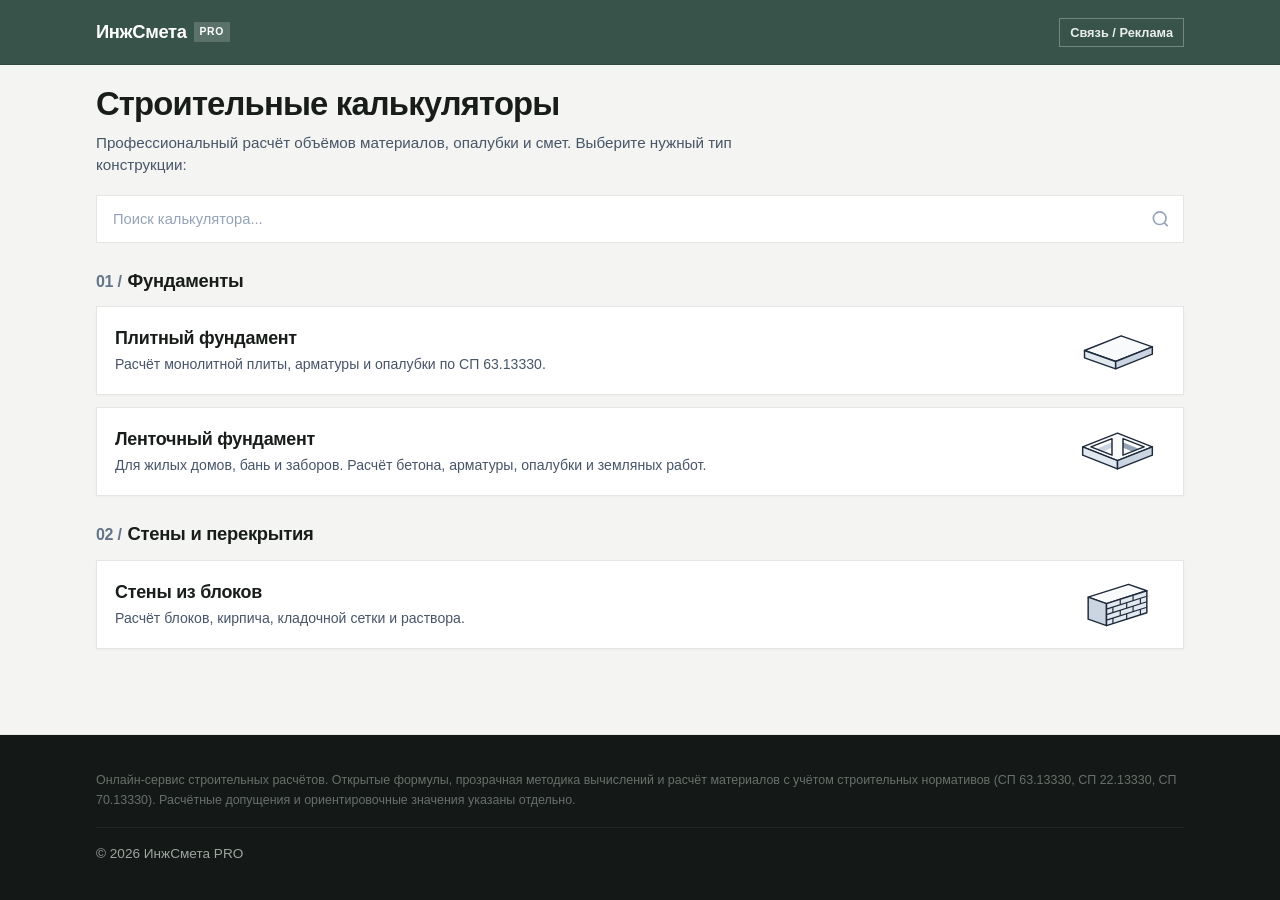
<file: index.html>
<!DOCTYPE html>
<html lang="ru">
<head>
  <meta charset="UTF-8">
  <meta name="viewport" content="width=device-width, initial-scale=1.0">
  <title>ИнжСмета PRO — Профессиональные строительные калькуляторы</title>
  <meta name="description" content="Инженерные калькуляторы расчёта материалов, бетона, арматуры и смет по СП и ГОСТ.">
  <link rel="canonical" href="https://inzhsmeta.ru/">

  <link rel="stylesheet" href="assets/css/base.css">
  <link rel="stylesheet" href="assets/css/layout.css">
  <link rel="stylesheet" href="assets/css/components.css">
  
  
<!-- Yandex.Metrika counter -->
<script type="text/javascript">
    (function(m,e,t,r,i,k,a){
        m[i]=m[i]||function(){(m[i].a=m[i].a||[]).push(arguments)};
        m[i].l=1*new Date();
        for (var j=0; j<document.scripts.length; j++) {
            if (document.scripts[j].src === r) {
                return;
            }
        }
        k=e.createElement(t),a=e.getElementsByTagName(t)[0],
        k.async=1,k.src=r,a.parentNode.insertBefore(k,a);
    })(window, document, 'script',
       'https://mc.yandex.ru/metrika/tag.js?id=113776570', 'ym');
    ym(113776570, 'init', {
        clickmap: true,
        trackLinks: true,
        accurateTrackBounce: true,
        webvisor: true
    });
</script>
<noscript>
    <div>
        <img src="https://mc.yandex.ru/watch/113776570"
             style="position:absolute; left:-9999px;"
             alt="">
    </div>
</noscript>
<!-- /Yandex.Metrika counter -->
</head>
<body>

  <!-- Хедер Slate Green -->
  <header class="site-header">
    <div class="container header-inner">
      <a href="./index.html" class="logo">
        ИнжСмета <span class="logo-badge">PRO</span>
      </a>
      <nav class="header-nav">
        <a href="./contacts.html" class="header-link">Связь / Реклама</a>
      </nav>
    </div>
  </header>

  <main class="site-main">
    <div class="container">
      
      <!-- Заголовок и поиск -->
      <section class="catalog-hero">
        <h1 class="catalog-title">Строительные калькуляторы</h1>
        <p class="catalog-subtitle">
          Профессиональный расчёт объёмов материалов, опалубки и смет. Выберите нужный тип конструкции:
        </p>

        <div class="catalog-search-wrap">
          <input 
            type="search" 
            id="calc-search" 
            class="catalog-search-input" 
            placeholder="Поиск калькулятора..." 
            autocomplete="off"
            aria-label="Поиск строительного калькулятора"
          >
          <svg class="catalog-search-icon" viewBox="0 0 24 24" fill="none" stroke="currentColor" stroke-width="2">
            <circle cx="11" cy="11" r="8"></circle>
            <line x1="21" y1="21" x2="16.65" y2="16.65"></line>
          </svg>
        </div>
      </section>

      <!-- 01 / Фундаменты -->
      <section class="catalog-section" data-group="fundament">
        <h2 class="catalog-group-title"><span class="group-num">01 /</span> Фундаменты</h2>
        <div class="catalog-list">

          <!-- 1. Плитный фундамент (без размерных линий и букв) -->
          <a href="./calculator-fundamenta/calculator-plitnogo-fundamenta/index.html" class="catalog-card">
            <div class="catalog-card-info">
              <h3 class="catalog-card-title">Плитный фундамент</h3>
              <p class="catalog-card-desc">Расчёт монолитной плиты, арматуры и опалубки по СП 63.13330.</p>
            </div>
            <div class="catalog-card-art">
              <svg viewBox="0 0 100 60" class="blueprint-svg">
                <!-- Верхняя плоскость плиты -->
                <polygon points="14,30 54,14 88,26 48,42" fill="#f8fafc" stroke="#1e293b" stroke-width="1.6" stroke-linejoin="round"/>
                <!-- Левый торец -->
                <polygon points="14,30 48,42 48,50 14,38" fill="#e2e8f0" stroke="#1e293b" stroke-width="1.6" stroke-linejoin="round"/>
                <!-- Правый торец (затенённый) -->
                <polygon points="48,42 88,26 88,34 48,50" fill="#cbd5e1" stroke="#1e293b" stroke-width="1.6" stroke-linejoin="round"/>
              </svg>
            </div>
          </a>

          <!-- 2. Ленточный фундамент (монолитный замкнутый контур с перемычкой) -->
          <a href="./404.html" class="catalog-card">
            <div class="catalog-card-info">
              <h3 class="catalog-card-title">Ленточный фундамент</h3>
              <p class="catalog-card-desc">Для жилых домов, бань и заборов. Расчёт бетона, арматуры, опалубки и земляных работ.</p>
            </div>
            <div class="catalog-card-art">
              <svg viewBox="0 0 100 60" class="blueprint-svg">
                <!-- Внутренние задние стенки проёмов -->
                <polygon points="27,27 44,20 44,26 27,33" fill="#cbd5e1"/>
                <polygon points="56,20 73,27 73,33 56,26" fill="#94a3b8"/>
                
                <!-- Верхняя плоскость монолитной ленты с проёмами и перемычкой -->
                <path d="M 12,25 L 50,10 L 88,25 L 50,40 Z 
                         M 21,25 L 44,16 L 44,34 L 21,25 Z 
                         M 56,16 L 79,25 L 56,34 L 56,16 Z" 
                      fill="#f8fafc" stroke="#1e293b" stroke-width="1.6" stroke-linejoin="round" fill-rule="evenodd"/>

                <!-- Внешний левый торец -->
                <polygon points="12,25 50,40 50,49 12,34" fill="#e2e8f0" stroke="#1e293b" stroke-width="1.6" stroke-linejoin="round"/>
                <!-- Внешний правый торец -->
                <polygon points="50,40 88,25 88,34 50,49" fill="#cbd5e1" stroke="#1e293b" stroke-width="1.6" stroke-linejoin="round"/>
              </svg>
            </div>
          </a>

        </div>
      </section>

      <!-- 02 / Стены и перекрытия -->
      <section class="catalog-section" data-group="walls">
        <h2 class="catalog-group-title"><span class="group-num">02 /</span> Стены и перекрытия</h2>
        <div class="catalog-list">

          <!-- 3. Стены из блоков (пропорциональная изометрическая стена с перевязкой) -->
          <a href="./404.html" class="catalog-card">
            <div class="catalog-card-info">
              <h3 class="catalog-card-title">Стены из блоков</h3>
              <p class="catalog-card-desc">Расчёт блоков, кирпича, кладочной сетки и раствора.</p>
            </div>
            <div class="catalog-card-art">
              <svg viewBox="0 0 100 60" class="blueprint-svg">
                <!-- Верх стены -->
                <polygon points="18,22 62,8 82,15 38,29" fill="#f8fafc" stroke="#1e293b" stroke-width="1.6" stroke-linejoin="round"/>
                
                <!-- Левый торец стены -->
                <polygon points="18,22 38,29 38,53 18,46" fill="#cbd5e1" stroke="#1e293b" stroke-width="1.6" stroke-linejoin="round"/>
                
                <!-- Фасадная грань кладки -->
                <polygon points="38,29 82,15 82,39 38,53" fill="#e2e8f0" stroke="#1e293b" stroke-width="1.6" stroke-linejoin="round"/>

                <!-- Горизонтальные швы кладки -->
                <line x1="38" y1="35" x2="82" y2="21" stroke="#1e293b" stroke-width="1.3"/>
                <line x1="38" y1="41" x2="82" y2="27" stroke="#1e293b" stroke-width="1.3"/>
                <line x1="38" y1="47" x2="82" y2="33" stroke="#1e293b" stroke-width="1.3"/>

                <!-- Вертикальные швы блоков (перевязка вразбежку) -->
                <!-- Ряд 1 -->
                <line x1="53" y1="24.2" x2="53" y2="30.2" stroke="#1e293b" stroke-width="1.3"/>
                <line x1="67" y1="19.7" x2="67" y2="25.7" stroke="#1e293b" stroke-width="1.3"/>
                <!-- Ряд 2 -->
                <line x1="45" y1="32.8" x2="45" y2="38.8" stroke="#1e293b" stroke-width="1.3"/>
                <line x1="60" y1="28" x2="60" y2="34" stroke="#1e293b" stroke-width="1.3"/>
                <line x1="75" y1="23.2" x2="75" y2="29.2" stroke="#1e293b" stroke-width="1.3"/>
                <!-- Ряд 3 -->
                <line x1="53" y1="36.2" x2="53" y2="42.2" stroke="#1e293b" stroke-width="1.3"/>
                <line x1="67" y1="31.7" x2="67" y2="37.7" stroke="#1e293b" stroke-width="1.3"/>
                <!-- Ряд 4 -->
                <line x1="45" y1="44.8" x2="45" y2="50.8" stroke="#1e293b" stroke-width="1.3"/>
                <line x1="60" y1="40" x2="60" y2="46" stroke="#1e293b" stroke-width="1.3"/>
                <line x1="75" y1="35.2" x2="75" y2="41.2" stroke="#1e293b" stroke-width="1.3"/>
              </svg>
            </div>
          </a>

        </div>
      </section>

      <!-- Заглушка поиска -->
      <div id="search-empty" class="alert-box alert-warning" hidden>
        По вашему запросу ничего не найдено. Попробуйте ввести «плита», «лента» или «блоки».
      </div>

    </div>
  </main>

  <footer class="site-footer">
    <div class="container footer-inner">
      <div class="footer-disclaimer">
Онлайн-сервис строительных расчётов. Открытые формулы, прозрачная методика вычислений и расчёт материалов с учётом строительных нормативов (СП 63.13330, СП 22.13330, СП 70.13330). Расчётные допущения и ориентировочные значения указаны отдельно.
      </div>
      <div class="footer-bottom">
        <div>&copy; 2026 ИнжСмета PRO</div>
      </div>
    </div>
  </footer>


  <script>
    const searchInput = document.getElementById('calc-search');
    const cards = document.querySelectorAll('.catalog-card');
    const groups = document.querySelectorAll('.catalog-section');
    const emptyNotice = document.getElementById('search-empty');

    searchInput.addEventListener('input', (e) => {
      const q = e.target.value.trim().toLowerCase();
      let totalVisible = 0;

      groups.forEach(group => {
        let groupVisibleCount = 0;
        const groupCards = group.querySelectorAll('.catalog-card');

        groupCards.forEach(card => {
          const text = (card.querySelector('.catalog-card-title').textContent + ' ' + 
                        card.querySelector('.catalog-card-desc').textContent).toLowerCase();
          const match = text.includes(q);
          card.style.display = match ? 'flex' : 'none';
          if (match) groupVisibleCount++;
        });

        group.style.display = groupVisibleCount > 0 ? 'block' : 'none';
        totalVisible += groupVisibleCount;
      });

      emptyNotice.hidden = (totalVisible > 0);
    });
  </script>

</body>
</html>
</file>
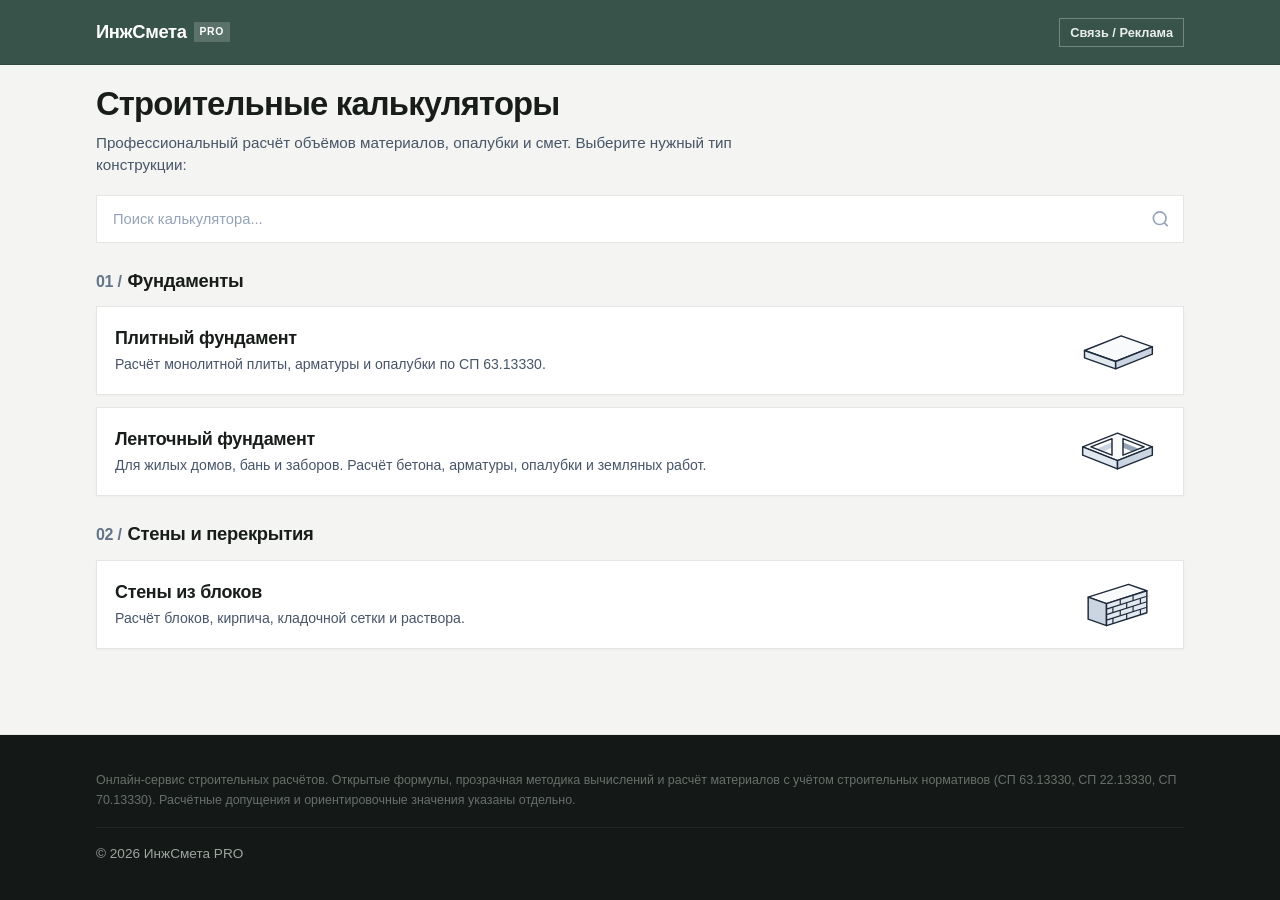
<file: construction_calculators⁠/index.html>
<!DOCTYPE html>
<html lang="ru">
<head>
  <meta charset="UTF-8">
  <meta name="viewport" content="width=device-width, initial-scale=1.0">
  <title>ИнжСмета PRO — Профессиональные строительные калькуляторы</title>
  <meta name="description" content="Инженерные калькуляторы расчёта материалов, бетона, арматуры и смет по СП и ГОСТ.">
  <link rel="canonical" href="https://inzhsmeta.ru/">

  <link rel="stylesheet" href="assets/css/base.css">
  <link rel="stylesheet" href="assets/css/layout.css">
  <link rel="stylesheet" href="assets/css/components.css">
</head>
<body>

  <!-- Хедер Slate Green -->
  <header class="site-header">
    <div class="container header-inner">
      <a href="./index.html" class="logo">
        ИнжСмета <span class="logo-badge">PRO</span>
      </a>
      <nav class="header-nav">
        <a href="./contacts.html" class="header-link">Связь / Реклама</a>
      </nav>
    </div>
  </header>

  <main class="site-main">
    <div class="container">
      
      <!-- Заголовок и поиск -->
      <section class="catalog-hero">
        <h1 class="catalog-title">Строительные калькуляторы</h1>
        <p class="catalog-subtitle">
          Профессиональный расчёт объёмов материалов, опалубки и смет. Выберите нужный тип конструкции:
        </p>

        <div class="catalog-search-wrap">
          <input 
            type="search" 
            id="calc-search" 
            class="catalog-search-input" 
            placeholder="Поиск калькулятора..." 
            autocomplete="off"
            aria-label="Поиск строительного калькулятора"
          >
          <svg class="catalog-search-icon" viewBox="0 0 24 24" fill="none" stroke="currentColor" stroke-width="2">
            <circle cx="11" cy="11" r="8"></circle>
            <line x1="21" y1="21" x2="16.65" y2="16.65"></line>
          </svg>
        </div>
      </section>

      <!-- 01 / Фундаменты -->
      <section class="catalog-section" data-group="fundament">
        <h2 class="catalog-group-title"><span class="group-num">01 /</span> Фундаменты</h2>
        <div class="catalog-list">

          <!-- 1. Плитный фундамент (без размерных линий и букв) -->
          <a href="./calculator-fundamenta/calculator-plitnogo-fundamenta/index.html" class="catalog-card">
            <div class="catalog-card-info">
              <h3 class="catalog-card-title">Плитный фундамент</h3>
              <p class="catalog-card-desc">Расчёт монолитной плиты, арматуры и опалубки по СП 63.13330.</p>
            </div>
            <div class="catalog-card-art">
              <svg viewBox="0 0 100 60" class="blueprint-svg">
                <!-- Верхняя плоскость плиты -->
                <polygon points="14,30 54,14 88,26 48,42" fill="#f8fafc" stroke="#1e293b" stroke-width="1.6" stroke-linejoin="round"/>
                <!-- Левый торец -->
                <polygon points="14,30 48,42 48,50 14,38" fill="#e2e8f0" stroke="#1e293b" stroke-width="1.6" stroke-linejoin="round"/>
                <!-- Правый торец (затенённый) -->
                <polygon points="48,42 88,26 88,34 48,50" fill="#cbd5e1" stroke="#1e293b" stroke-width="1.6" stroke-linejoin="round"/>
              </svg>
            </div>
          </a>

          <!-- 2. Ленточный фундамент (монолитный замкнутый контур с перемычкой) -->
          <a href="./404.html" class="catalog-card">
            <div class="catalog-card-info">
              <h3 class="catalog-card-title">Ленточный фундамент</h3>
              <p class="catalog-card-desc">Для жилых домов, бань и заборов. Расчёт бетона, арматуры, опалубки и земляных работ.</p>
            </div>
            <div class="catalog-card-art">
              <svg viewBox="0 0 100 60" class="blueprint-svg">
                <!-- Внутренние задние стенки проёмов -->
                <polygon points="27,27 44,20 44,26 27,33" fill="#cbd5e1"/>
                <polygon points="56,20 73,27 73,33 56,26" fill="#94a3b8"/>
                
                <!-- Верхняя плоскость монолитной ленты с проёмами и перемычкой -->
                <path d="M 12,25 L 50,10 L 88,25 L 50,40 Z 
                         M 21,25 L 44,16 L 44,34 L 21,25 Z 
                         M 56,16 L 79,25 L 56,34 L 56,16 Z" 
                      fill="#f8fafc" stroke="#1e293b" stroke-width="1.6" stroke-linejoin="round" fill-rule="evenodd"/>

                <!-- Внешний левый торец -->
                <polygon points="12,25 50,40 50,49 12,34" fill="#e2e8f0" stroke="#1e293b" stroke-width="1.6" stroke-linejoin="round"/>
                <!-- Внешний правый торец -->
                <polygon points="50,40 88,25 88,34 50,49" fill="#cbd5e1" stroke="#1e293b" stroke-width="1.6" stroke-linejoin="round"/>
              </svg>
            </div>
          </a>

        </div>
      </section>

      <!-- 02 / Стены и перекрытия -->
      <section class="catalog-section" data-group="walls">
        <h2 class="catalog-group-title"><span class="group-num">02 /</span> Стены и перекрытия</h2>
        <div class="catalog-list">

          <!-- 3. Стены из блоков (пропорциональная изометрическая стена с перевязкой) -->
          <a href="./404.html" class="catalog-card">
            <div class="catalog-card-info">
              <h3 class="catalog-card-title">Стены из блоков</h3>
              <p class="catalog-card-desc">Расчёт блоков, кирпича, кладочной сетки и раствора.</p>
            </div>
            <div class="catalog-card-art">
              <svg viewBox="0 0 100 60" class="blueprint-svg">
                <!-- Верх стены -->
                <polygon points="18,22 62,8 82,15 38,29" fill="#f8fafc" stroke="#1e293b" stroke-width="1.6" stroke-linejoin="round"/>
                
                <!-- Левый торец стены -->
                <polygon points="18,22 38,29 38,53 18,46" fill="#cbd5e1" stroke="#1e293b" stroke-width="1.6" stroke-linejoin="round"/>
                
                <!-- Фасадная грань кладки -->
                <polygon points="38,29 82,15 82,39 38,53" fill="#e2e8f0" stroke="#1e293b" stroke-width="1.6" stroke-linejoin="round"/>

                <!-- Горизонтальные швы кладки -->
                <line x1="38" y1="35" x2="82" y2="21" stroke="#1e293b" stroke-width="1.3"/>
                <line x1="38" y1="41" x2="82" y2="27" stroke="#1e293b" stroke-width="1.3"/>
                <line x1="38" y1="47" x2="82" y2="33" stroke="#1e293b" stroke-width="1.3"/>

                <!-- Вертикальные швы блоков (перевязка вразбежку) -->
                <!-- Ряд 1 -->
                <line x1="53" y1="24.2" x2="53" y2="30.2" stroke="#1e293b" stroke-width="1.3"/>
                <line x1="67" y1="19.7" x2="67" y2="25.7" stroke="#1e293b" stroke-width="1.3"/>
                <!-- Ряд 2 -->
                <line x1="45" y1="32.8" x2="45" y2="38.8" stroke="#1e293b" stroke-width="1.3"/>
                <line x1="60" y1="28" x2="60" y2="34" stroke="#1e293b" stroke-width="1.3"/>
                <line x1="75" y1="23.2" x2="75" y2="29.2" stroke="#1e293b" stroke-width="1.3"/>
                <!-- Ряд 3 -->
                <line x1="53" y1="36.2" x2="53" y2="42.2" stroke="#1e293b" stroke-width="1.3"/>
                <line x1="67" y1="31.7" x2="67" y2="37.7" stroke="#1e293b" stroke-width="1.3"/>
                <!-- Ряд 4 -->
                <line x1="45" y1="44.8" x2="45" y2="50.8" stroke="#1e293b" stroke-width="1.3"/>
                <line x1="60" y1="40" x2="60" y2="46" stroke="#1e293b" stroke-width="1.3"/>
                <line x1="75" y1="35.2" x2="75" y2="41.2" stroke="#1e293b" stroke-width="1.3"/>
              </svg>
            </div>
          </a>

        </div>
      </section>

      <!-- Заглушка поиска -->
      <div id="search-empty" class="alert-box alert-warning" hidden>
        По вашему запросу ничего не найдено. Попробуйте ввести «плита», «лента» или «блоки».
      </div>

    </div>
  </main>

  <footer class="site-footer">
    <div class="container footer-inner">
      <div class="footer-disclaimer">
Онлайн-сервис строительных расчётов. Открытые формулы, прозрачная методика вычислений и расчёт материалов с учётом строительных нормативов (СП 63.13330, СП 22.13330, СП 70.13330). Расчётные допущения и ориентировочные значения указаны отдельно.
      </div>
      <div class="footer-bottom">
        <div>&copy; 2026 ИнжСмета PRO</div>

      
    </div>
  </footer>

  <script>
    const searchInput = document.getElementById('calc-search');
    const cards = document.querySelectorAll('.catalog-card');
    const groups = document.querySelectorAll('.catalog-section');
    const emptyNotice = document.getElementById('search-empty');

    searchInput.addEventListener('input', (e) => {
      const q = e.target.value.trim().toLowerCase();
      let totalVisible = 0;

      groups.forEach(group => {
        let groupVisibleCount = 0;
        const groupCards = group.querySelectorAll('.catalog-card');

        groupCards.forEach(card => {
          const text = (card.querySelector('.catalog-card-title').textContent + ' ' + 
                        card.querySelector('.catalog-card-desc').textContent).toLowerCase();
          const match = text.includes(q);
          card.style.display = match ? 'flex' : 'none';
          if (match) groupVisibleCount++;
        });

        group.style.display = groupVisibleCount > 0 ? 'block' : 'none';
        totalVisible += groupVisibleCount;
      });

      emptyNotice.hidden = (totalVisible > 0);
    });
  </script>

</body>
</html>
</file>
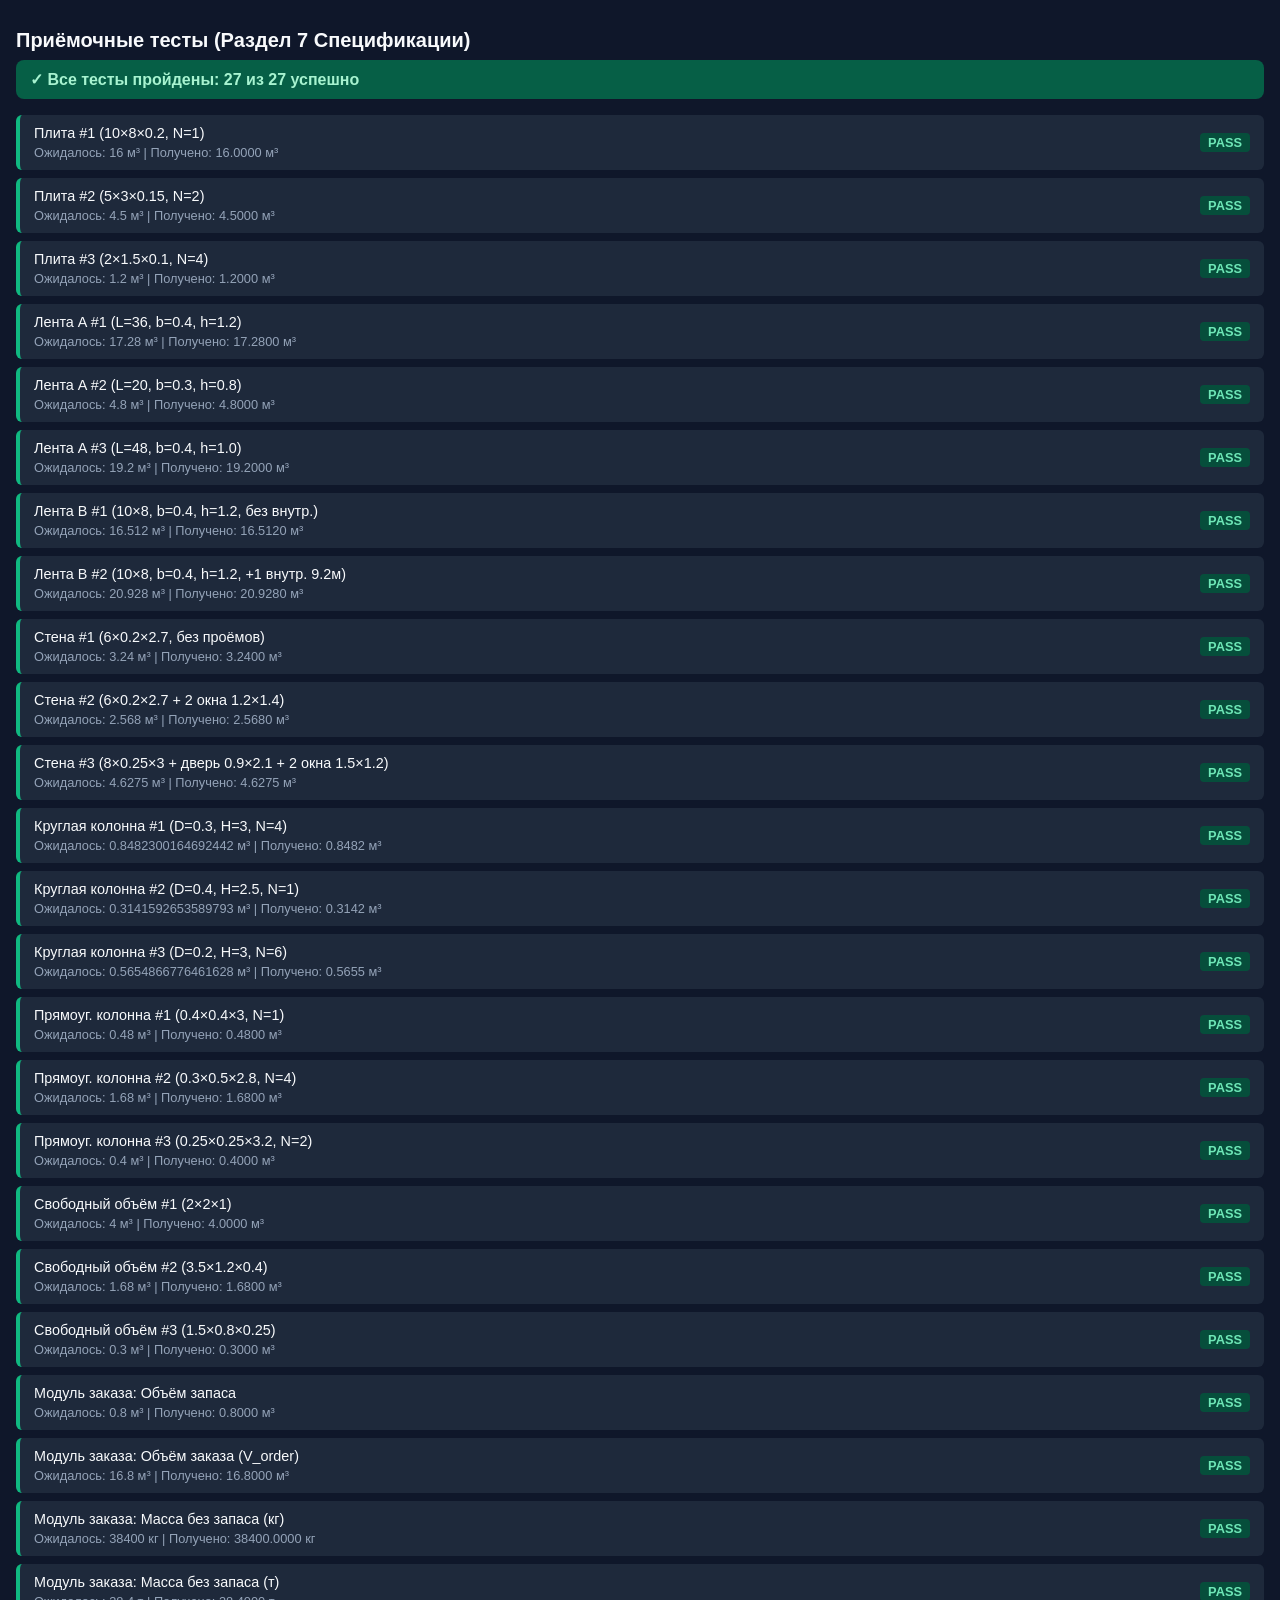
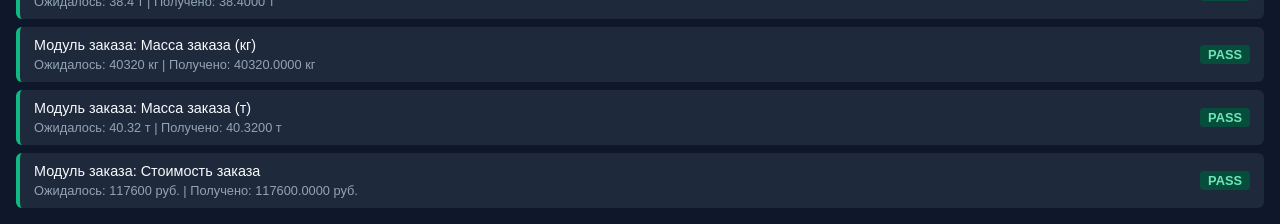
<file: tests/index.html>
<!DOCTYPE html>
<html lang="ru">
<head>
  <meta charset="UTF-8">
  <meta name="viewport" content="width=device-width, initial-scale=1.0">
  <title>Приёмочные тесты — Мастер-спецификация v1.3</title>
  <style>
    body { font-family: -apple-system, BlinkMacSystemFont, "Segoe UI", Roboto, sans-serif; padding: 16px; background: #0f172a; color: #f8fafc; margin: 0; }
    h1 { font-size: 1.25rem; margin-bottom: 8px; }
    .summary { margin-bottom: 16px; font-weight: bold; padding: 10px 14px; border-radius: 8px; }
    .summary.all-pass { background: #065f46; color: #a7f3d0; }
    .summary.has-fail { background: #991b1b; color: #fecaca; }
    .test-list { display: flex; flex-direction: column; gap: 8px; }
    .test-card { padding: 10px 14px; border-radius: 6px; background: #1e293b; display: flex; justify-content: space-between; align-items: center; font-size: 0.9rem; }
    .pass { border-left: 4px solid #10b981; }
    .fail { border-left: 4px solid #ef4444; }
    .badge { font-weight: bold; padding: 2px 8px; border-radius: 4px; font-size: 0.8rem; }
    .badge.pass { background: #064e3b; color: #6ee7b7; border-left: none; }
    .badge.fail { background: #7f1d1d; color: #fca5a5; border-left: none; }
    .details { font-size: 0.8rem; color: #94a3b8; margin-top: 4px; }
  </style>
</head>
<body>
  <h1>Приёмочные тесты (Раздел 7 Спецификации)</h1>
  <div id="summary" class="summary">Выполнение тестов...</div>
  <div id="list" class="test-list"></div>

  <script type="module">
    import { runAcceptanceTests } from './run-tests.js';

    const results = runAcceptanceTests();
    const listEl = document.getElementById('list');
    const summaryEl = document.getElementById('summary');

    let passedCount = 0;

    results.forEach(t => {
      if (t.passed) passedCount++;
      const card = document.createElement('div');
      card.className = `test-card ${t.passed ? 'pass' : 'fail'}`;
      card.innerHTML = `
        <div>
          <div>${t.name}</div>
          <div class="details">Ожидалось: ${t.expected} ${t.unit} | Получено: ${t.actual.toFixed(4)} ${t.unit}</div>
        </div>
        <span class="badge ${t.passed ? 'pass' : 'fail'}">${t.passed ? 'PASS' : 'FAIL'}</span>
      `;
      listEl.appendChild(card);
    });

    if (passedCount === results.length) {
      summaryEl.className = 'summary all-pass';
      summaryEl.textContent = `✓ Все тесты пройдены: ${passedCount} из ${results.length} успешно`;
    } else {
      summaryEl.className = 'summary has-fail';
      summaryEl.textContent = `✗ Ошибки: ${passedCount} успешно, ${results.length - passedCount} провалено`;
    }
  </script>
</body>
</html>
</file>
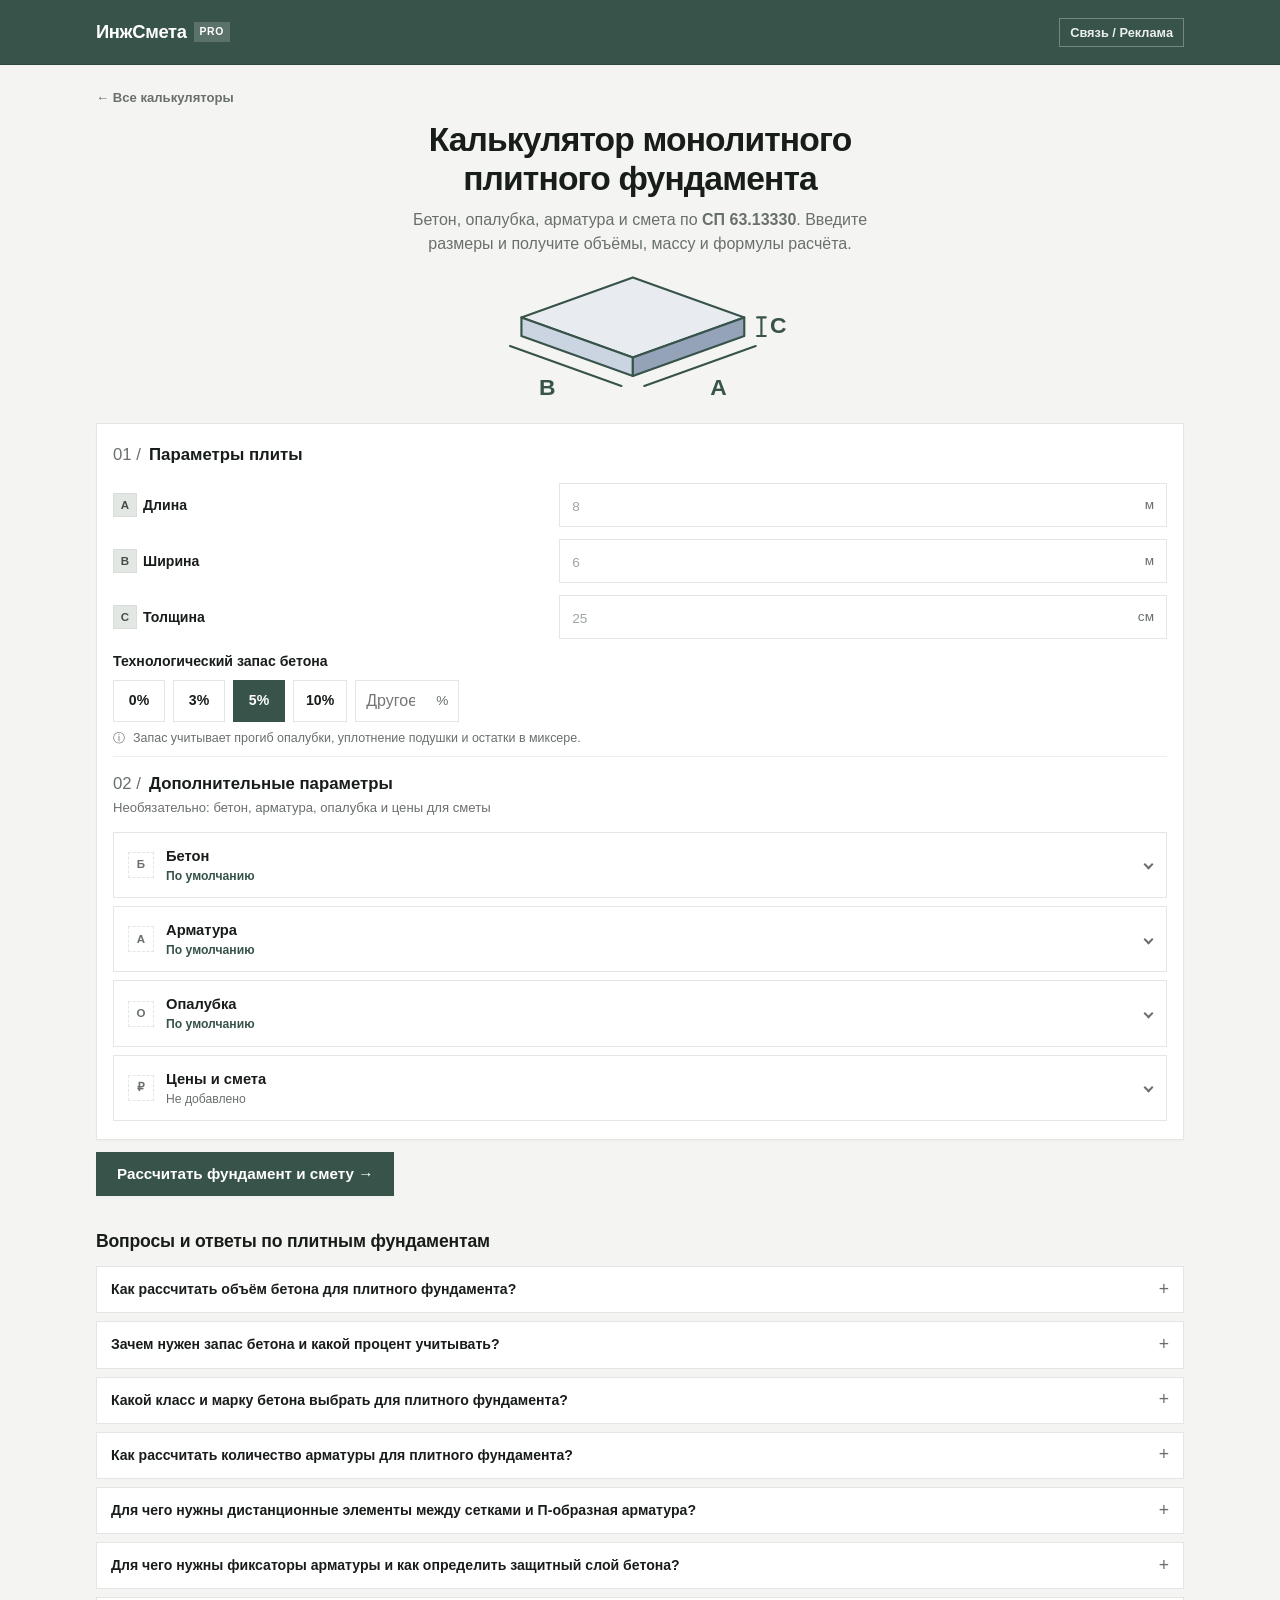
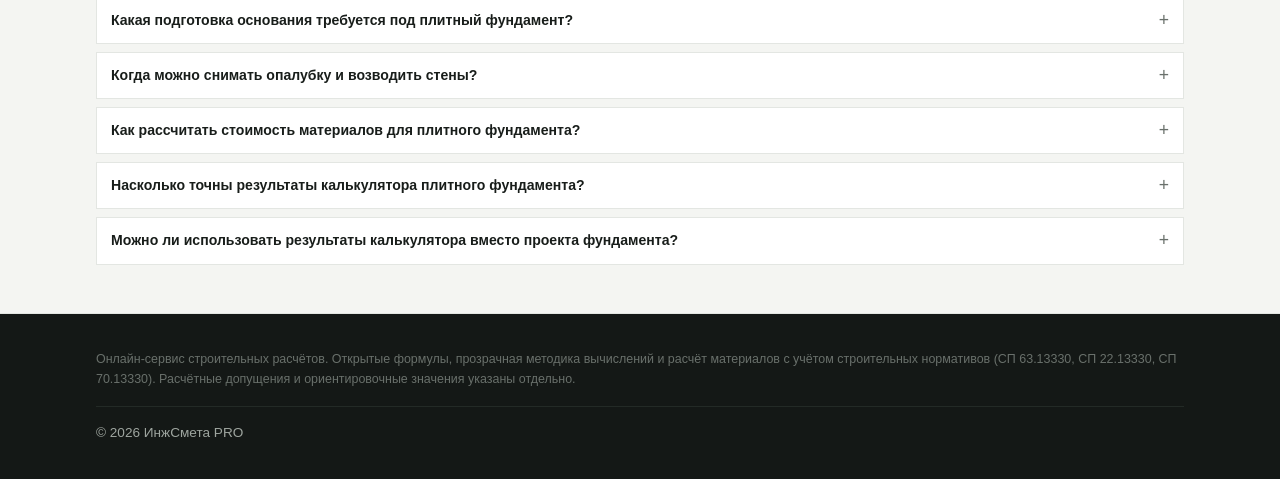
<file: calculator-fundamenta/calculator-plitnogo-fundamenta/index.html>
<!DOCTYPE html>

<html lang="ru">
<head>
  <meta charset="UTF-8">
  <meta name="viewport" content="width=device-width, initial-scale=1.0">
  <title>Калькулятор плитного фундамента — расчёт бетона, опалубки и арматуры</title>
  <meta name="description" content="Предварительный онлайн-расчёт материалов для плитного фундамента: объём бетона, ориентировочный расход арматуры, опалубки и стоимость. Результат требует проверки по проекту и условиям строительства.">

  <link rel="stylesheet" href="../../assets/css/base.css">
  <link rel="stylesheet" href="../../assets/css/layout.css">
  <link rel="stylesheet" href="../../assets/css/components.css">
  <link rel="stylesheet" href="../../assets/css/calculator.css">
  
<!-- Yandex.Metrika counter -->
<script type="text/javascript">
    (function(m,e,t,r,i,k,a){
        m[i]=m[i]||function(){(m[i].a=m[i].a||[]).push(arguments)};
        m[i].l=1*new Date();
        for (var j = 0; j < document.scripts.length; j++) {if (document.scripts[j].src === r) { return; }}
        k=e.createElement(t),a=e.getElementsByTagName(t)[0],k.async=1,k.src=r,a.parentNode.insertBefore(k,a)
    })(window, document,'script','https://mc.yandex.ru/metrika/tag.js?id=113776570', 'ym');

    ym(113776570, 'init', {ssr:true, webvisor:true, clickmap:true, ecommerce:"dataLayer", referrer: document.referrer, url: location.href, accurateTrackBounce:true, trackLinks:true});
</script>
<noscript><div><img src="https://mc.yandex.ru/watch/113776570" style="position:absolute; left:-9999px;" alt="" /></div></noscript>
<!-- /Yandex.Metrika counter -->
</head>

<body>

  <!-- Шапка сайта -->
<!-- ===== ШАПКА САЙТА ===== -->
<header class="site-header">
  <div class="container header-inner">
    <a href="../../index.html" class="logo">
      ИнжСмета <span class="logo-badge">PRO</span>
    </a>
    <nav class="header-nav">
      <!-- Ссылка на обратную связь и рекламу -->
      <a href="../../contacts.html" class="header-link">Связь / Реклама</a>
    </nav>
  </div>
</header>

<!-- ===== ОСНОВНОЙ КОНТЕНТ ===== -->
<main class="site-main">
  <div class="container">

    <!-- Аккуратный возврат в каталог вместо трёхэтажных крошек -->
    <nav class="nav-back" aria-label="Навигация назад">
      <a href="../../index.html">← Все калькуляторы</a>
    </nav>

      <!-- Hero: заголовок + статичная схема обозначений -->
      <section class="hero-section hero-split">
        <div class="hero-text">
<h1 class="hero-title">Калькулятор монолитного<br>плитного фундамента</h1>
<p class="hero-subtitle">
  Бетон, опалубка, арматура и смета по <strong>СП 63.13330</strong>. Введите размеры и получите объёмы, массу и формулы расчёта.
</p>
        </div>

        <div id="template-visualizer" class="hero-art">
          <svg viewBox="0 0 210 100" class="schema-svg" role="img" aria-label="Плита: A — длина, B — ширина, C — толщина">
            <g stroke="#334155" stroke-width="1.5" stroke-linejoin="round">
              <path d="M100 8l78 28-78 28-78-28z" fill="#e8ebef"/>
              <path d="M22 36l78 28v13L22 49z" fill="#cbd5e1"/>
              <path d="M100 64l78-28v13l-78 28z" fill="#94a3b8"/>
            </g>
            <g stroke="#2563eb" stroke-width="1.5" stroke-linecap="round" fill="none">
              <path d="M14 56l78 28M108 84l78-28M190 36v13M187 36h6M187 49h6"/>
            </g>
            <g fill="#2563eb" font-size="16" font-weight="700">
              <text x="40" y="90" text-anchor="middle">B</text>
              <text x="160" y="90" text-anchor="middle">A</text>
              <text x="196" y="47">C</text>
            </g>
          </svg>
        </div>
      </section>

      <form id="slab-form" novalidate>

        <!-- ===== 01. ОСНОВНОЕ: параметры плиты ===== -->
        <section class="panel" aria-labelledby="title-main">
          <h2 class="panel-title" id="title-main"><span class="panel-num">01 /</span> Параметры плиты</h2>

          <div class="field-row">
            <label class="field-label" for="slab-length"><span class="badge-letter">A</span> Длина</label>
            <div class="field-input">
              <input type="number" id="slab-length" name="length" placeholder="8" step="any" min="1" max="100" inputmode="decimal" required>
              <span class="field-unit">м</span>
            </div>
          </div>

          <div class="field-row">
            <label class="field-label" for="slab-width"><span class="badge-letter">B</span> Ширина</label>
            <div class="field-input">
              <input type="number" id="slab-width" name="width" placeholder="6" step="any" min="1" max="100" inputmode="decimal" required>
              <span class="field-unit">м</span>
            </div>
          </div>

          <div class="field-row">
            <label class="field-label" for="slab-thickness"><span class="badge-letter">C</span> Толщина</label>
            <div class="field-input">
              <input type="number" id="slab-thickness" name="thicknessCm" placeholder="25" step="any" min="5" max="200" inputmode="decimal" required>
              <span class="field-unit">см</span>
            </div>
          </div>

          <!-- Запас бетона -->
          <fieldset class="chips" id="reserve-chips">
            <legend class="chips-legend">Технологический запас бетона</legend>
            <label class="chip"><input type="radio" name="reserveChip" value="0"><span>0%</span></label>
            <label class="chip"><input type="radio" name="reserveChip" value="3"><span>3%</span></label>
            <label class="chip"><input type="radio" name="reserveChip" value="5" checked><span>5%</span></label>
            <label class="chip"><input type="radio" name="reserveChip" value="10"><span>10%</span></label>
            <label class="chip-custom">
              <input type="number" id="reserve-custom" placeholder="Другое" min="0" max="25" step="any" inputmode="decimal" aria-label="Свой запас бетона, %">
              <span class="field-unit">%</span>
            </label>
            <input type="hidden" id="reserve-input" name="reservePercent" value="5">
          </fieldset>
          <p class="field-hint">
            <span aria-hidden="true">ⓘ</span>
            <span>Запас учитывает прогиб опалубки, уплотнение подушки и остатки в миксере.</span>
          </p>


        <!-- ===== 02. ДОПОЛНИТЕЛЬНО: 4 раскрывающихся блока ===== -->
        <div class="panel-section" aria-labelledby="title-extra">
          <h2 class="panel-title" id="title-extra"><span class="panel-num">02 /</span> Дополнительные параметры</h2>
          <p class="panel-sub">Необязательно: бетон, арматура, опалубка и цены для сметы</p>

          <div class="acc-group">

            <!-- Бетон -->
            <details class="acc" id="acc-concrete">
              <summary class="acc-summary">
                <span class="acc-icon" aria-hidden="true">Б</span>
                <span class="acc-head"><span class="acc-title">Бетон</span><span class="acc-status" id="acc-status-concrete">Не добавлено</span></span>
              </summary>
              <div class="acc-body">
                <div class="field-row field-row-stack">
                  <label class="field-label" for="concrete-grade">Марка бетона</label>
                  <div class="field-input">
                    <select id="concrete-grade" name="concreteGrade">
                      <option value="" data-sand="1.9" data-gravel="2.8" selected>Не выбрано (по умолчанию М300)</option>
                      <option value="М100 (В7,5)" data-sand="4.6" data-gravel="7.0">М100 (В7,5)</option>
                      <option value="М150 (В12,5)" data-sand="3.5" data-gravel="5.7">М150 (В12,5)</option>
                      <option value="М200 (В15)" data-sand="2.8" data-gravel="4.8">М200 (В15)</option>
                      <option value="М250 (В20)" data-sand="2.1" data-gravel="3.9">М250 (В20)</option>
                      <option value="М300 (В22,5)" data-sand="1.9" data-gravel="2.8">М300 (В22,5)</option>
                      <option value="М350 (В25)" data-sand="1.5" data-gravel="2.5">М350 (В25)</option>
                      <option value="М400 (В30)" data-sand="1.2" data-gravel="2.2">М400 (В30)</option>
<option value="М450 (В35)" data-sand="1.1" data-gravel="2.0">М450 (В35)</option>
<option value="М500 (В40)" data-sand="1.0" data-gravel="1.8">М500 (В40)</option>
<option value="М600 (В45)" data-sand="0.8" data-gravel="1.6">М600 (В45)</option>
                    </select>
                  </div>
                </div>
                <label class="acc-toggle"><span>Замес вручную</span><input type="checkbox" class="sw" id="toggle-manual-mix"></label>
                <fieldset id="block-manual-mix" class="acc-fields" disabled>
                  <div class="field-row"><label class="field-label" for="ratio-cement"><span class="badge-letter">B1</span> Доля цемента</label><div class="field-input"><input type="number" id="ratio-cement" placeholder="1" value="1" step="any" min="0.1" inputmode="decimal" required></div></div>
                  <div class="field-row"><label class="field-label" for="ratio-sand"><span class="badge-letter">B2</span> Доля песка</label><div class="field-input"><input type="number" id="ratio-sand" placeholder="1.9" value="1.9" step="any" min="0.1" inputmode="decimal" required></div></div>
                  <div class="field-row"><label class="field-label" for="ratio-gravel"><span class="badge-letter">B3</span> Доля щебня</label><div class="field-input"><input type="number" id="ratio-gravel" placeholder="2.8" value="2.8" step="any" min="0.1" inputmode="decimal" required></div></div>
                </fieldset>
              </div>
            </details>

            <!-- Арматура -->
            <details class="acc" id="acc-rebar">
              <summary class="acc-summary">
                <span class="acc-icon" aria-hidden="true">А</span>
                <span class="acc-head"><span class="acc-title">Арматура</span><span class="acc-status on" id="acc-status-rebar">По умолчанию</span></span>
              </summary>
              <div class="acc-body">
                <label class="acc-toggle"><span>Свои параметры</span><input type="checkbox" class="sw" id="toggle-rebar" aria-label="Свои параметры: Арматура"></label>
                <fieldset id="block-rebar" class="acc-fields" disabled>
                  <div class="field-row">
                    <label class="field-label" for="rebar-stock-length">
                      <span class="badge-letter">M0</span> Длина хлыста
                      <details class="hint-tip">
                        <summary aria-label="Справка">?</summary>
                        <div class="hint-dropdown">
                          6 м — нарезка под доставку «Газелью» или манипулятором. 11.7 м — заводской хлыст под длинномер. Влияет на количество стыков внахлёст.
                        </div>
                      </details>
                    </label>
                    <div class="field-input">
                      <select id="rebar-stock-length">
                        <option value="6" selected>6 м (под нарезку / Газель)</option>
                        <option value="11.7">11.7 м (хлыст / длинномер)</option>
                      </select>
                    </div>
                  </div>
                  <div class="field-row">
                    <label class="field-label" for="rebar-layers"><span class="badge-letter">M1</span> Сетки (ярусы)</label>
                    <div class="field-input">
<select id="rebar-layers" required>
  <option value="1">1 сетка</option>
  <option value="2" selected>2 сетки</option>
</select>                    </div>
                  </div>
                  <div class="field-row">
                    <label class="field-label" for="rebar-diameter"><span class="badge-letter">M2</span> Диаметр рабочей</label>
                    <div class="field-input">
                      <select id="rebar-diameter" required>
                        <option value="6">6</option>
                        <option value="8">8</option>
                        <option value="10">10</option>
                        <option value="12" selected>12</option>
                        <option value="14">14</option>
                        <option value="16">16</option>
                        <option value="18">18</option>
                        <option value="20">20</option>
                        <option value="22">22</option>
                        <option value="25">25</option>
                      </select>
                      <span class="field-unit">мм</span>
                    </div>
                  </div>
                  <div class="field-row">
                    <label class="field-label" for="rebar-clamps-dia">
                      <span class="badge-letter">M3</span> Диаметр хомутов
                      <details class="hint-tip">
                        <summary aria-label="Справка">?</summary>
                        <div class="hint-dropdown">
                          <strong>П-образные элементы и лягушки:</strong> связывают две сетки между собой и армируют торцы плиты от растрескивания. Обычно берут Ø8 мм при рабочей Ø12 мм.
                        </div>
                      </details>
                    </label>
                    <div class="field-input">
                      <select id="rebar-clamps-dia" required>
                        <option value="6">6</option>
                        <option value="8" selected>8</option>
                        <option value="10">10</option>
                        <option value="12">12</option>
                      </select>
                      <span class="field-unit">мм</span>
                    </div>
                  </div>

                  <div class="field-row"><label class="field-label" for="rebar-step-x"><span class="badge-letter">M4</span> Ширина ячейки</label><div class="field-input"><input type="number" id="rebar-step-x" placeholder="20" value="20" step="any" min="5" max="100" inputmode="decimal" required><span class="field-unit">см</span></div></div>
                  <div class="field-row"><label class="field-label" for="rebar-step-y"><span class="badge-letter">M5</span> Длина ячейки</label><div class="field-input"><input type="number" id="rebar-step-y" placeholder="20" value="20" step="any" min="5" max="100" inputmode="decimal" required><span class="field-unit">см</span></div></div>
                </fieldset>
              </div>
            </details>

            <!-- Опалубка -->
            <details class="acc" id="acc-formwork">
              <summary class="acc-summary">
                <span class="acc-icon" aria-hidden="true">О</span>
                <span class="acc-head"><span class="acc-title">Опалубка</span><span class="acc-status on" id="acc-status-formwork">По умолчанию</span></span>
              </summary>
              <div class="acc-body">
                <label class="acc-toggle"><span>Свои параметры</span><input type="checkbox" class="sw" id="toggle-formwork" aria-label="Свои параметры: Опалубка"></label>
                <fieldset id="block-formwork" class="acc-fields" disabled>
                  <div class="field-row"><label class="field-label" for="board-width"><span class="badge-letter">S1</span> Ширина доски</label><div class="field-input"><input type="number" id="board-width" placeholder="150" value="150" step="any" min="50" max="500" inputmode="decimal" required><span class="field-unit">мм</span></div></div>
                  <div class="field-row"><label class="field-label" for="board-thickness"><span class="badge-letter">S2</span> Толщина доски</label><div class="field-input"><input type="number" id="board-thickness" placeholder="40" value="40" step="any" min="15" max="150" inputmode="decimal" required><span class="field-unit">мм</span></div></div>
                  <div class="field-row"><label class="field-label" for="board-length"><span class="badge-letter">S3</span> Длина доски</label><div class="field-input"><input type="number" id="board-length" placeholder="6" value="6" step="any" min="1" max="12" inputmode="decimal" required><span class="field-unit">м</span></div></div>
                </fieldset>
              </div>
            </details>

            <!-- Цены и смета -->
            <details class="acc" id="acc-estimate">
              <summary class="acc-summary">
                <span class="acc-icon" aria-hidden="true">₽</span>
                <span class="acc-head"><span class="acc-title">Цены и смета</span><span class="acc-status" id="acc-status-estimate">Не добавлено</span></span>
              </summary>
              <div class="acc-body">
                <label class="acc-toggle acc-toggle-bare"><input type="checkbox" class="sw" id="toggle-estimate" aria-label="Включить: Цены и смета"></label>
                <fieldset id="block-estimate" class="acc-fields" disabled>
                  <div class="field-row"><label class="field-label" for="price-concrete">Цена бетона</label><div class="field-input"><input type="number" id="price-concrete" placeholder="5500" min="0" step="any" inputmode="decimal"><span class="field-unit">₽/м³</span></div></div>
                  <div class="field-row"><label class="field-label" for="price-rebar">Цена арматуры</label><div class="field-input"><input type="number" id="price-rebar" placeholder="65000" min="0" step="any" inputmode="decimal"><span class="field-unit">₽/т</span></div></div>
                  <div class="field-row"><label class="field-label" for="price-board">Цена пиломатериалов (доска и брус)</label><div class="field-input"><input type="number" id="price-board" placeholder="18000" min="0" step="any" inputmode="decimal"><span class="field-unit">₽/м³</span></div></div>
                </fieldset>
              </div>
            </details>

          </div>
        </section>

<div id="form-warn" class="alert-box alert-danger" role="alert" hidden>
  Заполните выделенные поля корректными значениями или выключите ненужные блоки.
</div>

<div id="calc-status" class="form-status" hidden role="status"></div>
        <div class="form-actions">
          <button type="submit" class="btn btn-primary btn-submit">Рассчитать фундамент и смету →</button>
        </div>
      </form>

      <!-- ===== 03. РЕЗУЛЬТАТ ===== -->
      <!-- ===== 03. РЕЗУЛЬТАТ ===== -->
      <section id="results-root" class="results-container" hidden>

        <!-- ШАПКА ДЛЯ PDF (на экране смартфона скрыта, активна только при печати) -->
        <div class="print-header">
          <div class="print-brand">
            <div class="print-logo">ИнжСмета <span>PRO</span></div>
            <div class="print-tagline">Инженерный расчёт строительных конструкций • СП 63.13330</div>
          </div>
          <div class="print-meta">
            <div><strong>Лист:</strong> Спецификация материалов</div>
            <div><strong>Дата:</strong> <span id="print-date"></span></div>
            <div><strong>Объект:</strong> Монолитная плита фундамента</div>
          </div>
        </div>

        <article class="panel report-card" aria-labelledby="title-result">
          <h2 class="panel-title" id="title-result"><span class="panel-num">03 /</span> Результат расчёта</h2>

          <div class="result-hero">
            <div class="result-col">
              <span class="result-label">Объём без запаса</span>
              <span class="result-value"><strong id="res-geom-volume">0.00</strong> м³</span>
            </div>
            <div class="result-col result-col-main">
              <span class="result-label">Объём бетона к заказу</span>
              <span class="result-value"><strong class="val-order" id="res-order-volume">0.00</strong> м³</span>
              <span class="result-sub" id="res-reserve-label">М300 (В22,5) · с учётом запаса 5%</span>
              <span class="result-sub" id="res-formula-inline"></span>
            </div>
          </div>

          <p class="result-note">Расчёт геометрического объёма. Фактический заказ зависит от проектных требований и условий заливки.</p>

          <!-- Чертёж в масштабе (линии наследуют цвет темы) -->
          <div id="result-visualizer" class="visualizer-container">
            <div class="visualizer-card">
              <svg viewBox="0 0 420 220" class="schema-svg" id="dynamic-svg" role="img" aria-label="Чертёж плиты в масштабе">
                <polygon id="dyn-poly-top" fill="#e2e8f0" stroke="#1e293b" stroke-width="2" stroke-linejoin="round"/>
                <polygon id="dyn-poly-left" fill="#cbd5e1" stroke="#1e293b" stroke-width="2" stroke-linejoin="round"/>
                <polygon id="dyn-poly-right" fill="#94a3b8" stroke="#1e293b" stroke-width="2" stroke-linejoin="round"/>

                <path id="dyn-line-a" stroke="currentColor" stroke-width="1.8" stroke-linecap="round" fill="none"/>
                <text id="dyn-text-a" fill="currentColor" font-weight="700" font-size="12" text-anchor="middle"></text>

                <path id="dyn-line-b" stroke="currentColor" stroke-width="1.8" stroke-linecap="round" fill="none"/>
                <text id="dyn-text-b" fill="currentColor" font-weight="700" font-size="12" text-anchor="middle"></text>

                <line id="dyn-line-c" stroke="currentColor" stroke-width="1.8"/>
                <line id="dyn-tick-c1" stroke="currentColor" stroke-width="1.8"/>
                <line id="dyn-tick-c2" stroke="currentColor" stroke-width="1.8"/>
                <text id="dyn-text-c" fill="currentColor" font-weight="700" font-size="12"></text>
              </svg>
            </div>
          </div>

          <!-- Ведомость -->
          <h3 class="subsection-title">Ведомость материалов</h3>
          <table class="report-table">
            <tbody>
              <!-- Параметры плиты и бетон -->
              <tr class="report-row report-row-header">
                <td colspan="2">Параметры плиты и логистика</td>
              </tr>
              <tr class="report-row">
                <td class="col-label">Площадь подошвы плиты (основания)</td>
                <td class="col-value"><span id="res-base-area">0.00</span> м²</td>
              </tr>
              <tr class="report-row">
                <td class="col-label">Периметр фундамента</td>
                <td class="col-value"><span id="res-perimeter">0.00</span> м</td>
              </tr>
              <tr class="report-row">
                <td class="col-label">
                  Ориентировочная масса плиты
                  <div class="label-sub">удельный вес ЖБИ ≈ 2.5 т/м³ (СП 20.13330)</div>
                </td>
                <td class="col-value"><span id="res-slab-weight">0.0</span> т</td>
              </tr>
              <tr class="report-row" id="row-mixers">
                <td class="col-label">
                  Логистика бетонной смеси
                  <div class="label-sub">стандартный автобетоносмеситель 7 м³</div>
                </td>
                <td class="col-value"><strong id="res-mixers-count">0 рейсов</strong></td>
              </tr>

              <!-- Ручной замес -->
              <tr class="report-row" id="row-manual-mix" hidden>
                <td class="col-label">
                  <span id="res-manual-title">Состав для замеса</span>
                  <div class="label-sub" id="res-manual-sub">Цемент, песок, щебень, вода</div>
                </td>
                <td class="col-value"><strong id="res-manual-bags">0 меш.</strong></td>
              </tr>

              <!-- Опалубка и пиломатериалы -->
              <tr class="report-row report-row-header" id="sec-header-formwork" hidden>
                <td colspan="2">Опалубка и пиломатериалы</td>
              </tr>
              <tr class="report-row" id="row-formwork-area" hidden>
                <td class="col-label">Площадь боковой опалубки</td>
                <td class="col-value"><span id="res-formwork-area">0.00</span> м²</td>
              </tr>
              <tr class="report-row" id="row-formwork-boards" hidden>
                <td class="col-label">
                  <span id="res-boards-title">Доска опалубки</span>
                  <div class="label-sub" id="res-boards-pieces">~0 шт.</div>
                </td>
                <td class="col-value"><strong id="res-boards-volume">0.00</strong> м³</td>
              </tr>
              <tr class="report-row" id="row-formwork-timber" hidden>
                <td class="col-label">
                  Брус для упоров и колышков (50×50 мм)
                  <div class="label-sub" id="res-timber-sub">шаг упоров 60 см по периметру</div>
                </td>
                <td class="col-value"><strong id="res-timber-volume">0.00</strong> м³</td>
              </tr>

              <!-- Арматурный каркас -->
              <tr class="report-row report-row-header" id="sec-header-rebar" hidden>
                <td colspan="2">Арматурный каркас и крепёж</td>
              </tr>
              <tr class="report-row" id="row-rebar-main" hidden>
                <td class="col-label">
                  <span id="res-rebar-title">Рабочая арматура А500С</span>
                  <div class="label-sub" id="res-rebar-length">0 пог. м</div>
                </td>
                <td class="col-value"><strong id="res-rebar-weight">0</strong> кг</td>
              </tr>
              <tr class="report-row" id="row-rebar-clamps" hidden>
                <td class="col-label">
                  <span id="res-clamps-title">П-шки торцов и лягушки</span>
                  <div class="label-sub" id="res-clamps-length">0 пог. м</div>
                </td>
                <td class="col-value"><strong id="res-clamps-weight">0</strong> кг</td>
              </tr>
              <tr class="report-row" id="row-rebar-wire" hidden>
                <td class="col-label">
                  Вязальная проволока (ГОСТ 3282-74)
                  <div class="label-sub" id="res-wire-sub">моток Ø1.2 мм</div>
                </td>
                <td class="col-value"><strong id="res-wire-weight">0</strong> кг</td>
              </tr>
              <tr class="report-row" id="row-rebar-chairs" hidden>
                <td class="col-label">
                  Фиксаторы защитного слоя («стульчики»)
                  <div class="label-sub">норма 5 шт./м² под нижний ярус (35–40 мм)</div>
                </td>
                <td class="col-value"><strong id="res-chairs-count">0</strong> шт.</td>
              </tr>
            </tbody>
          </table>

          <div class="report-steps">
            <details class="steps-collapsible">
              <summary>Показать математическую раскладку и формулы</summary>
              <div class="steps-list" id="res-formula-breakdown"></div>
            </details>
          </div>
        </article>

        <!-- ===== 04. СМЕТА ===== -->
        <article class="panel report-card" id="estimate-card" aria-labelledby="title-estimate" hidden>
          <h2 class="panel-title" id="title-estimate"><span class="panel-num">04 /</span> Смета материалов</h2>
          <p class="panel-sub">Расчёт стоимости по указанным вами расценкам</p>

          <table class="report-table">
            <tbody>
              <tr class="report-row" id="est-row-concrete" hidden>
                <td class="col-label">
                  Бетонная смесь с запасом
                  <div class="label-sub" id="est-sub-concrete">0 м³ × 0 ₽</div>
                </td>
                <td class="col-value"><span id="est-cost-concrete">0</span> ₽</td>
              </tr>
              <tr class="report-row" id="est-row-rebar" hidden>
                <td class="col-label">
                  Арматурный прокат (рабочая + крепёжная)
                  <div class="label-sub" id="est-sub-rebar">0 т × 0 ₽</div>
                </td>
                <td class="col-value"><span id="est-cost-rebar">0</span> ₽</td>
              </tr>
              <tr class="report-row" id="est-row-board" hidden>
                <td class="col-label">
                  Пиломатериал для опалубки (доска и брус)
                  <div class="label-sub" id="est-sub-board">0 м³ × 0 ₽</div>
                </td>
                <td class="col-value"><span id="est-cost-board">0</span> ₽</td>
              </tr>
              <tr class="report-row row-cost-highlight">
                <td class="col-label"><strong>Итого по смете материалов</strong></td>
                <td class="col-value"><strong class="val-cost" id="est-total-cost">0</strong> ₽</td>
              </tr>
            </tbody>
          </table>
        </article>

        <!-- Кнопки действий -->
        <div class="result-actions">
          <button type="button" id="btn-copy" class="btn btn-secondary">Скопировать результат</button>
          <button type="button" id="btn-print" class="btn btn-secondary">Печать / PDF</button>
        </div>

        <!-- ПОДВАЛ ДЛЯ PDF СО ШТАМПОМ ПОДПИСЕЙ -->
        <div class="print-footer">
          <div class="print-signatures">
            <div class="sig-col">
              <span class="sig-label">Расчёт составил:</span>
              <div class="sig-line"></div>
            </div>
            <div class="sig-col">
              <span class="sig-label">Заказчик / Технадзор:</span>
              <div class="sig-line"></div>
            </div>
          </div>
          <div class="print-footnote">
            Документ сформирован на сервисе inzhsmeta.ru. Расчёт является ориентировочным и подлежит согласованию с проектной документацией объекта.
          </div>
        </div>

      </section>


      <!-- FAQ -->
<section class="faq-section">
  <h2 class="faq-title">Вопросы и ответы по плитным фундаментам</h2>
  <div class="faq-list">
    <details class="faq-item">
      <summary class="faq-question">Как рассчитать объём бетона для плитного фундамента?</summary>
      <div class="faq-answer">
        Для расчёта объёма прямоугольной плиты необходимо умножить её длину на ширину и толщину. Все размеры должны быть выражены в одинаковых единицах измерения. Если конструкция включает рёбра, выступы или другие дополнительные элементы, их объём учитывается отдельно с учётом принятой расчётной схемы. Полученный результат представляет собой геометрический объём бетона и не является проверкой несущей способности фундамента.
      </div>
    </details>
    <details class="faq-item">
      <summary class="faq-question">Зачем нужен запас бетона и какой процент учитывать?</summary>
      <div class="faq-answer">
        Запас увеличивает расчётный объём бетона на заданный процент и помогает предварительно оценить количество смеси для заказа. Например, при геометрическом объёме 10 м³ и запасе 5% расчётный объём составит 10,5 м³. Необходимая величина запаса зависит от точности размеров, подготовки основания, особенностей опалубки и технологии бетонирования. Запас не гарантирует компенсацию всех возможных потерь и отклонений на строительной площадке.
      </div>
    </details>
    <details class="faq-item">
      <summary class="faq-question">Какой класс и марку бетона выбрать для плитного фундамента?</summary>
      <div class="faq-answer">
        Требования к бетону определяются проектом с учётом нагрузок, условий эксплуатации и воздействия окружающей среды. При выборе могут учитываться класс бетона по прочности, марка по водонепроницаемости и марка по морозостойкости. Эти характеристики описывают разные свойства материала и не заменяют друг друга. По одному только типу фундамента нельзя универсально определить подходящие характеристики бетонной смеси. Перед заказом бетона следует сверить требования с проектной документацией.
      </div>
    </details>
    <details class="faq-item">
      <summary class="faq-question">Как рассчитать количество арматуры для плитного фундамента?</summary>
      <div class="faq-answer">
        Расход арматуры зависит от размеров плиты, диаметра стержней, шага их расположения, количества сеток и принятой схемы армирования. По заданным параметрам можно предварительно рассчитать количество стержней, их суммарную длину и ориентировочную массу. Диаметр, шаг, количество рабочих сеток и схема армирования должны определяться проектом с учётом нагрузок и расчётных условий. Расчёт количества материала сам по себе не подтверждает прочность и безопасность конструкции.
      </div>
    </details>
    <details class="faq-item">
      <summary class="faq-question">Для чего нужны дистанционные элементы между сетками и П-образная арматура?</summary>
      <div class="faq-answer">
        Дистанционные элементы помогают сохранять предусмотренное проектом расстояние между нижней и верхней сетками арматуры во время монтажа и бетонирования. П-образные и другие дополнительные арматурные элементы применяются в соответствии с принятой конструктивной схемой. Их форма, расположение и количество зависят от проекта. Необходимость таких элементов и их параметры нельзя определять только по общим размерам плиты.
      </div>
    </details>
    <details class="faq-item">
      <summary class="faq-question">Для чего нужны фиксаторы арматуры и как определить защитный слой бетона?</summary>
      <div class="faq-answer">
        Фиксаторы помогают обеспечить проектное положение арматуры и требуемую толщину защитного слоя бетона. Защитный слой предохраняет арматуру от воздействия окружающей среды и обеспечивает условия её сцепления с бетоном. Необходимая толщина зависит от расположения арматуры, условий эксплуатации, типа конструкции и требований проекта. Для установки следует использовать подходящие фиксаторы, обеспечивающие устойчивое положение арматуры при бетонировании.
      </div>
    </details>
    <details class="faq-item">
      <summary class="faq-question">Какая подготовка основания требуется под плитный фундамент?</summary>
      <div class="faq-answer">
        Состав и толщину подготовительных слоёв определяют с учётом инженерно-геологических условий, проектных решений и технологии строительства. В зависимости от условий могут предусматриваться песчаная или щебёночная подготовка, разделительные материалы, гидроизоляция и другие элементы. Толщина слоёв, требования к уплотнению и характеристики материалов должны соответствовать проекту. Универсальной схемы подготовки, подходящей для всех участков и типов грунта, не существует.
      </div>
    </details>
    <details class="faq-item">
      <summary class="faq-question">Когда можно снимать опалубку и возводить стены?</summary>
      <div class="faq-answer">
        Сроки снятия опалубки и начала дальнейших строительных работ зависят от фактической прочности бетона, температуры и условий твердения, особенностей конструкции и требований проекта. Возраст бетона сам по себе не подтверждает готовность фундамента к дополнительным нагрузкам. Перед распалубкой и началом возведения стен необходимо убедиться, что бетон достиг требуемой прочности и что дальнейшие работы допускаются проектом и применимыми требованиями.
      </div>
    </details>
    <details class="faq-item">
      <summary class="faq-question">Как рассчитать стоимость материалов для плитного фундамента?</summary>
      <div class="faq-answer">
        Для предварительной сметы необходимо определить расчётное количество материалов и указать их цены. Стоимость каждой позиции рассчитывается умножением количества материала на его цену, после чего складываются стоимости всех учтённых позиций. Итоговая сумма зависит от введённых исходных данных, цен и состава сметы. Доставка, строительные работы, аренда оборудования и другие расходы учитываются отдельно, если они не включены в расчёт.
      </div>
    </details>
    <details class="faq-item">
      <summary class="faq-question">Насколько точны результаты калькулятора плитного фундамента?</summary>
      <div class="faq-answer">
        Результаты зависят от правильности введённых размеров, параметров материалов и используемых расчётных формул. Геометрический объём бетона, расчётное количество арматуры и предварительная стоимость материалов являются оценочными показателями, если отдельно не предусмотрены дополнительные проверки. Фактический расход может отличаться от расчётного из-за особенностей монтажа, раскроя, технологии работ и других условий строительной площадки. Перед закупкой материалов результаты следует сверить с проектом и фактическими условиями строительства.
      </div>
    </details>
    <details class="faq-item">
      <summary class="faq-question">Можно ли использовать результаты калькулятора вместо проекта фундамента?</summary>
      <div class="faq-answer">
        Нет. Калькулятор предназначен для предварительной оценки количества строительных материалов и, при наличии соответствующих данных, их стоимости. Он не заменяет инженерно-геологические изыскания, расчёт основания, проверку несущей способности и деформаций, расчёт армирования и разработку проектной документации. Конструктивные решения должны приниматься с учётом характеристик грунта, нагрузок, условий эксплуатации и применимых строительных требований.
      </div>
    </details>
  </div>
</section>

    </div>
  </main>

  <footer class="site-footer">
    <div class="container footer-inner">
      <div class="footer-disclaimer">
Онлайн-сервис строительных расчётов. Открытые формулы, прозрачная методика вычислений и расчёт материалов с учётом строительных нормативов (СП 63.13330, СП 22.13330, СП 70.13330). Расчётные допущения и ориентировочные значения указаны отдельно.      </div>
      <div class="footer-bottom">
        <div>&copy; 2026 ИнжСмета PRO</div>
      </div>
    </div>
  </footer>

  <script>
  (function () {
    var $ = function (id) { return document.getElementById(id); }, v = function (id) { return $(id).value; };
    var form = $('slab-form'), rv = $('reserve-input'), rc = $('reserve-custom');
    var chips = [].slice.call(document.querySelectorAll('[name=reserveChip]'));
    var prices = [].slice.call($('block-estimate').querySelectorAll('input'));
    var pairs = [
      ['toggle-manual-mix', 'block-manual-mix'],
      ['toggle-rebar', 'block-rebar'],
      ['toggle-formwork', 'block-formwork'],
      ['toggle-estimate', 'block-estimate']
    ];

    function mark(k, on) {
      var e = $('acc-status-' + k);
      if (!e) return;

      if (k === 'rebar' || k === 'formwork') {
        // Для арматуры и опалубки статус всегда подсвечен (on), меняется только текст режима
        e.textContent = on ? 'Свои параметры' : 'По умолчанию';
        e.classList.add('on');
      } else if (k === 'concrete') {
        var manual = $('toggle-manual-mix').checked;
        e.textContent = manual ? 'Замес вручную' : (v('concrete-grade') ? 'Выбрано' : 'По умолчанию');
        e.classList.add('on');
      } else if (k === 'estimate') {
        // Для сметы сохраняем логику включено/выключено
        e.textContent = on ? 'Добавлено' : 'Не добавлено';
        e.classList.toggle('on', on);
      }
    }

    function status() {
      mark('concrete', $('toggle-manual-mix').checked);
      mark('rebar', $('toggle-rebar').checked);
      mark('formwork', $('toggle-formwork').checked);
      mark('estimate', $('toggle-estimate').checked);
    }


    pairs.forEach(function (p) {
      var t = $(p[0]), f = $(p[1]);
      t.addEventListener('change', function () {
        f.disabled = !t.checked;
        [].forEach.call(f.querySelectorAll('.bad'), function (x) { x.classList.remove('bad'); });
        if (t.id === 'toggle-estimate') {
          prices.forEach(function (i) {
            if (t.checked) i.value = i.dataset.v || '';
            else { i.dataset.v = i.value; i.value = ''; }
          });
        }
        status();
      });
      f.disabled = !t.checked;
    });

    function setReserve(x) {
      rv.value = x;
      rv.dispatchEvent(new Event('input', { bubbles: true }));
    }

    chips.forEach(function (c) {
      c.addEventListener('change', function () {
        rc.value = '';
        rc.parentNode.classList.remove('bad');
        setReserve(c.value);
      });
    });

    rc.addEventListener('input', function () {
      if (rc.value === '') {
        var d = chips[2];
        d.checked = true;
        setReserve(d.value);
        return;
      }
      chips.forEach(function (c) { c.checked = false; });
      setReserve(rc.value);
    });

    function isOutOfBounds(el) {
      return el.type === 'number' && (
        (el.min !== '' && +el.value < +el.min) ||
        (el.max !== '' && +el.value > +el.max)
      );
    }

    function bad(el) {
      if (el.matches(':disabled')) return false;
      if (el.value === '') return true;
      return isOutOfBounds(el);
    }

    form.addEventListener('submit', function (e) {
      var first = null;

      [].forEach.call(form.querySelectorAll('[required]'), function (el) {
        var b = bad(el);
        el.parentNode.classList.toggle('bad', b);
        if (b && !first) first = el;
      });

      // Валидация кастомного запаса бетона, если поле заполнено
      if (rc.value !== '') {
        var badRc = isOutOfBounds(rc);
        rc.parentNode.classList.toggle('bad', badRc);
        if (badRc && !first) first = rc;
      } else {
        rc.parentNode.classList.remove('bad');
      }

      // Валидация блока сметы (хотя бы одна положительная цена и корректные значения)
      if ($('toggle-estimate').checked) {
        var hasPositivePrice = false;
        prices.forEach(function (i) {
          if (i.value !== '' && +i.value > 0 && !isOutOfBounds(i)) hasPositivePrice = true;
        });

        if (!hasPositivePrice) {
          prices.forEach(function (i) { i.parentNode.classList.add('bad'); });
          first = first || prices[0];
        } else {
          prices.forEach(function (i) {
            var badPrice = i.value !== '' && isOutOfBounds(i);
            i.parentNode.classList.toggle('bad', badPrice);
            if (badPrice && !first) first = i;
          });
        }
      }

      $('form-warn').hidden = !first;
      if (!first) return;
      e.preventDefault();
      e.stopImmediatePropagation();
      var d = first.closest('details');
      if (d) d.open = true;
      first.focus({ preventScroll: true });
    });

    form.addEventListener('input', function (e) {
      e.target.parentNode.classList.remove('bad');
      if (prices.indexOf(e.target) !== -1) {
        prices.forEach(function (i) { i.parentNode.classList.remove('bad'); });
      }
      status();
    });

    form.addEventListener('change', status);

    // Автозакрытие всплывающих подсказок при клике вне тултипа
    document.addEventListener('click', function (e) {
      [].forEach.call(document.querySelectorAll('details.hint-tip[open]'), function (tip) {
        if (!tip.contains(e.target)) tip.removeAttribute('open');
      });
    });

    status();
  })();
  </script>
  <script type="module" src="./slab.js"></script>
</body>
</html>
</file>
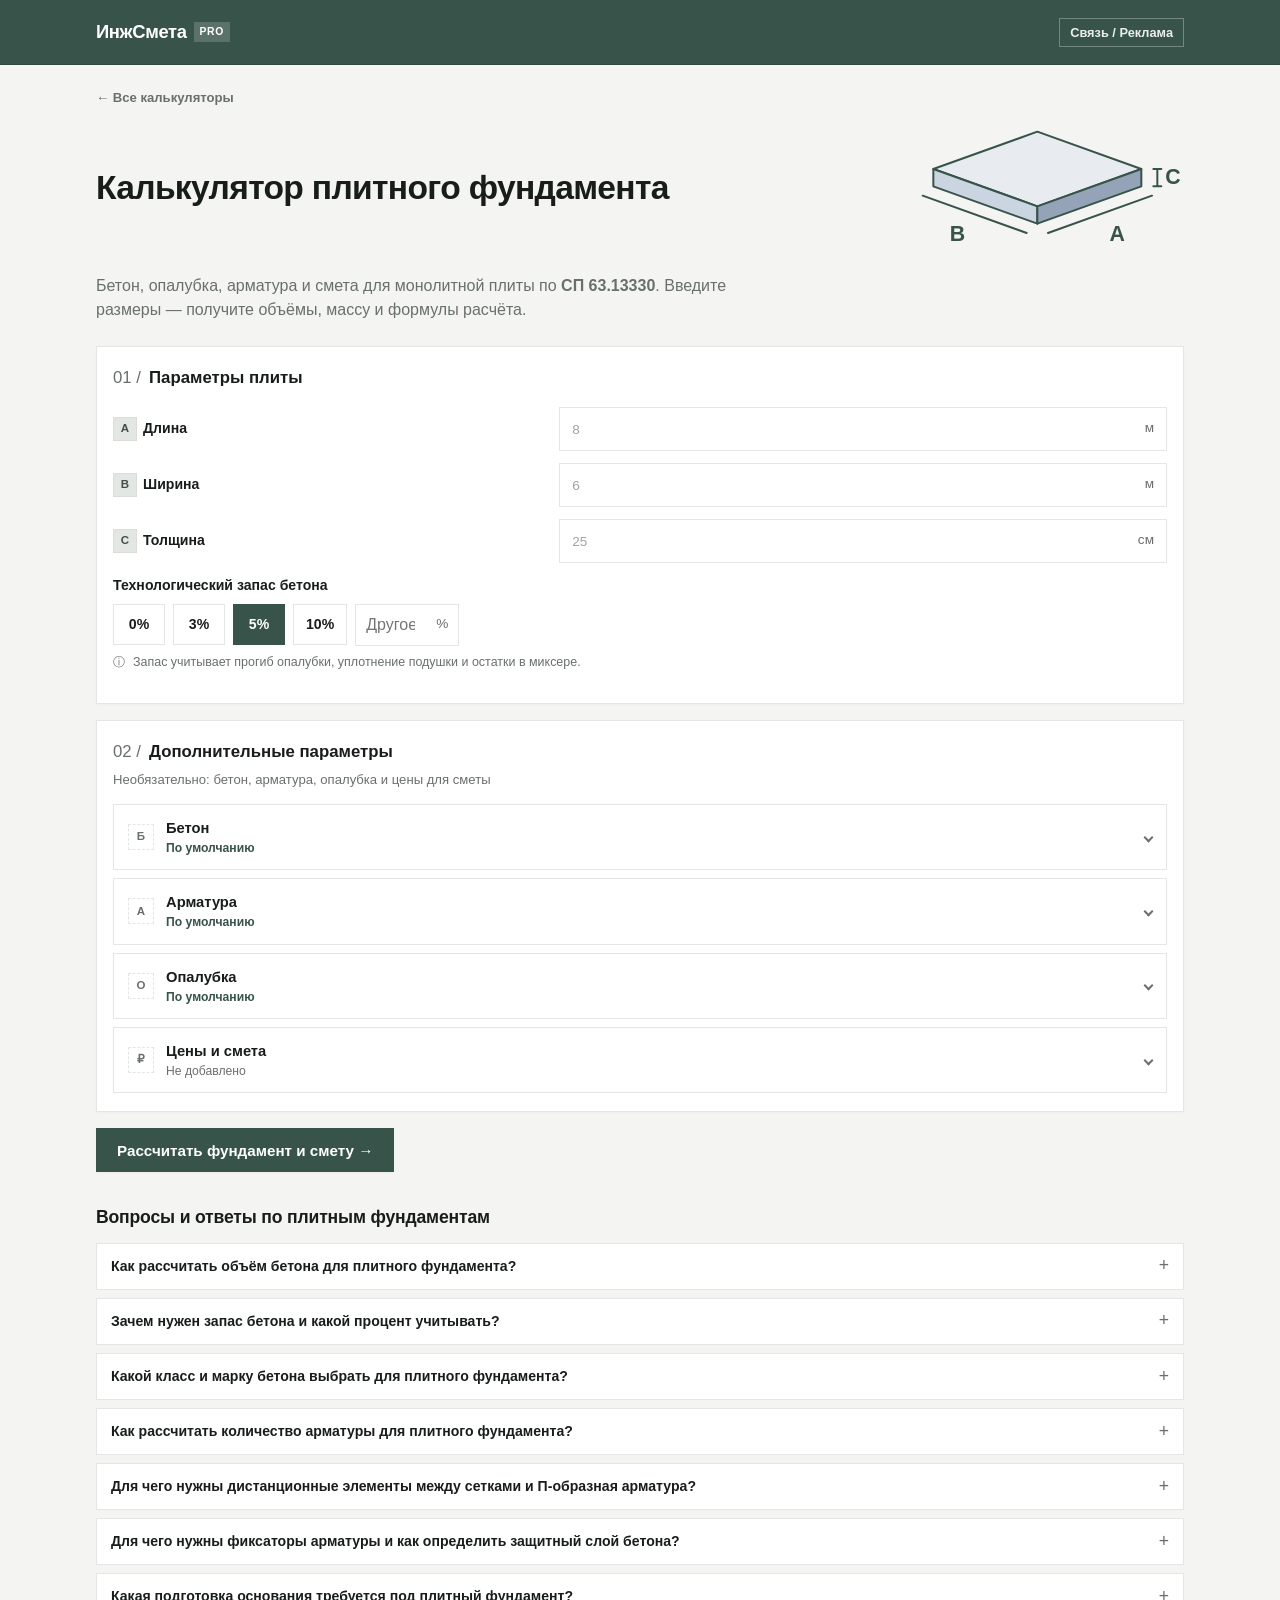
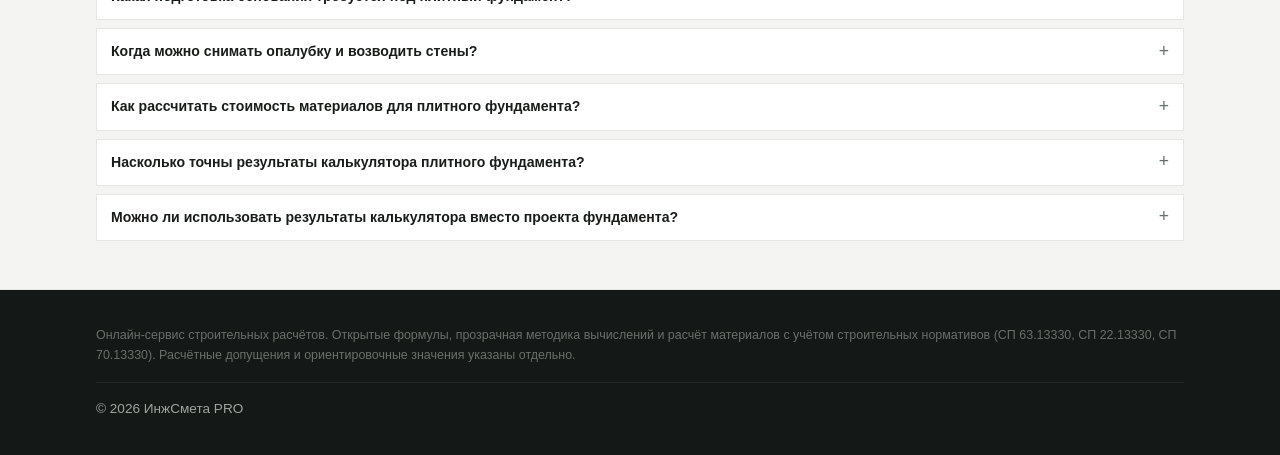
<file: construction_calculators⁠/calculator-fundamenta/calculator-plitnogo-fundamenta/index.html>
<!DOCTYPE html>

<html lang="ru">
<head>
  <meta charset="UTF-8">
  <meta name="viewport" content="width=device-width, initial-scale=1.0">
  <title>Калькулятор плитного фундамента — расчёт бетона, опалубки и арматуры</title>
  <meta name="description" content="Предварительный онлайн-расчёт материалов для плитного фундамента: объём бетона, ориентировочный расход арматуры, опалубки и стоимость. Результат требует проверки по проекту и условиям строительства.">

  <link rel="stylesheet" href="../../assets/css/base.css">
  <link rel="stylesheet" href="../../assets/css/layout.css">
  <link rel="stylesheet" href="../../assets/css/components.css">
  <link rel="stylesheet" href="../../assets/css/calculator.css">
</head>

<body>

  <!-- Шапка сайта -->
<!-- ===== ШАПКА САЙТА ===== -->
<header class="site-header">
  <div class="container header-inner">
    <a href="../../index.html" class="logo">
      ИнжСмета <span class="logo-badge">PRO</span>
    </a>
    <nav class="header-nav">
      <!-- Ссылка на обратную связь и рекламу -->
      <a href="../../contacts.html" class="header-link">Связь / Реклама</a>
    </nav>
  </div>
</header>

<!-- ===== ОСНОВНОЙ КОНТЕНТ ===== -->
<main class="site-main">
  <div class="container">

    <!-- Аккуратный возврат в каталог вместо трёхэтажных крошек -->
    <nav class="nav-back" aria-label="Навигация назад">
      <a href="../../index.html">← Все калькуляторы</a>
    </nav>

      <!-- Hero: заголовок + статичная схема обозначений -->
      <section class="hero-section hero-split">
        <div class="hero-text">
          <h1 class="hero-title">Калькулятор плитного фундамента</h1>
          <p class="hero-subtitle">
            Бетон, опалубка, арматура и смета для монолитной плиты по <strong>СП 63.13330</strong>. Введите размеры — получите объёмы, массу и формулы расчёта.
          </p>
        </div>

        <div id="template-visualizer" class="hero-art">
          <svg viewBox="0 0 210 100" class="schema-svg" role="img" aria-label="Плита: A — длина, B — ширина, C — толщина">
            <g stroke="#334155" stroke-width="1.5" stroke-linejoin="round">
              <path d="M100 8l78 28-78 28-78-28z" fill="#e8ebef"/>
              <path d="M22 36l78 28v13L22 49z" fill="#cbd5e1"/>
              <path d="M100 64l78-28v13l-78 28z" fill="#94a3b8"/>
            </g>
            <g stroke="#2563eb" stroke-width="1.5" stroke-linecap="round" fill="none">
              <path d="M14 56l78 28M108 84l78-28M190 36v13M187 36h6M187 49h6"/>
            </g>
            <g fill="#2563eb" font-size="16" font-weight="700">
              <text x="40" y="90" text-anchor="middle">B</text>
              <text x="160" y="90" text-anchor="middle">A</text>
              <text x="196" y="47">C</text>
            </g>
          </svg>
        </div>
      </section>

      <form id="slab-form" novalidate>

        <!-- ===== 01. ОСНОВНОЕ: параметры плиты ===== -->
        <section class="panel" aria-labelledby="title-main">
          <h2 class="panel-title" id="title-main"><span class="panel-num">01 /</span> Параметры плиты</h2>

          <div class="field-row">
            <label class="field-label" for="slab-length"><span class="badge-letter">A</span> Длина</label>
            <div class="field-input">
              <input type="number" id="slab-length" name="length" placeholder="8" step="any" min="1" max="100" inputmode="decimal" required>
              <span class="field-unit">м</span>
            </div>
          </div>

          <div class="field-row">
            <label class="field-label" for="slab-width"><span class="badge-letter">B</span> Ширина</label>
            <div class="field-input">
              <input type="number" id="slab-width" name="width" placeholder="6" step="any" min="1" max="100" inputmode="decimal" required>
              <span class="field-unit">м</span>
            </div>
          </div>

          <div class="field-row">
            <label class="field-label" for="slab-thickness"><span class="badge-letter">C</span> Толщина</label>
            <div class="field-input">
              <input type="number" id="slab-thickness" name="thicknessCm" placeholder="25" step="any" min="5" max="200" inputmode="decimal" required>
              <span class="field-unit">см</span>
            </div>
          </div>

          <!-- Запас бетона -->
          <fieldset class="chips" id="reserve-chips">
            <legend class="chips-legend">Технологический запас бетона</legend>
            <label class="chip"><input type="radio" name="reserveChip" value="0"><span>0%</span></label>
            <label class="chip"><input type="radio" name="reserveChip" value="3"><span>3%</span></label>
            <label class="chip"><input type="radio" name="reserveChip" value="5" checked><span>5%</span></label>
            <label class="chip"><input type="radio" name="reserveChip" value="10"><span>10%</span></label>
            <label class="chip-custom">
              <input type="number" id="reserve-custom" placeholder="Другое" min="0" max="25" step="any" inputmode="decimal" aria-label="Свой запас бетона, %">
              <span class="field-unit">%</span>
            </label>
            <input type="hidden" id="reserve-input" name="reservePercent" value="5">
          </fieldset>
          <p class="field-hint">
            <span aria-hidden="true">ⓘ</span>
            <span>Запас учитывает прогиб опалубки, уплотнение подушки и остатки в миксере.</span>
          </p>
        </section>

        <!-- ===== 02. ДОПОЛНИТЕЛЬНО: 4 раскрывающихся блока ===== -->
        <section class="panel" aria-labelledby="title-extra">
          <h2 class="panel-title" id="title-extra"><span class="panel-num">02 /</span> Дополнительные параметры</h2>
          <p class="panel-sub">Необязательно: бетон, арматура, опалубка и цены для сметы</p>

          <div class="acc-group">

            <!-- Бетон -->
            <details class="acc" id="acc-concrete">
              <summary class="acc-summary">
                <span class="acc-icon" aria-hidden="true">Б</span>
                <span class="acc-head"><span class="acc-title">Бетон</span><span class="acc-status" id="acc-status-concrete">Не добавлено</span></span>
              </summary>
              <div class="acc-body">
                <div class="field-row field-row-stack">
                  <label class="field-label" for="concrete-grade">Марка бетона</label>
                  <div class="field-input">
                    <select id="concrete-grade" name="concreteGrade">
                      <option value="" data-sand="1.9" data-gravel="2.8" selected>Не выбрано (по умолчанию М300)</option>
                      <option value="М100 (В7,5)" data-sand="4.6" data-gravel="7.0">М100 (В7,5)</option>
                      <option value="М150 (В12,5)" data-sand="3.5" data-gravel="5.7">М150 (В12,5)</option>
                      <option value="М200 (В15)" data-sand="2.8" data-gravel="4.8">М200 (В15)</option>
                      <option value="М250 (В20)" data-sand="2.1" data-gravel="3.9">М250 (В20)</option>
                      <option value="М300 (В22,5)" data-sand="1.9" data-gravel="2.8">М300 (В22,5)</option>
                      <option value="М350 (В25)" data-sand="1.5" data-gravel="2.5">М350 (В25)</option>
                      <option value="М400 (В30)" data-sand="1.2" data-gravel="2.2">М400 (В30)</option>
<option value="М450 (В35)" data-sand="1.1" data-gravel="2.0">М450 (В35)</option>
<option value="М500 (В40)" data-sand="1.0" data-gravel="1.8">М500 (В40)</option>
<option value="М600 (В45)" data-sand="0.8" data-gravel="1.6">М600 (В45)</option>
                    </select>
                  </div>
                </div>
                <label class="acc-toggle"><span>Замес вручную</span><input type="checkbox" class="sw" id="toggle-manual-mix"></label>
                <fieldset id="block-manual-mix" class="acc-fields" disabled>
                  <div class="field-row"><label class="field-label" for="ratio-cement"><span class="badge-letter">B1</span> Доля цемента</label><div class="field-input"><input type="number" id="ratio-cement" placeholder="1" value="1" step="any" min="0.1" inputmode="decimal" required></div></div>
                  <div class="field-row"><label class="field-label" for="ratio-sand"><span class="badge-letter">B2</span> Доля песка</label><div class="field-input"><input type="number" id="ratio-sand" placeholder="1.9" value="1.9" step="any" min="0.1" inputmode="decimal" required></div></div>
                  <div class="field-row"><label class="field-label" for="ratio-gravel"><span class="badge-letter">B3</span> Доля щебня</label><div class="field-input"><input type="number" id="ratio-gravel" placeholder="2.8" value="2.8" step="any" min="0.1" inputmode="decimal" required></div></div>
                </fieldset>
              </div>
            </details>

            <!-- Арматура -->
            <details class="acc" id="acc-rebar">
              <summary class="acc-summary">
                <span class="acc-icon" aria-hidden="true">А</span>
                <span class="acc-head"><span class="acc-title">Арматура</span><span class="acc-status on" id="acc-status-rebar">По умолчанию</span></span>
              </summary>
              <div class="acc-body">
                <label class="acc-toggle"><span>Свои параметры</span><input type="checkbox" class="sw" id="toggle-rebar" aria-label="Свои параметры: Арматура"></label>
                <fieldset id="block-rebar" class="acc-fields" disabled>
                  <div class="field-row">
                    <label class="field-label" for="rebar-stock-length">
                      <span class="badge-letter">M0</span> Длина хлыста
                      <details class="hint-tip">
                        <summary aria-label="Справка">?</summary>
                        <div class="hint-dropdown">
                          6 м — нарезка под доставку «Газелью» или манипулятором. 11.7 м — заводской хлыст под длинномер. Влияет на количество стыков внахлёст.
                        </div>
                      </details>
                    </label>
                    <div class="field-input">
                      <select id="rebar-stock-length">
                        <option value="6" selected>6 м (под нарезку / Газель)</option>
                        <option value="11.7">11.7 м (хлыст / длинномер)</option>
                      </select>
                    </div>
                  </div>
                  <div class="field-row">
                    <label class="field-label" for="rebar-layers"><span class="badge-letter">M1</span> Сетки (ярусы)</label>
                    <div class="field-input">
<select id="rebar-layers" required>
  <option value="1">1 сетка</option>
  <option value="2" selected>2 сетки</option>
</select>                    </div>
                  </div>
                  <div class="field-row">
                    <label class="field-label" for="rebar-diameter"><span class="badge-letter">M2</span> Диаметр рабочей</label>
                    <div class="field-input">
                      <select id="rebar-diameter" required>
                        <option value="6">6</option>
                        <option value="8">8</option>
                        <option value="10">10</option>
                        <option value="12" selected>12</option>
                        <option value="14">14</option>
                        <option value="16">16</option>
                        <option value="18">18</option>
                        <option value="20">20</option>
                        <option value="22">22</option>
                        <option value="25">25</option>
                      </select>
                      <span class="field-unit">мм</span>
                    </div>
                  </div>
                  <div class="field-row">
                    <label class="field-label" for="rebar-clamps-dia">
                      <span class="badge-letter">M3</span> Диаметр хомутов
                      <details class="hint-tip">
                        <summary aria-label="Справка">?</summary>
                        <div class="hint-dropdown">
                          <strong>П-образные элементы и лягушки:</strong> связывают две сетки между собой и армируют торцы плиты от растрескивания. Обычно берут Ø8 мм при рабочей Ø12 мм.
                        </div>
                      </details>
                    </label>
                    <div class="field-input">
                      <select id="rebar-clamps-dia" required>
                        <option value="6">6</option>
                        <option value="8" selected>8</option>
                        <option value="10">10</option>
                        <option value="12">12</option>
                      </select>
                      <span class="field-unit">мм</span>
                    </div>
                  </div>

                  <div class="field-row"><label class="field-label" for="rebar-step-x"><span class="badge-letter">M4</span> Ширина ячейки</label><div class="field-input"><input type="number" id="rebar-step-x" placeholder="20" value="20" step="any" min="5" max="100" inputmode="decimal" required><span class="field-unit">см</span></div></div>
                  <div class="field-row"><label class="field-label" for="rebar-step-y"><span class="badge-letter">M5</span> Длина ячейки</label><div class="field-input"><input type="number" id="rebar-step-y" placeholder="20" value="20" step="any" min="5" max="100" inputmode="decimal" required><span class="field-unit">см</span></div></div>
                </fieldset>
              </div>
            </details>

            <!-- Опалубка -->
            <details class="acc" id="acc-formwork">
              <summary class="acc-summary">
                <span class="acc-icon" aria-hidden="true">О</span>
                <span class="acc-head"><span class="acc-title">Опалубка</span><span class="acc-status on" id="acc-status-formwork">По умолчанию</span></span>
              </summary>
              <div class="acc-body">
                <label class="acc-toggle"><span>Свои параметры</span><input type="checkbox" class="sw" id="toggle-formwork" aria-label="Свои параметры: Опалубка"></label>
                <fieldset id="block-formwork" class="acc-fields" disabled>
                  <div class="field-row"><label class="field-label" for="board-width"><span class="badge-letter">S1</span> Ширина доски</label><div class="field-input"><input type="number" id="board-width" placeholder="150" value="150" step="any" min="50" max="500" inputmode="decimal" required><span class="field-unit">мм</span></div></div>
                  <div class="field-row"><label class="field-label" for="board-thickness"><span class="badge-letter">S2</span> Толщина доски</label><div class="field-input"><input type="number" id="board-thickness" placeholder="40" value="40" step="any" min="15" max="150" inputmode="decimal" required><span class="field-unit">мм</span></div></div>
                  <div class="field-row"><label class="field-label" for="board-length"><span class="badge-letter">S3</span> Длина доски</label><div class="field-input"><input type="number" id="board-length" placeholder="6" value="6" step="any" min="1" max="12" inputmode="decimal" required><span class="field-unit">м</span></div></div>
                </fieldset>
              </div>
            </details>

            <!-- Цены и смета -->
            <details class="acc" id="acc-estimate">
              <summary class="acc-summary">
                <span class="acc-icon" aria-hidden="true">₽</span>
                <span class="acc-head"><span class="acc-title">Цены и смета</span><span class="acc-status" id="acc-status-estimate">Не добавлено</span></span>
              </summary>
              <div class="acc-body">
                <label class="acc-toggle acc-toggle-bare"><input type="checkbox" class="sw" id="toggle-estimate" aria-label="Включить: Цены и смета"></label>
                <fieldset id="block-estimate" class="acc-fields" disabled>
                  <div class="field-row"><label class="field-label" for="price-concrete">Цена бетона</label><div class="field-input"><input type="number" id="price-concrete" placeholder="5500" min="0" step="any" inputmode="decimal"><span class="field-unit">₽/м³</span></div></div>
                  <div class="field-row"><label class="field-label" for="price-rebar">Цена арматуры</label><div class="field-input"><input type="number" id="price-rebar" placeholder="65000" min="0" step="any" inputmode="decimal"><span class="field-unit">₽/т</span></div></div>
                  <div class="field-row"><label class="field-label" for="price-board">Цена пиломатериалов (доска и брус)</label><div class="field-input"><input type="number" id="price-board" placeholder="18000" min="0" step="any" inputmode="decimal"><span class="field-unit">₽/м³</span></div></div>
                </fieldset>
              </div>
            </details>

          </div>
        </section>

<div id="form-warn" class="alert-box alert-danger" role="alert" hidden>
  Заполните выделенные поля корректными значениями или выключите ненужные блоки.
</div>

<div id="calc-status" class="form-status" hidden role="status"></div>
        <div class="form-actions">
          <button type="submit" class="btn btn-primary btn-submit">Рассчитать фундамент и смету →</button>
        </div>
      </form>

      <!-- ===== 03. РЕЗУЛЬТАТ ===== -->
      <!-- ===== 03. РЕЗУЛЬТАТ ===== -->
      <section id="results-root" class="results-container" hidden>

        <!-- ШАПКА ДЛЯ PDF (на экране смартфона скрыта, активна только при печати) -->
        <div class="print-header">
          <div class="print-brand">
            <div class="print-logo">ИнжСмета <span>PRO</span></div>
            <div class="print-tagline">Инженерный расчёт строительных конструкций • СП 63.13330</div>
          </div>
          <div class="print-meta">
            <div><strong>Лист:</strong> Спецификация материалов</div>
            <div><strong>Дата:</strong> <span id="print-date"></span></div>
            <div><strong>Объект:</strong> Монолитная плита фундамента</div>
          </div>
        </div>

        <article class="panel report-card" aria-labelledby="title-result">
          <h2 class="panel-title" id="title-result"><span class="panel-num">03 /</span> Результат расчёта</h2>

          <div class="result-hero">
            <div class="result-col">
              <span class="result-label">Объём без запаса</span>
              <span class="result-value"><strong id="res-geom-volume">0.00</strong> м³</span>
            </div>
            <div class="result-col result-col-main">
              <span class="result-label">Объём бетона к заказу</span>
              <span class="result-value"><strong class="val-order" id="res-order-volume">0.00</strong> м³</span>
              <span class="result-sub" id="res-reserve-label">М300 (В22,5) · с учётом запаса 5%</span>
              <span class="result-sub" id="res-formula-inline"></span>
            </div>
          </div>

          <p class="result-note">Расчёт геометрического объёма. Фактический заказ зависит от проектных требований и условий заливки.</p>

          <!-- Чертёж в масштабе (линии наследуют цвет темы) -->
          <div id="result-visualizer" class="visualizer-container">
            <div class="visualizer-card">
              <svg viewBox="0 0 420 220" class="schema-svg" id="dynamic-svg" role="img" aria-label="Чертёж плиты в масштабе">
                <polygon id="dyn-poly-top" fill="#e2e8f0" stroke="#1e293b" stroke-width="2" stroke-linejoin="round"/>
                <polygon id="dyn-poly-left" fill="#cbd5e1" stroke="#1e293b" stroke-width="2" stroke-linejoin="round"/>
                <polygon id="dyn-poly-right" fill="#94a3b8" stroke="#1e293b" stroke-width="2" stroke-linejoin="round"/>

                <path id="dyn-line-a" stroke="currentColor" stroke-width="1.8" stroke-linecap="round" fill="none"/>
                <text id="dyn-text-a" fill="currentColor" font-weight="700" font-size="12" text-anchor="middle"></text>

                <path id="dyn-line-b" stroke="currentColor" stroke-width="1.8" stroke-linecap="round" fill="none"/>
                <text id="dyn-text-b" fill="currentColor" font-weight="700" font-size="12" text-anchor="middle"></text>

                <line id="dyn-line-c" stroke="currentColor" stroke-width="1.8"/>
                <line id="dyn-tick-c1" stroke="currentColor" stroke-width="1.8"/>
                <line id="dyn-tick-c2" stroke="currentColor" stroke-width="1.8"/>
                <text id="dyn-text-c" fill="currentColor" font-weight="700" font-size="12"></text>
              </svg>
            </div>
          </div>

          <!-- Ведомость -->
          <h3 class="subsection-title">Ведомость материалов</h3>
          <table class="report-table">
            <tbody>
              <!-- Параметры плиты и бетон -->
              <tr class="report-row report-row-header">
                <td colspan="2">Параметры плиты и логистика</td>
              </tr>
              <tr class="report-row">
                <td class="col-label">Площадь подошвы плиты (основания)</td>
                <td class="col-value"><span id="res-base-area">0.00</span> м²</td>
              </tr>
              <tr class="report-row">
                <td class="col-label">Периметр фундамента</td>
                <td class="col-value"><span id="res-perimeter">0.00</span> м</td>
              </tr>
              <tr class="report-row">
                <td class="col-label">
                  Ориентировочная масса плиты
                  <div class="label-sub">удельный вес ЖБИ ≈ 2.5 т/м³ (СП 20.13330)</div>
                </td>
                <td class="col-value"><span id="res-slab-weight">0.0</span> т</td>
              </tr>
              <tr class="report-row" id="row-mixers">
                <td class="col-label">
                  Логистика бетонной смеси
                  <div class="label-sub">стандартный автобетоносмеситель 7 м³</div>
                </td>
                <td class="col-value"><strong id="res-mixers-count">0 рейсов</strong></td>
              </tr>

              <!-- Ручной замес -->
              <tr class="report-row" id="row-manual-mix" hidden>
                <td class="col-label">
                  <span id="res-manual-title">Состав для замеса</span>
                  <div class="label-sub" id="res-manual-sub">Цемент, песок, щебень, вода</div>
                </td>
                <td class="col-value"><strong id="res-manual-bags">0 меш.</strong></td>
              </tr>

              <!-- Опалубка и пиломатериалы -->
              <tr class="report-row report-row-header" id="sec-header-formwork" hidden>
                <td colspan="2">Опалубка и пиломатериалы</td>
              </tr>
              <tr class="report-row" id="row-formwork-area" hidden>
                <td class="col-label">Площадь боковой опалубки</td>
                <td class="col-value"><span id="res-formwork-area">0.00</span> м²</td>
              </tr>
              <tr class="report-row" id="row-formwork-boards" hidden>
                <td class="col-label">
                  <span id="res-boards-title">Доска опалубки</span>
                  <div class="label-sub" id="res-boards-pieces">~0 шт.</div>
                </td>
                <td class="col-value"><strong id="res-boards-volume">0.00</strong> м³</td>
              </tr>
              <tr class="report-row" id="row-formwork-timber" hidden>
                <td class="col-label">
                  Брус для упоров и колышков (50×50 мм)
                  <div class="label-sub" id="res-timber-sub">шаг упоров 60 см по периметру</div>
                </td>
                <td class="col-value"><strong id="res-timber-volume">0.00</strong> м³</td>
              </tr>

              <!-- Арматурный каркас -->
              <tr class="report-row report-row-header" id="sec-header-rebar" hidden>
                <td colspan="2">Арматурный каркас и крепёж</td>
              </tr>
              <tr class="report-row" id="row-rebar-main" hidden>
                <td class="col-label">
                  <span id="res-rebar-title">Рабочая арматура А500С</span>
                  <div class="label-sub" id="res-rebar-length">0 пог. м</div>
                </td>
                <td class="col-value"><strong id="res-rebar-weight">0</strong> кг</td>
              </tr>
              <tr class="report-row" id="row-rebar-clamps" hidden>
                <td class="col-label">
                  <span id="res-clamps-title">П-шки торцов и лягушки</span>
                  <div class="label-sub" id="res-clamps-length">0 пог. м</div>
                </td>
                <td class="col-value"><strong id="res-clamps-weight">0</strong> кг</td>
              </tr>
              <tr class="report-row" id="row-rebar-wire" hidden>
                <td class="col-label">
                  Вязальная проволока (ГОСТ 3282-74)
                  <div class="label-sub" id="res-wire-sub">моток Ø1.2 мм</div>
                </td>
                <td class="col-value"><strong id="res-wire-weight">0</strong> кг</td>
              </tr>
              <tr class="report-row" id="row-rebar-chairs" hidden>
                <td class="col-label">
                  Фиксаторы защитного слоя («стульчики»)
                  <div class="label-sub">норма 5 шт./м² под нижний ярус (35–40 мм)</div>
                </td>
                <td class="col-value"><strong id="res-chairs-count">0</strong> шт.</td>
              </tr>
            </tbody>
          </table>

          <div class="report-steps">
            <details class="steps-collapsible">
              <summary>Показать математическую раскладку и формулы</summary>
              <div class="steps-list" id="res-formula-breakdown"></div>
            </details>
          </div>
        </article>

        <!-- ===== 04. СМЕТА ===== -->
        <article class="panel report-card" id="estimate-card" aria-labelledby="title-estimate" hidden>
          <h2 class="panel-title" id="title-estimate"><span class="panel-num">04 /</span> Смета материалов</h2>
          <p class="panel-sub">Расчёт стоимости по указанным вами расценкам</p>

          <table class="report-table">
            <tbody>
              <tr class="report-row" id="est-row-concrete" hidden>
                <td class="col-label">
                  Бетонная смесь с запасом
                  <div class="label-sub" id="est-sub-concrete">0 м³ × 0 ₽</div>
                </td>
                <td class="col-value"><span id="est-cost-concrete">0</span> ₽</td>
              </tr>
              <tr class="report-row" id="est-row-rebar" hidden>
                <td class="col-label">
                  Арматурный прокат (рабочая + крепёжная)
                  <div class="label-sub" id="est-sub-rebar">0 т × 0 ₽</div>
                </td>
                <td class="col-value"><span id="est-cost-rebar">0</span> ₽</td>
              </tr>
              <tr class="report-row" id="est-row-board" hidden>
                <td class="col-label">
                  Пиломатериал для опалубки (доска и брус)
                  <div class="label-sub" id="est-sub-board">0 м³ × 0 ₽</div>
                </td>
                <td class="col-value"><span id="est-cost-board">0</span> ₽</td>
              </tr>
              <tr class="report-row row-cost-highlight">
                <td class="col-label"><strong>Итого по смете материалов</strong></td>
                <td class="col-value"><strong class="val-cost" id="est-total-cost">0</strong> ₽</td>
              </tr>
            </tbody>
          </table>
        </article>

        <!-- Кнопки действий -->
        <div class="result-actions">
          <button type="button" id="btn-copy" class="btn btn-secondary">Скопировать результат</button>
          <button type="button" id="btn-print" class="btn btn-secondary">Печать / PDF</button>
        </div>

        <!-- ПОДВАЛ ДЛЯ PDF СО ШТАМПОМ ПОДПИСЕЙ -->
        <div class="print-footer">
          <div class="print-signatures">
            <div class="sig-col">
              <span class="sig-label">Расчёт составил:</span>
              <div class="sig-line"></div>
            </div>
            <div class="sig-col">
              <span class="sig-label">Заказчик / Технадзор:</span>
              <div class="sig-line"></div>
            </div>
          </div>
          <div class="print-footnote">
            Документ сформирован на сервисе inzhsmeta.ru. Расчёт является ориентировочным и подлежит согласованию с проектной документацией объекта.
          </div>
        </div>

      </section>


      <!-- FAQ -->
<section class="faq-section">
  <h2 class="faq-title">Вопросы и ответы по плитным фундаментам</h2>
  <div class="faq-list">
    <details class="faq-item">
      <summary class="faq-question">Как рассчитать объём бетона для плитного фундамента?</summary>
      <div class="faq-answer">
        Для расчёта объёма прямоугольной плиты необходимо умножить её длину на ширину и толщину. Все размеры должны быть выражены в одинаковых единицах измерения. Если конструкция включает рёбра, выступы или другие дополнительные элементы, их объём учитывается отдельно с учётом принятой расчётной схемы. Полученный результат представляет собой геометрический объём бетона и не является проверкой несущей способности фундамента.
      </div>
    </details>
    <details class="faq-item">
      <summary class="faq-question">Зачем нужен запас бетона и какой процент учитывать?</summary>
      <div class="faq-answer">
        Запас увеличивает расчётный объём бетона на заданный процент и помогает предварительно оценить количество смеси для заказа. Например, при геометрическом объёме 10 м³ и запасе 5% расчётный объём составит 10,5 м³. Необходимая величина запаса зависит от точности размеров, подготовки основания, особенностей опалубки и технологии бетонирования. Запас не гарантирует компенсацию всех возможных потерь и отклонений на строительной площадке.
      </div>
    </details>
    <details class="faq-item">
      <summary class="faq-question">Какой класс и марку бетона выбрать для плитного фундамента?</summary>
      <div class="faq-answer">
        Требования к бетону определяются проектом с учётом нагрузок, условий эксплуатации и воздействия окружающей среды. При выборе могут учитываться класс бетона по прочности, марка по водонепроницаемости и марка по морозостойкости. Эти характеристики описывают разные свойства материала и не заменяют друг друга. По одному только типу фундамента нельзя универсально определить подходящие характеристики бетонной смеси. Перед заказом бетона следует сверить требования с проектной документацией.
      </div>
    </details>
    <details class="faq-item">
      <summary class="faq-question">Как рассчитать количество арматуры для плитного фундамента?</summary>
      <div class="faq-answer">
        Расход арматуры зависит от размеров плиты, диаметра стержней, шага их расположения, количества сеток и принятой схемы армирования. По заданным параметрам можно предварительно рассчитать количество стержней, их суммарную длину и ориентировочную массу. Диаметр, шаг, количество рабочих сеток и схема армирования должны определяться проектом с учётом нагрузок и расчётных условий. Расчёт количества материала сам по себе не подтверждает прочность и безопасность конструкции.
      </div>
    </details>
    <details class="faq-item">
      <summary class="faq-question">Для чего нужны дистанционные элементы между сетками и П-образная арматура?</summary>
      <div class="faq-answer">
        Дистанционные элементы помогают сохранять предусмотренное проектом расстояние между нижней и верхней сетками арматуры во время монтажа и бетонирования. П-образные и другие дополнительные арматурные элементы применяются в соответствии с принятой конструктивной схемой. Их форма, расположение и количество зависят от проекта. Необходимость таких элементов и их параметры нельзя определять только по общим размерам плиты.
      </div>
    </details>
    <details class="faq-item">
      <summary class="faq-question">Для чего нужны фиксаторы арматуры и как определить защитный слой бетона?</summary>
      <div class="faq-answer">
        Фиксаторы помогают обеспечить проектное положение арматуры и требуемую толщину защитного слоя бетона. Защитный слой предохраняет арматуру от воздействия окружающей среды и обеспечивает условия её сцепления с бетоном. Необходимая толщина зависит от расположения арматуры, условий эксплуатации, типа конструкции и требований проекта. Для установки следует использовать подходящие фиксаторы, обеспечивающие устойчивое положение арматуры при бетонировании.
      </div>
    </details>
    <details class="faq-item">
      <summary class="faq-question">Какая подготовка основания требуется под плитный фундамент?</summary>
      <div class="faq-answer">
        Состав и толщину подготовительных слоёв определяют с учётом инженерно-геологических условий, проектных решений и технологии строительства. В зависимости от условий могут предусматриваться песчаная или щебёночная подготовка, разделительные материалы, гидроизоляция и другие элементы. Толщина слоёв, требования к уплотнению и характеристики материалов должны соответствовать проекту. Универсальной схемы подготовки, подходящей для всех участков и типов грунта, не существует.
      </div>
    </details>
    <details class="faq-item">
      <summary class="faq-question">Когда можно снимать опалубку и возводить стены?</summary>
      <div class="faq-answer">
        Сроки снятия опалубки и начала дальнейших строительных работ зависят от фактической прочности бетона, температуры и условий твердения, особенностей конструкции и требований проекта. Возраст бетона сам по себе не подтверждает готовность фундамента к дополнительным нагрузкам. Перед распалубкой и началом возведения стен необходимо убедиться, что бетон достиг требуемой прочности и что дальнейшие работы допускаются проектом и применимыми требованиями.
      </div>
    </details>
    <details class="faq-item">
      <summary class="faq-question">Как рассчитать стоимость материалов для плитного фундамента?</summary>
      <div class="faq-answer">
        Для предварительной сметы необходимо определить расчётное количество материалов и указать их цены. Стоимость каждой позиции рассчитывается умножением количества материала на его цену, после чего складываются стоимости всех учтённых позиций. Итоговая сумма зависит от введённых исходных данных, цен и состава сметы. Доставка, строительные работы, аренда оборудования и другие расходы учитываются отдельно, если они не включены в расчёт.
      </div>
    </details>
    <details class="faq-item">
      <summary class="faq-question">Насколько точны результаты калькулятора плитного фундамента?</summary>
      <div class="faq-answer">
        Результаты зависят от правильности введённых размеров, параметров материалов и используемых расчётных формул. Геометрический объём бетона, расчётное количество арматуры и предварительная стоимость материалов являются оценочными показателями, если отдельно не предусмотрены дополнительные проверки. Фактический расход может отличаться от расчётного из-за особенностей монтажа, раскроя, технологии работ и других условий строительной площадки. Перед закупкой материалов результаты следует сверить с проектом и фактическими условиями строительства.
      </div>
    </details>
    <details class="faq-item">
      <summary class="faq-question">Можно ли использовать результаты калькулятора вместо проекта фундамента?</summary>
      <div class="faq-answer">
        Нет. Калькулятор предназначен для предварительной оценки количества строительных материалов и, при наличии соответствующих данных, их стоимости. Он не заменяет инженерно-геологические изыскания, расчёт основания, проверку несущей способности и деформаций, расчёт армирования и разработку проектной документации. Конструктивные решения должны приниматься с учётом характеристик грунта, нагрузок, условий эксплуатации и применимых строительных требований.
      </div>
    </details>
  </div>
</section>

    </div>
  </main>

  <footer class="site-footer">
    <div class="container footer-inner">
      <div class="footer-disclaimer">
Онлайн-сервис строительных расчётов. Открытые формулы, прозрачная методика вычислений и расчёт материалов с учётом строительных нормативов (СП 63.13330, СП 22.13330, СП 70.13330). Расчётные допущения и ориентировочные значения указаны отдельно.      </div>
      <div class="footer-bottom">
        <div>&copy; 2026 ИнжСмета PRO</div>
      </div>
    </div>
  </footer>

  <script>
  (function () {
    var $ = function (id) { return document.getElementById(id); }, v = function (id) { return $(id).value; };
    var form = $('slab-form'), rv = $('reserve-input'), rc = $('reserve-custom');
    var chips = [].slice.call(document.querySelectorAll('[name=reserveChip]'));
    var prices = [].slice.call($('block-estimate').querySelectorAll('input'));
    var pairs = [
      ['toggle-manual-mix', 'block-manual-mix'],
      ['toggle-rebar', 'block-rebar'],
      ['toggle-formwork', 'block-formwork'],
      ['toggle-estimate', 'block-estimate']
    ];

    function mark(k, on) {
      var e = $('acc-status-' + k);
      if (!e) return;

      if (k === 'rebar' || k === 'formwork') {
        // Для арматуры и опалубки статус всегда подсвечен (on), меняется только текст режима
        e.textContent = on ? 'Свои параметры' : 'По умолчанию';
        e.classList.add('on');
      } else if (k === 'concrete') {
        var manual = $('toggle-manual-mix').checked;
        e.textContent = manual ? 'Замес вручную' : (v('concrete-grade') ? 'Выбрано' : 'По умолчанию');
        e.classList.add('on');
      } else if (k === 'estimate') {
        // Для сметы сохраняем логику включено/выключено
        e.textContent = on ? 'Добавлено' : 'Не добавлено';
        e.classList.toggle('on', on);
      }
    }

    function status() {
      mark('concrete', $('toggle-manual-mix').checked);
      mark('rebar', $('toggle-rebar').checked);
      mark('formwork', $('toggle-formwork').checked);
      mark('estimate', $('toggle-estimate').checked);
    }


    pairs.forEach(function (p) {
      var t = $(p[0]), f = $(p[1]);
      t.addEventListener('change', function () {
        f.disabled = !t.checked;
        [].forEach.call(f.querySelectorAll('.bad'), function (x) { x.classList.remove('bad'); });
        if (t.id === 'toggle-estimate') {
          prices.forEach(function (i) {
            if (t.checked) i.value = i.dataset.v || '';
            else { i.dataset.v = i.value; i.value = ''; }
          });
        }
        status();
      });
      f.disabled = !t.checked;
    });

    function setReserve(x) {
      rv.value = x;
      rv.dispatchEvent(new Event('input', { bubbles: true }));
    }

    chips.forEach(function (c) {
      c.addEventListener('change', function () {
        rc.value = '';
        rc.parentNode.classList.remove('bad');
        setReserve(c.value);
      });
    });

    rc.addEventListener('input', function () {
      if (rc.value === '') {
        var d = chips[2];
        d.checked = true;
        setReserve(d.value);
        return;
      }
      chips.forEach(function (c) { c.checked = false; });
      setReserve(rc.value);
    });

    function isOutOfBounds(el) {
      return el.type === 'number' && (
        (el.min !== '' && +el.value < +el.min) ||
        (el.max !== '' && +el.value > +el.max)
      );
    }

    function bad(el) {
      if (el.matches(':disabled')) return false;
      if (el.value === '') return true;
      return isOutOfBounds(el);
    }

    form.addEventListener('submit', function (e) {
      var first = null;

      [].forEach.call(form.querySelectorAll('[required]'), function (el) {
        var b = bad(el);
        el.parentNode.classList.toggle('bad', b);
        if (b && !first) first = el;
      });

      // Валидация кастомного запаса бетона, если поле заполнено
      if (rc.value !== '') {
        var badRc = isOutOfBounds(rc);
        rc.parentNode.classList.toggle('bad', badRc);
        if (badRc && !first) first = rc;
      } else {
        rc.parentNode.classList.remove('bad');
      }

      // Валидация блока сметы (хотя бы одна положительная цена и корректные значения)
      if ($('toggle-estimate').checked) {
        var hasPositivePrice = false;
        prices.forEach(function (i) {
          if (i.value !== '' && +i.value > 0 && !isOutOfBounds(i)) hasPositivePrice = true;
        });

        if (!hasPositivePrice) {
          prices.forEach(function (i) { i.parentNode.classList.add('bad'); });
          first = first || prices[0];
        } else {
          prices.forEach(function (i) {
            var badPrice = i.value !== '' && isOutOfBounds(i);
            i.parentNode.classList.toggle('bad', badPrice);
            if (badPrice && !first) first = i;
          });
        }
      }

      $('form-warn').hidden = !first;
      if (!first) return;
      e.preventDefault();
      e.stopImmediatePropagation();
      var d = first.closest('details');
      if (d) d.open = true;
      first.focus({ preventScroll: true });
    });

    form.addEventListener('input', function (e) {
      e.target.parentNode.classList.remove('bad');
      if (prices.indexOf(e.target) !== -1) {
        prices.forEach(function (i) { i.parentNode.classList.remove('bad'); });
      }
      status();
    });

    form.addEventListener('change', status);

    // Автозакрытие всплывающих подсказок при клике вне тултипа
    document.addEventListener('click', function (e) {
      [].forEach.call(document.querySelectorAll('details.hint-tip[open]'), function (tip) {
        if (!tip.contains(e.target)) tip.removeAttribute('open');
      });
    });

    status();
  })();
  </script>
  <script type="module" src="./slab.js"></script>
</body>
</html>
</file>
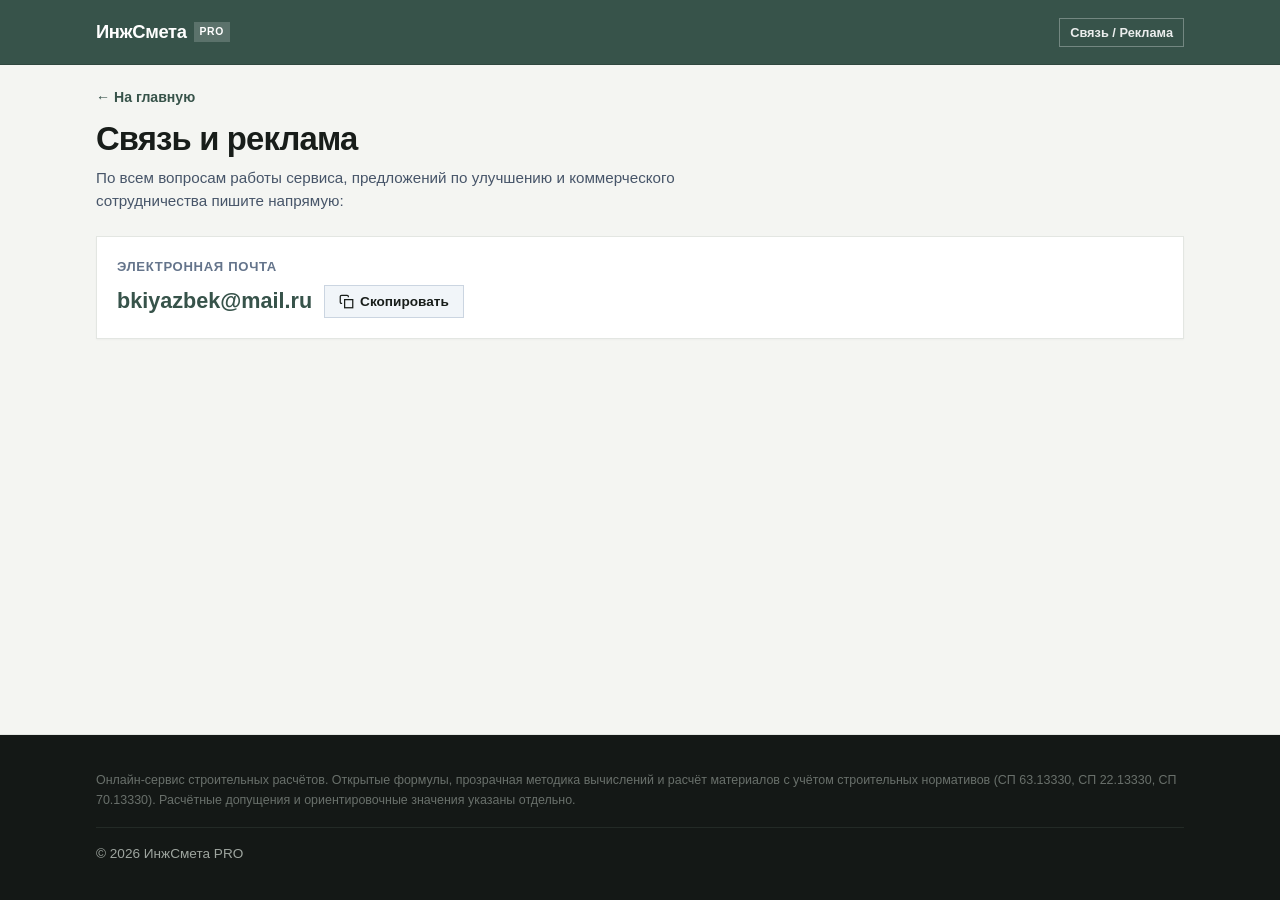
<file: contacts.html>
<!DOCTYPE html>
<html lang="ru">
<head>
  <meta charset="UTF-8">
  <meta name="viewport" content="width=device-width, initial-scale=1.0">
  <title>Контакты и сотрудничество — ИнжСмета PRO</title>
  <meta name="description" content="Обратная связь, сообщения об ошибках, предложения по новым калькуляторам и вопросы сотрудничества.">
  <link rel="canonical" href="https://inzhsmeta.ru/contacts.html">

  <link rel="stylesheet" href="assets/css/base.css">
  <link rel="stylesheet" href="assets/css/layout.css">
  <link rel="stylesheet" href="assets/css/components.css">

  <style>
    /* Стили для страницы контактов (прямые углы) */
    .contacts-hero {
      margin-bottom: 24px;
    }

    .contacts-back-link {
      display: inline-flex;
      align-items: center;
      gap: 6px;
      font-size: 0.88rem;
      font-weight: 600;
      color: var(--color-primary, #2e4d41);
      text-decoration: none;
      margin-bottom: 12px;
    }

    .contacts-back-link:hover {
      text-decoration: underline;
    }

    .contacts-title {
      font-size: clamp(1.65rem, 5.2vw, 2.05rem);
      font-weight: 800;
      color: var(--color-text-main, #0f172a);
      letter-spacing: -0.025em;
      margin: 0 0 8px 0;
      line-height: 1.18;
    }

    .contacts-subtitle {
      font-size: 0.95rem;
      color: #475569;
      line-height: 1.5;
      margin: 0;
      max-width: 680px;
    }

    /* Главная карточка с почтой */
    .contact-email-card {
      background: var(--color-surface, #ffffff);
      border: 1px solid var(--color-border, #e2e8f0);
      border-radius: 0 !important;
      padding: 20px;
      margin-bottom: 24px;
      box-shadow: 0 1px 2px rgba(0, 0, 0, 0.03);
    }

    .contact-email-label {
      font-size: 0.82rem;
      font-weight: 700;
      text-transform: uppercase;
      letter-spacing: 0.05em;
      color: #64748b;
      margin-bottom: 8px;
    }

    .contact-email-row {
      display: flex;
      flex-wrap: wrap;
      align-items: center;
      gap: 12px;
    }

    .contact-email-link {
      font-size: clamp(1.15rem, 4vw, 1.35rem);
      font-weight: 800;
      color: var(--color-primary, #2e4d41);
      text-decoration: none;
      word-break: break-all;
    }

    .contact-email-link:hover {
      text-decoration: underline;
    }

    .btn-copy {
      display: inline-flex;
      align-items: center;
      gap: 6px;
      padding: 8px 14px;
      font-size: 0.85rem;
      font-weight: 600;
      font-family: inherit;
      color: var(--color-text-main, #0f172a);
      background: #f1f5f9;
      border: 1px solid #cbd5e1;
      border-radius: 0 !important;
      cursor: pointer;
      transition: background-color 0.15s ease, border-color 0.15s ease;
    }

    .btn-copy:hover {
      background: #e2e8f0;
      border-color: #94a3b8;
    }

    .btn-copy:active {
      transform: scale(0.98);
    }

    /* Блоки причин для обращения */
    .contact-topics-grid {
      display: flex;
      flex-direction: column;
      gap: 12px;
    }

    .contact-topic-item {
      background: var(--color-surface, #ffffff);
      border: 1px solid var(--color-border, #e2e8f0);
      border-radius: 0 !important;
      padding: 16px 18px;
    }

    .contact-topic-header {
      display: flex;
      align-items: center;
      gap: 8px;
      margin-bottom: 6px;
    }

    .contact-topic-tag {
      font-size: 0.75rem;
      font-weight: 700;
      color: var(--color-primary, #2e4d41);
      background: rgba(46, 77, 65, 0.08);
      padding: 2px 6px;
    }

    .contact-topic-title {
      font-size: 1.05rem;
      font-weight: 800;
      color: var(--color-text-main, #0f172a);
      margin: 0;
    }

    .contact-topic-desc {
      font-size: 0.88rem;
      color: #475569;
      line-height: 1.45;
      margin: 0;
    }
  </style>
</head>
<body>

  <!-- Хедер Slate Green -->
  <header class="site-header">
    <div class="container header-inner">
      <a href="./index.html" class="logo">
        ИнжСмета <span class="logo-badge">PRO</span>
      </a>
      <nav class="header-nav">
        <a href="./contacts.html" class="header-link active">Связь / Реклама</a>
      </nav>
    </div>
  </header>

  <main class="site-main">
    <div class="container">

      <!-- Заголовок страницы -->
      <section class="contacts-hero">
        <a href="./index.html" class="contacts-back-link">
          &larr; На главную
        </a>
        <h1 class="contacts-title">Связь и реклама</h1>
        <p class="contacts-subtitle">
          По всем вопросам работы сервиса, предложений по улучшению и коммерческого сотрудничества пишите напрямую:
        </p>
      </section>

      <!-- Блок с почтой -->
      <section class="contact-email-card">
        <div class="contact-email-label">Электронная почта</div>
        <div class="contact-email-row">
          <a href="mailto:bkiyazbek@mail.ru" class="contact-email-link" id="email-text">bkiyazbek@mail.ru</a>
          <button type="button" class="btn-copy" id="copy-email-btn" aria-label="Скопировать почту">
            <svg width="15" height="15" viewBox="0 0 24 24" fill="none" stroke="currentColor" stroke-width="2">
              <rect x="9" y="9" width="13" height="13" rx="0" ry="0"></rect>
              <path d="M5 15H4a2 2 0 0 1-2-2V4a2 2 0 0 1 2-2h9a2 2 0 0 1 2 2v1"></path>
            </svg>
            <span id="copy-btn-text">Скопировать</span>
          </button>
        </div>
      </section>


    </div>
  </main>

  <!-- Футер -->
  <footer class="site-footer">
    <div class="container footer-inner">
      <div class="footer-disclaimer">
        Онлайн-сервис строительных расчётов. Открытые формулы, прозрачная методика вычислений и расчёт материалов с учётом строительных нормативов (СП 63.13330, СП 22.13330, СП 70.13330). Расчётные допущения и ориентировочные значения указаны отдельно.
      </div>
      <div class="footer-bottom">
        <div>&copy; 2026 ИнжСмета PRO</div>
      </div>
    </div>
  </footer>

  <!-- Скрипт копирования почты -->
  <script>
    const copyBtn = document.getElementById('copy-email-btn');
    const copyText = document.getElementById('copy-btn-text');
    const emailToCopy = 'bkiyazbek@mail.ru';

    copyBtn.addEventListener('click', async () => {
      try {
        await navigator.clipboard.writeText(emailToCopy);
        copyText.textContent = 'Скопировано!';
        copyBtn.style.backgroundColor = '#dcfce7';
        copyBtn.style.borderColor = '#86efac';

        setTimeout(() => {
          copyText.textContent = 'Скопировать';
          copyBtn.style.backgroundColor = '';
          copyBtn.style.borderColor = '';
        }, 2000);
      } catch (err) {
        window.location.href = `mailto:${emailToCopy}`;
      }
    });
  </script>

</body>
</html>
</file>
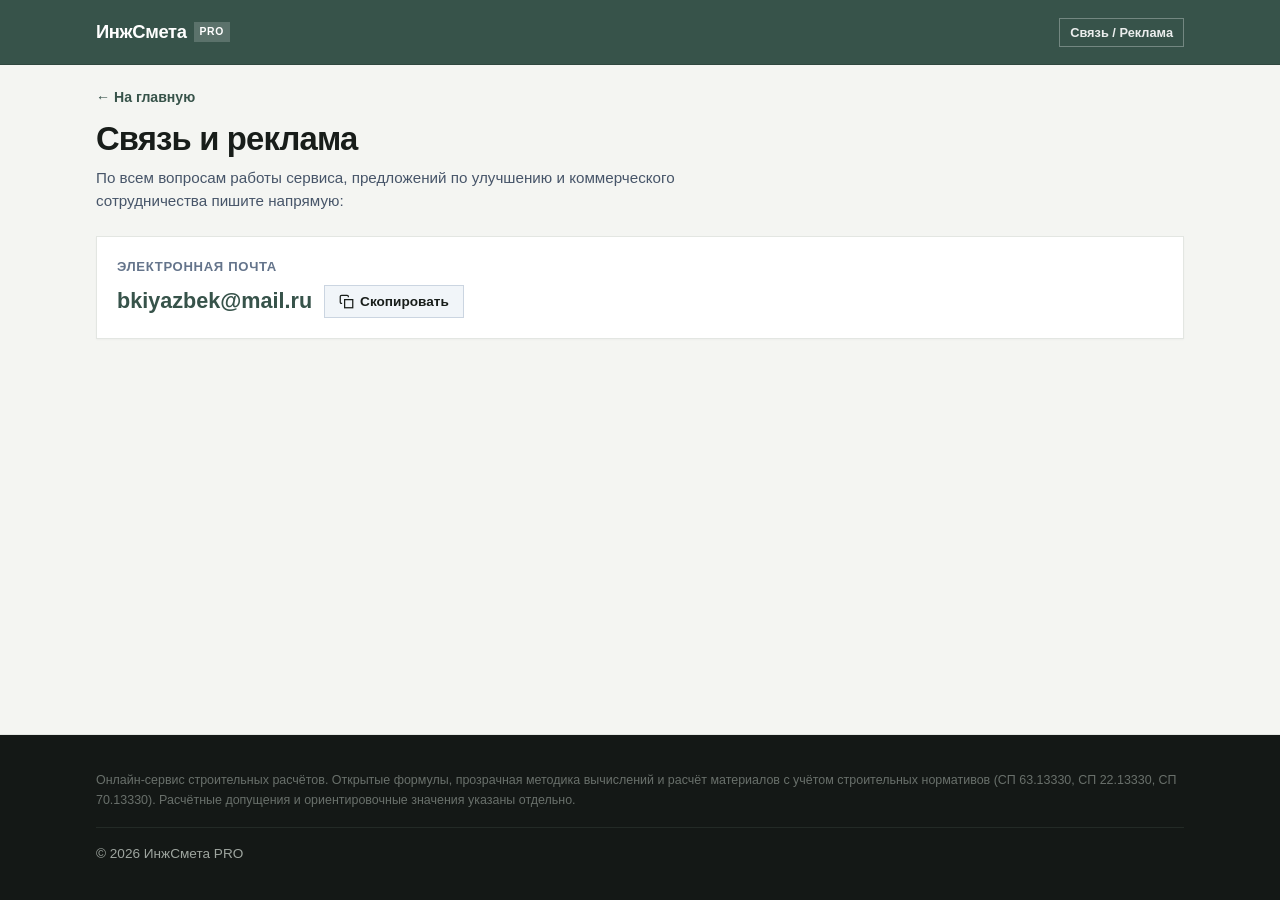
<file: construction_calculators⁠/contacts.html>
<!DOCTYPE html>
<html lang="ru">
<head>
  <meta charset="UTF-8">
  <meta name="viewport" content="width=device-width, initial-scale=1.0">
  <title>Контакты и сотрудничество — ИнжСмета PRO</title>
  <meta name="description" content="Обратная связь, сообщения об ошибках, предложения по новым калькуляторам и вопросы сотрудничества.">
  <link rel="canonical" href="https://inzhsmeta.ru/contacts.html">

  <link rel="stylesheet" href="assets/css/base.css">
  <link rel="stylesheet" href="assets/css/layout.css">
  <link rel="stylesheet" href="assets/css/components.css">

  <style>
    /* Стили для страницы контактов (прямые углы) */
    .contacts-hero {
      margin-bottom: 24px;
    }

    .contacts-back-link {
      display: inline-flex;
      align-items: center;
      gap: 6px;
      font-size: 0.88rem;
      font-weight: 600;
      color: var(--color-primary, #2e4d41);
      text-decoration: none;
      margin-bottom: 12px;
    }

    .contacts-back-link:hover {
      text-decoration: underline;
    }

    .contacts-title {
      font-size: clamp(1.65rem, 5.2vw, 2.05rem);
      font-weight: 800;
      color: var(--color-text-main, #0f172a);
      letter-spacing: -0.025em;
      margin: 0 0 8px 0;
      line-height: 1.18;
    }

    .contacts-subtitle {
      font-size: 0.95rem;
      color: #475569;
      line-height: 1.5;
      margin: 0;
      max-width: 680px;
    }

    /* Главная карточка с почтой */
    .contact-email-card {
      background: var(--color-surface, #ffffff);
      border: 1px solid var(--color-border, #e2e8f0);
      border-radius: 0 !important;
      padding: 20px;
      margin-bottom: 24px;
      box-shadow: 0 1px 2px rgba(0, 0, 0, 0.03);
    }

    .contact-email-label {
      font-size: 0.82rem;
      font-weight: 700;
      text-transform: uppercase;
      letter-spacing: 0.05em;
      color: #64748b;
      margin-bottom: 8px;
    }

    .contact-email-row {
      display: flex;
      flex-wrap: wrap;
      align-items: center;
      gap: 12px;
    }

    .contact-email-link {
      font-size: clamp(1.15rem, 4vw, 1.35rem);
      font-weight: 800;
      color: var(--color-primary, #2e4d41);
      text-decoration: none;
      word-break: break-all;
    }

    .contact-email-link:hover {
      text-decoration: underline;
    }

    .btn-copy {
      display: inline-flex;
      align-items: center;
      gap: 6px;
      padding: 8px 14px;
      font-size: 0.85rem;
      font-weight: 600;
      font-family: inherit;
      color: var(--color-text-main, #0f172a);
      background: #f1f5f9;
      border: 1px solid #cbd5e1;
      border-radius: 0 !important;
      cursor: pointer;
      transition: background-color 0.15s ease, border-color 0.15s ease;
    }

    .btn-copy:hover {
      background: #e2e8f0;
      border-color: #94a3b8;
    }

    .btn-copy:active {
      transform: scale(0.98);
    }

    /* Блоки причин для обращения */
    .contact-topics-grid {
      display: flex;
      flex-direction: column;
      gap: 12px;
    }

    .contact-topic-item {
      background: var(--color-surface, #ffffff);
      border: 1px solid var(--color-border, #e2e8f0);
      border-radius: 0 !important;
      padding: 16px 18px;
    }

    .contact-topic-header {
      display: flex;
      align-items: center;
      gap: 8px;
      margin-bottom: 6px;
    }

    .contact-topic-tag {
      font-size: 0.75rem;
      font-weight: 700;
      color: var(--color-primary, #2e4d41);
      background: rgba(46, 77, 65, 0.08);
      padding: 2px 6px;
    }

    .contact-topic-title {
      font-size: 1.05rem;
      font-weight: 800;
      color: var(--color-text-main, #0f172a);
      margin: 0;
    }

    .contact-topic-desc {
      font-size: 0.88rem;
      color: #475569;
      line-height: 1.45;
      margin: 0;
    }
  </style>
</head>
<body>

  <!-- Хедер Slate Green -->
  <header class="site-header">
    <div class="container header-inner">
      <a href="./index.html" class="logo">
        ИнжСмета <span class="logo-badge">PRO</span>
      </a>
      <nav class="header-nav">
        <a href="./contacts.html" class="header-link active">Связь / Реклама</a>
      </nav>
    </div>
  </header>

  <main class="site-main">
    <div class="container">

      <!-- Заголовок страницы -->
      <section class="contacts-hero">
        <a href="./index.html" class="contacts-back-link">
          &larr; На главную
        </a>
        <h1 class="contacts-title">Связь и реклама</h1>
        <p class="contacts-subtitle">
          По всем вопросам работы сервиса, предложений по улучшению и коммерческого сотрудничества пишите напрямую:
        </p>
      </section>

      <!-- Блок с почтой -->
      <section class="contact-email-card">
        <div class="contact-email-label">Электронная почта</div>
        <div class="contact-email-row">
          <a href="mailto:bkiyazbek@mail.ru" class="contact-email-link" id="email-text">bkiyazbek@mail.ru</a>
          <button type="button" class="btn-copy" id="copy-email-btn" aria-label="Скопировать почту">
            <svg width="15" height="15" viewBox="0 0 24 24" fill="none" stroke="currentColor" stroke-width="2">
              <rect x="9" y="9" width="13" height="13" rx="0" ry="0"></rect>
              <path d="M5 15H4a2 2 0 0 1-2-2V4a2 2 0 0 1 2-2h9a2 2 0 0 1 2 2v1"></path>
            </svg>
            <span id="copy-btn-text">Скопировать</span>
          </button>
        </div>
      </section>


    </div>
  </main>

  <!-- Футер -->
  <footer class="site-footer">
    <div class="container footer-inner">
      <div class="footer-disclaimer">
        Онлайн-сервис строительных расчётов. Открытые формулы, прозрачная методика вычислений и расчёт материалов с учётом строительных нормативов (СП 63.13330, СП 22.13330, СП 70.13330). Расчётные допущения и ориентировочные значения указаны отдельно.
      </div>
      <div class="footer-bottom">
        <div>&copy; 2026 ИнжСмета PRO</div>
      </div>
    </div>
  </footer>

  <!-- Скрипт копирования почты -->
  <script>
    const copyBtn = document.getElementById('copy-email-btn');
    const copyText = document.getElementById('copy-btn-text');
    const emailToCopy = 'bkiyazbek@mail.ru';

    copyBtn.addEventListener('click', async () => {
      try {
        await navigator.clipboard.writeText(emailToCopy);
        copyText.textContent = 'Скопировано!';
        copyBtn.style.backgroundColor = '#dcfce7';
        copyBtn.style.borderColor = '#86efac';

        setTimeout(() => {
          copyText.textContent = 'Скопировать';
          copyBtn.style.backgroundColor = '';
          copyBtn.style.borderColor = '';
        }, 2000);
      } catch (err) {
        window.location.href = `mailto:${emailToCopy}`;
      }
    });
  </script>

</body>
</html>
</file>
<file: assets/css/base.css>
/**
 * @fileoverview Базовые стили и переменные темы.
 */

:root {
  /* Цветовая палитра со скриншота */
  --color-bg: #f4f5f2;              /* Мягкий тёплый фон страницы */
  --color-surface: #ffffff;         /* Белый цвет карточек */
  --color-surface-hover: #fafbfa;
  --color-border: #e3e6e2;          /* Тонкие границы блоков */
  --color-border-subtle: #edf0ec;   /* Линии внутри таблиц */
  --color-border-focus: #37534a;    /* Фокус инпутов */

  --color-text-main: #181d1a;       /* Основной глубокий цвет текста */
  --color-text-muted: #69706b;      /* Серые подписи и подсказки */
  --color-text-light: #9ea59f;

  /* Акцентный цвет (кнопки, активный выбор) */
  --color-primary: #37534a;         /* Приглушённый хвойно-зелёный */
  --color-primary-hover: #2b423b;
  --color-primary-light: #eef2ef;

  --color-accent: #486b60;

  /* Бейджи букв (L, B, H, M1, S1) */
  --color-badge-bg: #e3e7e4;
  --color-badge-text: #454d48;

  /* Системные статусы */
  --color-danger: #dc2626;
  --color-danger-bg: #fef2f2;
  --color-danger-border: #fecaca;

  --color-warning: #d97706;
  --color-warning-bg: #fffbeb;
  --color-warning-border: #fde68a;

  --color-success: #37534a;
  --color-success-bg: #f0fdf4;
  --color-success-border: #bbf7d0;

  /* Типографика */
  --font-family: -apple-system, BlinkMacSystemFont, "Segoe UI", Roboto, "Helvetica Neue", Arial, sans-serif;
  --font-mono: ui-monospace, SFMono-Regular, Menlo, Monaco, Consolas, monospace;

  /* Полный запрет скруглений (строгая прямоугольная геометрия) */
  --radius-sm: 0px;
  --radius-md: 0px;
  --radius-lg: 0px;

  /* Тени */
  --shadow-sm: 0 1px 2px rgba(0, 0, 0, 0.03);
  --shadow-md: 0 1px 3px rgba(0, 0, 0, 0.03), 0 4px 12px rgba(0, 0, 0, 0.015);
  --shadow-lg: 0 8px 20px -4px rgba(0, 0, 0, 0.03);

  /* Переходы */
  --transition-fast: 0.15s ease;
}



*, *::before, *::after {
  box-sizing: border-box;
  margin: 0;
  padding: 0;
}

html {
  font-size: 16px;
  scroll-behavior: smooth;
  -webkit-text-size-adjust: 100%;
}

body {
  font-family: var(--font-family);
  background-color: var(--color-bg);
  color: var(--color-text-main);
  line-height: 1.5;
  min-height: 100vh;
  display: flex;
  flex-direction: column;
  -webkit-font-smoothing: antialiased;
}

/* Доступность фокуса */
:focus-visible {
  outline: 2px solid var(--color-border-focus);
  outline-offset: 2px;
}

img, svg {
  display: block;
  max-width: 100%;
}

a {
  color: var(--color-primary);
  text-decoration: none;
}

a:hover {
  text-decoration: underline;
}
</file>
<file: assets/css/layout.css>
/**
 * @fileoverview Структурная разметка страниц и контейнеры.
 * Строгая геометрия без скруглений (0px), чистая палитра Slate Green.
 */

.container {
  width: 100%;
  max-width: 1120px;
  margin-left: auto;
  margin-right: auto;
  padding-left: 16px;
  padding-right: 16px;
}

/* ==========================================================================
   Шапка сайта (Глубокий скандинавский Slate Green #37534a)
   ========================================================================== */

.site-header {
  background-color: var(--color-primary); /* Фирменный глубокий зелёный */
  border-bottom: 1px solid rgba(0, 0, 0, 0.15);
  position: sticky;
  top: 0;
  z-index: 50;
}

.header-inner {
  display: flex;
  align-items: center;
  justify-content: space-between;
  height: 54px; /* Компактная высота для экранов смартфонов */
}

/* Логотип */
.logo {
  font-size: 1.15rem;
  font-weight: 800;
  color: #ffffff !important;
  display: inline-flex;
  align-items: center;
  gap: 7px;
  text-decoration: none !important;
  letter-spacing: -0.02em;
}

/* Прямоугольный бейдж PRO */
.logo-badge {
  background-color: rgba(255, 255, 255, 0.18);
  color: #ffffff;
  font-size: 0.65rem;
  font-weight: 700;
  padding: 2px 6px;
  border-radius: 0 !important;
  letter-spacing: 0.06em;
}

/* Ссылка на связь / рекламу справа */
.header-link {
  font-size: 0.8rem;
  font-weight: 600;
  color: rgba(255, 255, 255, 0.9);
  text-decoration: none;
  padding: 6px 10px;
  border: 1px solid rgba(255, 255, 255, 0.3);
  border-radius: 0 !important;
  transition: all var(--transition-fast);
  white-space: nowrap;
}

.header-link:hover {
  background-color: rgba(255, 255, 255, 0.15);
  color: #ffffff;
}

/* Строка возврата под шапкой (← Все калькуляторы) */
.nav-back {
  margin-bottom: 12px;
}

.nav-back a {
  display: inline-flex;
  align-items: center;
  gap: 4px;
  font-size: 0.82rem;
  font-weight: 600;
  color: var(--color-text-muted);
  text-decoration: none;
  transition: color var(--transition-fast);
}

.nav-back a:hover {
  color: var(--color-primary);
}


/* Основной контент */
.site-main {
  flex: 1;
  padding-top: 20px;
  padding-bottom: 48px;
}

/* Хлебные крошки (как над заголовком на макете) */
.breadcrumbs {
  display: flex;
  align-items: center;
  gap: 6px;
  font-size: 0.78rem;
  color: var(--color-text-light);
  margin-bottom: 10px;
}

.breadcrumbs a {
  color: var(--color-text-muted);
  text-decoration: none;
}

.breadcrumbs a:hover {
  color: var(--color-primary);
}

/* Hero-блок (заголовок страницы и описание) */
.hero-section {
  margin-bottom: 20px;
}

.hero-title {
  font-size: 1.6rem;
  font-weight: 800;
  color: var(--color-text-main);
  line-height: 1.2;
  margin-bottom: 8px;
  letter-spacing: -0.025em;
}

.hero-subtitle {
  font-size: 0.92rem;
  color: var(--color-text-muted);
  max-width: 680px;
  line-height: 1.5;
}

/* Подвал (гармоничный тёмно-графитовый оттенок без синевы) */
.site-footer {
  background: #141816;
  color: #9ea59f;
  padding-top: 36px;
  padding-bottom: 36px;
  margin-top: auto;
  font-size: 0.85rem;
  border-top: 1px solid var(--color-border);
}

.footer-inner {
  display: flex;
  flex-direction: column;
  gap: 16px;
}

.footer-disclaimer {
  color: #69706b;
  font-size: 0.78rem;
  line-height: 1.6;
}

.footer-bottom {
  display: flex;
  justify-content: space-between;
  flex-wrap: wrap;
  gap: 12px;
  padding-top: 16px;
  border-top: 1px solid #232a26;
}

.footer-bottom a {
  color: #9ea59f;
  text-decoration: none;
  transition: color var(--transition-fast);
}

.footer-bottom a:hover {
  color: #ffffff;
}

@media (min-width: 768px) {
  .hero-title {
    font-size: 2.1rem;
  }
  .hero-subtitle {
    font-size: 1.05rem;
  }
  .header-inner {
    height: 64px;
  }
}
</file>
<file: assets/css/components.css>
/**
 * @fileoverview Универсальные компоненты: панели, инпуты, кнопки, чипсы, аккордеоны.
 * Строгая геометрия (sharp edges, border-radius: 0), палитра Slate Green.
 */

/* ==========================================================================
   1. Кнопки (.btn)
   ========================================================================== */

.btn {
  display: inline-flex;
  align-items: center;
  justify-content: center;
  min-height: 44px;
  min-width: 44px;
  padding: 10px 20px;
  font-size: 0.95rem;
  font-weight: 600;
  font-family: inherit;
  border-radius: 0 !important;
  border: 1px solid transparent;
  cursor: pointer;
  transition: background var(--transition-fast), border-color var(--transition-fast), box-shadow var(--transition-fast);
  text-decoration: none !important;
  user-select: none;
}

.btn:active {
  transform: scale(0.99);
}

.btn-primary {
  background: var(--color-primary);
  color: #ffffff;
  box-shadow: var(--shadow-sm);
}

.btn-primary:hover {
  background: var(--color-primary-hover);
}

.btn-secondary {
  background: var(--color-surface);
  color: var(--color-text-main);
  border-color: var(--color-border);
}

.btn-secondary:hover {
  background: var(--color-surface-hover);
}

.btn-sm {
  min-height: 38px;
  padding: 6px 14px;
  font-size: 0.85rem;
}

.btn-icon {
  width: 44px;
  height: 44px;
  padding: 0;
}

.btn-remove {
  background: var(--color-danger-bg);
  color: var(--color-danger);
  border: 1px solid var(--color-danger-border);
  font-size: 1.1rem;
}

.btn-remove:hover {
  background: var(--color-danger);
  color: #ffffff;
}

/* ==========================================================================
   2. Карточки и панели (.panel, .card)
   ========================================================================== */

.panel,
.card {
  background: var(--color-surface);
  border: 1px solid var(--color-border);
  border-radius: 0 !important;
  padding: 18px 16px;
  margin-bottom: 12px;
  box-shadow: var(--shadow-sm);
}

.panel-title {
  display: flex;
  align-items: baseline;
  gap: 8px;
  font-size: 1.05rem;
  font-weight: 700;
  margin-bottom: 16px;
  color: var(--color-text-main);
}

.panel-num {
  color: var(--color-text-muted);
  font-weight: 500;
}

.panel-sub {
  font-size: 0.82rem;
  color: var(--color-text-muted);
  margin: -10px 0 14px;
}

/* Второй блок внутри общей карточки */
.panel-section {
  margin-top: 4px;
  padding-top: 14px;
  border-top: 1px solid var(--color-border-subtle);
}

.panel-section .panel-title {
  margin-bottom: 12px;
}


/* ==========================================================================
   3. Строки ввода и поля (.field-row, .field-input, .badge-letter)
   ========================================================================== */

.field-row {
  display: grid;
  grid-template-columns: minmax(0, 1fr) minmax(0, 1.4fr);
  gap: 8px 12px;
  align-items: center;
  margin-bottom: 12px;
}

.field-row.field-row-stack {
  grid-template-columns: minmax(0, 1fr);
}

.field-label {
  font-size: 0.88rem;
  font-weight: 600;
  color: var(--color-text-main);
  display: flex;
  align-items: center;
  gap: 6px;
}

/* Квадратный бейдж буквы (L, B, H, M1, S1) */
.badge-letter {
  display: inline-flex;
  align-items: center;
  justify-content: center;
  width: 24px;
  height: 24px;
  background-color: var(--color-badge-bg);
  color: var(--color-badge-text);
  border-radius: 0 !important;
  font-size: 0.72rem;
  font-weight: 800;
  flex-shrink: 0;
  border: 1px solid rgba(0, 0, 0, 0.04);
}

.field-input {
  display: flex;
  align-items: center;
  gap: 8px;
  min-height: 44px;
  padding: 0 12px;
  background: var(--color-surface);
  border: 1px solid var(--color-border);
  border-radius: 0 !important;
  transition: border-color var(--transition-fast), box-shadow var(--transition-fast);
}

.field-input:focus-within {
  border-color: var(--color-border-focus);
  box-shadow: 0 0 0 2px var(--color-primary-light);
}

.field-input input,
.field-input select {
  flex: 1;
  min-width: 0;
  height: 42px;
  border: 0;
  background: transparent;
  font: inherit;
  font-size: 0.95rem;
  color: var(--color-text-main);
  outline: none;
  border-radius: 0 !important;
}

.field-unit {
  color: var(--color-text-muted);
  font-size: 0.85rem;
  white-space: nowrap;
}

.field-hint {
  display: flex;
  gap: 8px;
  font-size: 0.78rem;
  color: var(--color-text-muted);
  margin: 6px 0 8px;
  line-height: 1.4;
}

.field-input input::placeholder {
  color: var(--color-text-light);
  font-size: 0.85rem;
}

.field-input select:has(option[value=""]:checked) {
  color: var(--color-text-light);
  font-size: 0.85rem;
}

.field-input.bad {
  border-color: var(--color-danger);
  background: var(--color-danger-bg);
}

/* Традиционная вертикальная форма (.form-group) */
.form-group {
  display: flex;
  flex-direction: column;
  gap: 6px;
  margin-bottom: 16px;
}

.form-group label {
  font-size: 0.85rem;
  font-weight: 600;
  color: var(--color-text-main);
}

.form-group input,
.form-group select {
  height: 44px;
  padding: 8px 12px;
  font-size: 0.95rem;
  font-family: inherit;
  color: var(--color-text-main);
  background: var(--color-surface);
  border: 1px solid var(--color-border);
  border-radius: 0 !important;
  transition: border-color var(--transition-fast), box-shadow var(--transition-fast);
}

.form-group input:focus,
.form-group select:focus {
  border-color: var(--color-border-focus);
  box-shadow: 0 0 0 2px var(--color-primary-light);
}

/* ==========================================================================
   4. Чипсы выбора запаса бетона (.chips, .chip)
   ========================================================================== */

.chips {
  border: 0;
  display: flex;
  flex-wrap: wrap;
  gap: 8px;
  margin-bottom: 8px;
  padding: 0;
}

.chips-legend {
  font-size: 0.88rem;
  font-weight: 600;
  margin-bottom: 8px;
  display: block;
}

.chip {
  position: relative;
  cursor: pointer;
}

.chip input[type="radio"] {
  position: absolute;
  opacity: 0;
  inset: 0;
  cursor: pointer;
}

.chip > span {
  display: block;
  min-width: 52px;
  padding: 9px 12px;
  text-align: center;
  border: 1px solid var(--color-border);
  background: var(--color-surface);
  user-select: none;
  font-size: 0.88rem;
  font-weight: 600;
  border-radius: 0 !important;
  transition: background var(--transition-fast), border-color var(--transition-fast), color var(--transition-fast);
}

/* Выбранный чипс в серо-зелёном стиле */
.chip input:checked + span {
  background: var(--color-primary);
  color: #ffffff;
  border-color: var(--color-primary);
}

.chip-custom {
  display: flex;
  align-items: center;
  gap: 6px;
  min-height: 42px;
  padding: 0 10px;
  border: 1px solid var(--color-border);
  background: var(--color-surface);
  border-radius: 0 !important;
}

.chip-custom input {
  width: 4rem;
  border: 0;
  background: transparent;
  font: inherit;
  outline: none;
  border-radius: 0 !important;
}

/* ==========================================================================
   5. Аккордеоны модулей (.acc) и прямоугольные переключатели (.sw)
   ========================================================================== */

.acc-group {
  display: flex;
  flex-direction: column;
  gap: 8px;
}

.acc {
  border: 1px solid var(--color-border);
  background: var(--color-surface);
  border-radius: 0 !important;
}

.acc-summary {
  display: flex;
  align-items: center;
  gap: 12px;
  padding: 12px 14px;
  cursor: pointer;
  list-style: none;
  min-height: 54px;
  user-select: none;
}

.acc-summary::-webkit-details-marker {
  display: none;
}

.acc-summary::after {
  content: "";
  width: 7px;
  height: 7px;
  border-right: 2px solid var(--color-text-muted);
  border-bottom: 2px solid var(--color-text-muted);
  transform: rotate(45deg);
  flex-shrink: 0;
  margin-left: auto;
  transition: transform var(--transition-fast);
}

.acc[open] > .acc-summary::after {
  transform: rotate(-135deg);
}

.acc-icon {
  width: 26px;
  height: 26px;
  flex-shrink: 0;
  display: flex;
  align-items: center;
  justify-content: center;
  border: 1px dashed var(--color-border);
  font-size: 0.72rem;
  font-weight: 700;
  color: var(--color-text-muted);
  border-radius: 0 !important;
}

.acc-head {
  display: flex;
  flex-direction: column;
  flex: 1;
  min-width: 0;
}

.acc-title {
  font-weight: 700;
  font-size: 0.92rem;
}

.acc-status {
  font-size: 0.76rem;
  color: var(--color-text-muted);
  white-space: nowrap;
  overflow: hidden;
  text-overflow: ellipsis;
}

.acc-status.on {
  color: var(--color-primary);
  font-weight: 600;
}

.acc-body {
  padding: 10px 14px 16px;
  border-top: 1px solid var(--color-border-subtle);
}

/* Строгий прямоугольный свитч */
.sw {
  appearance: none;
  -webkit-appearance: none;
  flex: none;
  position: relative;
  width: 44px;
  height: 24px;
  margin: 0;
  background: var(--color-border);
  cursor: pointer;
  border-radius: 0 !important;
  transition: background var(--transition-fast);
}

.sw::after {
  content: "";
  position: absolute;
  top: 3px;
  left: 3px;
  width: 18px;
  height: 18px;
  background: #ffffff;
  border-radius: 0 !important;
  transition: transform var(--transition-fast);
}

.sw:checked {
  background: var(--color-primary);
}

.sw:checked::after {
  transform: translateX(20px);
}

.acc-toggle {
  display: flex;
  align-items: center;
  justify-content: space-between;
  gap: 12px;
  font-weight: 600;
  font-size: 0.88rem;
  cursor: pointer;
  padding: 10px 0;
}

.acc-toggle-bare {
  justify-content: flex-end;
}

.acc-fields {
  border: 0;
  padding: 0;
  margin: 0;
  min-width: 0;
  transition: opacity 0.15s;
}

.acc-fields:disabled {
  opacity: 0.45;
}

.acc-fields:disabled .field-input {
  background: var(--color-surface-hover);
}

.acc-fields[hidden] {
  display: block !important;
}

/* ==========================================================================
   6. Тултипы и подсказки (.hint-tip)
   ========================================================================== */

.hint-tip {
  display: inline-block;
  position: relative;
  margin-left: 6px;
  vertical-align: middle;
}

.hint-tip summary {
  list-style: none;
  display: inline-flex;
  align-items: center;
  justify-content: center;
  width: 18px;
  height: 18px;
  border-radius: 0 !important;
  border: 1px solid var(--color-border);
  background: var(--color-surface);
  color: var(--color-text-muted);
  font-size: 0.72rem;
  font-weight: 700;
  cursor: pointer;
  user-select: none;
}

.hint-tip summary::-webkit-details-marker {
  display: none;
}

.hint-tip[open] summary {
  background: var(--color-primary);
  border-color: var(--color-primary);
  color: #ffffff;
}

.hint-dropdown {
  position: absolute;
  left: 0;
  top: calc(100% + 8px);
  z-index: 50;
  width: 250px;
  padding: 10px 12px;
  background: #141816;
  color: #f4f5f2;
  font-size: 0.78rem;
  line-height: 1.4;
  font-weight: 400;
  border-radius: 0 !important;
  box-shadow: 0 8px 16px rgba(0, 0, 0, 0.15);
}

@media (max-width: 480px) {
  .hint-dropdown {
    left: -100px;
    width: 220px;
  }
}

/* ==========================================================================
   7. Сообщения и алерты (.alert-box)
   ========================================================================== */

.alert-box {
  padding: 12px 14px;
  border-radius: 0 !important;
  margin-bottom: 16px;
  font-size: 0.88rem;
}

.alert-danger {
  background-color: var(--color-danger-bg);
  border: 1px solid var(--color-danger-border);
  color: var(--color-danger);
}

.alert-warning {
  background-color: var(--color-warning-bg);
  border: 1px solid var(--color-warning-border);
  color: var(--color-warning);
}

/* ==========================================================================
   Главный экран: Каталог калькуляторов и поиск (Прямые углы + крупный шрифт)
   ========================================================================== */

.catalog-hero {
  margin-bottom: 24px;
}

.catalog-title {
  font-size: clamp(1.65rem, 5.2vw, 2.05rem);
  font-weight: 800;
  color: var(--color-text-main, #0f172a);
  letter-spacing: -0.025em;
  margin: 0 0 8px 0;
  line-height: 1.18;
}

.catalog-subtitle {
  font-size: 0.95rem;
  color: #475569;
  line-height: 1.48;
  margin: 0 0 18px 0;
  max-width: 680px;
}

/* Строка поиска калькулятора */
.catalog-search-wrap {
  position: relative;
  width: 100%;
}

.catalog-search-input {
  width: 100%;
  height: 48px;
  padding: 0 44px 0 16px;
  background: var(--color-surface, #ffffff);
  border: 1px solid var(--color-border, #e2e8f0);
  border-radius: 0 !important; /* Строгие прямые углы */
  font-size: 0.95rem;
  font-family: inherit;
  color: var(--color-text-main, #0f172a);
  outline: none;
  box-sizing: border-box;
  transition: border-color var(--transition-fast, 0.15s ease), box-shadow var(--transition-fast, 0.15s ease);
}

.catalog-search-input:focus {
  border-color: #2e4d41;
  box-shadow: 0 0 0 2px rgba(46, 77, 65, 0.15);
}

.catalog-search-input::placeholder {
  color: #94a3b8;
  font-size: 0.92rem;
}

.catalog-search-icon {
  position: absolute;
  right: 14px;
  top: 50%;
  transform: translateY(-50%);
  width: 19px;
  height: 19px;
  color: #94a3b8;
  pointer-events: none;
}

/* Категории (01 / Фундаменты) */
.catalog-section {
  margin-bottom: 24px;
}

.catalog-group-title {
  font-size: 1.15rem;
  font-weight: 800;
  color: var(--color-text-main, #0f172a);
  letter-spacing: -0.015em;
  margin: 0 0 12px 0;
  display: flex;
  align-items: baseline;
  gap: 6px;
}

.catalog-group-title .group-num {
  font-size: 1rem;
  color: #64748b;
  font-weight: 600;
}

/* Список прямоугольных карточек */
.catalog-list {
  display: flex;
  flex-direction: column;
  gap: 12px;
}

/* Карточка калькулятора */
.catalog-card {
  display: flex;
  align-items: center;
  justify-content: space-between;
  gap: 16px;
  background: var(--color-surface, #ffffff);
  border: 1px solid var(--color-border, #e2e8f0);
  border-radius: 0 !important; /* Строгие прямые углы */
  padding: 16px 18px;
  text-decoration: none !important;
  color: inherit;
  transition: border-color var(--transition-fast, 0.15s ease), background-color var(--transition-fast, 0.15s ease);
  box-shadow: 0 1px 2px rgba(0, 0, 0, 0.03);
}

.catalog-card:hover {
  border-color: #cbd5e1;
  background-color: #fafbf9;
}

.catalog-card:active {
  transform: scale(0.995);
}

.catalog-card-info {
  flex: 1;
  min-width: 0;
}

/* Крупный заголовок */
.catalog-card-title {
  font-size: 1.12rem;
  font-weight: 800;
  color: var(--color-text-main, #0f172a);
  margin: 0 0 5px 0;
  line-height: 1.25;
  letter-spacing: -0.015em;
}

/* Читаемый текст описания */
.catalog-card-desc {
  font-size: 0.88rem;
  color: #475569;
  line-height: 1.45;
  margin: 0;
}

/* Блок чертежа */
.catalog-card-art {
  width: 95px;
  height: 55px;
  flex-shrink: 0;
  display: flex;
  align-items: center;
  justify-content: center;
}

.blueprint-svg {
  width: 100%;
  height: auto;
  max-height: 55px;
  display: block;
}
</file>
<file: construction_calculators⁠/assets/css/base.css>
/**
 * @fileoverview Базовые стили и переменные темы.
 */

:root {
  /* Цветовая палитра со скриншота */
  --color-bg: #f4f5f2;              /* Мягкий тёплый фон страницы */
  --color-surface: #ffffff;         /* Белый цвет карточек */
  --color-surface-hover: #fafbfa;
  --color-border: #e3e6e2;          /* Тонкие границы блоков */
  --color-border-subtle: #edf0ec;   /* Линии внутри таблиц */
  --color-border-focus: #37534a;    /* Фокус инпутов */

  --color-text-main: #181d1a;       /* Основной глубокий цвет текста */
  --color-text-muted: #69706b;      /* Серые подписи и подсказки */
  --color-text-light: #9ea59f;

  /* Акцентный цвет (кнопки, активный выбор) */
  --color-primary: #37534a;         /* Приглушённый хвойно-зелёный */
  --color-primary-hover: #2b423b;
  --color-primary-light: #eef2ef;

  --color-accent: #486b60;

  /* Бейджи букв (L, B, H, M1, S1) */
  --color-badge-bg: #e3e7e4;
  --color-badge-text: #454d48;

  /* Системные статусы */
  --color-danger: #dc2626;
  --color-danger-bg: #fef2f2;
  --color-danger-border: #fecaca;

  --color-warning: #d97706;
  --color-warning-bg: #fffbeb;
  --color-warning-border: #fde68a;

  --color-success: #37534a;
  --color-success-bg: #f0fdf4;
  --color-success-border: #bbf7d0;

  /* Типографика */
  --font-family: -apple-system, BlinkMacSystemFont, "Segoe UI", Roboto, "Helvetica Neue", Arial, sans-serif;
  --font-mono: ui-monospace, SFMono-Regular, Menlo, Monaco, Consolas, monospace;

  /* Полный запрет скруглений (строгая прямоугольная геометрия) */
  --radius-sm: 0px;
  --radius-md: 0px;
  --radius-lg: 0px;

  /* Тени */
  --shadow-sm: 0 1px 2px rgba(0, 0, 0, 0.03);
  --shadow-md: 0 1px 3px rgba(0, 0, 0, 0.03), 0 4px 12px rgba(0, 0, 0, 0.015);
  --shadow-lg: 0 8px 20px -4px rgba(0, 0, 0, 0.03);

  /* Переходы */
  --transition-fast: 0.15s ease;
}



*, *::before, *::after {
  box-sizing: border-box;
  margin: 0;
  padding: 0;
}

html {
  font-size: 16px;
  scroll-behavior: smooth;
  -webkit-text-size-adjust: 100%;
}

body {
  font-family: var(--font-family);
  background-color: var(--color-bg);
  color: var(--color-text-main);
  line-height: 1.5;
  min-height: 100vh;
  display: flex;
  flex-direction: column;
  -webkit-font-smoothing: antialiased;
}

/* Доступность фокуса */
:focus-visible {
  outline: 2px solid var(--color-border-focus);
  outline-offset: 2px;
}

img, svg {
  display: block;
  max-width: 100%;
}

a {
  color: var(--color-primary);
  text-decoration: none;
}

a:hover {
  text-decoration: underline;
}
</file>
<file: construction_calculators⁠/assets/css/layout.css>
/**
 * @fileoverview Структурная разметка страниц и контейнеры.
 * Строгая геометрия без скруглений (0px), чистая палитра Slate Green.
 */

.container {
  width: 100%;
  max-width: 1120px;
  margin-left: auto;
  margin-right: auto;
  padding-left: 16px;
  padding-right: 16px;
}

/* ==========================================================================
   Шапка сайта (Глубокий скандинавский Slate Green #37534a)
   ========================================================================== */

.site-header {
  background-color: var(--color-primary); /* Фирменный глубокий зелёный */
  border-bottom: 1px solid rgba(0, 0, 0, 0.15);
  position: sticky;
  top: 0;
  z-index: 50;
}

.header-inner {
  display: flex;
  align-items: center;
  justify-content: space-between;
  height: 54px; /* Компактная высота для экранов смартфонов */
}

/* Логотип */
.logo {
  font-size: 1.15rem;
  font-weight: 800;
  color: #ffffff !important;
  display: inline-flex;
  align-items: center;
  gap: 7px;
  text-decoration: none !important;
  letter-spacing: -0.02em;
}

/* Прямоугольный бейдж PRO */
.logo-badge {
  background-color: rgba(255, 255, 255, 0.18);
  color: #ffffff;
  font-size: 0.65rem;
  font-weight: 700;
  padding: 2px 6px;
  border-radius: 0 !important;
  letter-spacing: 0.06em;
}

/* Ссылка на связь / рекламу справа */
.header-link {
  font-size: 0.8rem;
  font-weight: 600;
  color: rgba(255, 255, 255, 0.9);
  text-decoration: none;
  padding: 6px 10px;
  border: 1px solid rgba(255, 255, 255, 0.3);
  border-radius: 0 !important;
  transition: all var(--transition-fast);
  white-space: nowrap;
}

.header-link:hover {
  background-color: rgba(255, 255, 255, 0.15);
  color: #ffffff;
}

/* Строка возврата под шапкой (← Все калькуляторы) */
.nav-back {
  margin-bottom: 12px;
}

.nav-back a {
  display: inline-flex;
  align-items: center;
  gap: 4px;
  font-size: 0.82rem;
  font-weight: 600;
  color: var(--color-text-muted);
  text-decoration: none;
  transition: color var(--transition-fast);
}

.nav-back a:hover {
  color: var(--color-primary);
}


/* Основной контент */
.site-main {
  flex: 1;
  padding-top: 20px;
  padding-bottom: 48px;
}

/* Хлебные крошки (как над заголовком на макете) */
.breadcrumbs {
  display: flex;
  align-items: center;
  gap: 6px;
  font-size: 0.78rem;
  color: var(--color-text-light);
  margin-bottom: 10px;
}

.breadcrumbs a {
  color: var(--color-text-muted);
  text-decoration: none;
}

.breadcrumbs a:hover {
  color: var(--color-primary);
}

/* Hero-блок (заголовок страницы и описание) */
.hero-section {
  margin-bottom: 20px;
}

.hero-title {
  font-size: 1.6rem;
  font-weight: 800;
  color: var(--color-text-main);
  line-height: 1.2;
  margin-bottom: 8px;
  letter-spacing: -0.025em;
}

.hero-subtitle {
  font-size: 0.92rem;
  color: var(--color-text-muted);
  max-width: 680px;
  line-height: 1.5;
}

/* Подвал (гармоничный тёмно-графитовый оттенок без синевы) */
.site-footer {
  background: #141816;
  color: #9ea59f;
  padding-top: 36px;
  padding-bottom: 36px;
  margin-top: auto;
  font-size: 0.85rem;
  border-top: 1px solid var(--color-border);
}

.footer-inner {
  display: flex;
  flex-direction: column;
  gap: 16px;
}

.footer-disclaimer {
  color: #69706b;
  font-size: 0.78rem;
  line-height: 1.6;
}

.footer-bottom {
  display: flex;
  justify-content: space-between;
  flex-wrap: wrap;
  gap: 12px;
  padding-top: 16px;
  border-top: 1px solid #232a26;
}

.footer-bottom a {
  color: #9ea59f;
  text-decoration: none;
  transition: color var(--transition-fast);
}

.footer-bottom a:hover {
  color: #ffffff;
}

@media (min-width: 768px) {
  .hero-title {
    font-size: 2.1rem;
  }
  .hero-subtitle {
    font-size: 1.05rem;
  }
  .header-inner {
    height: 64px;
  }
}
</file>
<file: construction_calculators⁠/assets/css/components.css>
/**
 * @fileoverview Универсальные компоненты: панели, инпуты, кнопки, чипсы, аккордеоны.
 * Строгая геометрия (sharp edges, border-radius: 0), палитра Slate Green.
 */

/* ==========================================================================
   1. Кнопки (.btn)
   ========================================================================== */

.btn {
  display: inline-flex;
  align-items: center;
  justify-content: center;
  min-height: 44px;
  min-width: 44px;
  padding: 10px 20px;
  font-size: 0.95rem;
  font-weight: 600;
  font-family: inherit;
  border-radius: 0 !important;
  border: 1px solid transparent;
  cursor: pointer;
  transition: background var(--transition-fast), border-color var(--transition-fast), box-shadow var(--transition-fast);
  text-decoration: none !important;
  user-select: none;
}

.btn:active {
  transform: scale(0.99);
}

.btn-primary {
  background: var(--color-primary);
  color: #ffffff;
  box-shadow: var(--shadow-sm);
}

.btn-primary:hover {
  background: var(--color-primary-hover);
}

.btn-secondary {
  background: var(--color-surface);
  color: var(--color-text-main);
  border-color: var(--color-border);
}

.btn-secondary:hover {
  background: var(--color-surface-hover);
}

.btn-sm {
  min-height: 38px;
  padding: 6px 14px;
  font-size: 0.85rem;
}

.btn-icon {
  width: 44px;
  height: 44px;
  padding: 0;
}

.btn-remove {
  background: var(--color-danger-bg);
  color: var(--color-danger);
  border: 1px solid var(--color-danger-border);
  font-size: 1.1rem;
}

.btn-remove:hover {
  background: var(--color-danger);
  color: #ffffff;
}

/* ==========================================================================
   2. Карточки и панели (.panel, .card)
   ========================================================================== */

.panel,
.card {
  background: var(--color-surface);
  border: 1px solid var(--color-border);
  border-radius: 0 !important;
  padding: 18px 16px;
  margin-bottom: 16px;
  box-shadow: var(--shadow-sm);
}

.panel-title {
  display: flex;
  align-items: baseline;
  gap: 8px;
  font-size: 1.05rem;
  font-weight: 700;
  margin-bottom: 16px;
  color: var(--color-text-main);
}

.panel-num {
  color: var(--color-text-muted);
  font-weight: 500;
}

.panel-sub {
  font-size: 0.82rem;
  color: var(--color-text-muted);
  margin: -10px 0 14px;
}

/* ==========================================================================
   3. Строки ввода и поля (.field-row, .field-input, .badge-letter)
   ========================================================================== */

.field-row {
  display: grid;
  grid-template-columns: minmax(0, 1fr) minmax(0, 1.4fr);
  gap: 8px 12px;
  align-items: center;
  margin-bottom: 12px;
}

.field-row.field-row-stack {
  grid-template-columns: minmax(0, 1fr);
}

.field-label {
  font-size: 0.88rem;
  font-weight: 600;
  color: var(--color-text-main);
  display: flex;
  align-items: center;
  gap: 6px;
}

/* Квадратный бейдж буквы (L, B, H, M1, S1) */
.badge-letter {
  display: inline-flex;
  align-items: center;
  justify-content: center;
  width: 24px;
  height: 24px;
  background-color: var(--color-badge-bg);
  color: var(--color-badge-text);
  border-radius: 0 !important;
  font-size: 0.72rem;
  font-weight: 800;
  flex-shrink: 0;
  border: 1px solid rgba(0, 0, 0, 0.04);
}

.field-input {
  display: flex;
  align-items: center;
  gap: 8px;
  min-height: 44px;
  padding: 0 12px;
  background: var(--color-surface);
  border: 1px solid var(--color-border);
  border-radius: 0 !important;
  transition: border-color var(--transition-fast), box-shadow var(--transition-fast);
}

.field-input:focus-within {
  border-color: var(--color-border-focus);
  box-shadow: 0 0 0 2px var(--color-primary-light);
}

.field-input input,
.field-input select {
  flex: 1;
  min-width: 0;
  height: 42px;
  border: 0;
  background: transparent;
  font: inherit;
  font-size: 0.95rem;
  color: var(--color-text-main);
  outline: none;
  border-radius: 0 !important;
}

.field-unit {
  color: var(--color-text-muted);
  font-size: 0.85rem;
  white-space: nowrap;
}

.field-hint {
  display: flex;
  gap: 8px;
  font-size: 0.78rem;
  color: var(--color-text-muted);
  margin: 6px 0 14px;
  line-height: 1.4;
}

.field-input input::placeholder {
  color: var(--color-text-light);
  font-size: 0.85rem;
}

.field-input select:has(option[value=""]:checked) {
  color: var(--color-text-light);
  font-size: 0.85rem;
}

.field-input.bad {
  border-color: var(--color-danger);
  background: var(--color-danger-bg);
}

/* Традиционная вертикальная форма (.form-group) */
.form-group {
  display: flex;
  flex-direction: column;
  gap: 6px;
  margin-bottom: 16px;
}

.form-group label {
  font-size: 0.85rem;
  font-weight: 600;
  color: var(--color-text-main);
}

.form-group input,
.form-group select {
  height: 44px;
  padding: 8px 12px;
  font-size: 0.95rem;
  font-family: inherit;
  color: var(--color-text-main);
  background: var(--color-surface);
  border: 1px solid var(--color-border);
  border-radius: 0 !important;
  transition: border-color var(--transition-fast), box-shadow var(--transition-fast);
}

.form-group input:focus,
.form-group select:focus {
  border-color: var(--color-border-focus);
  box-shadow: 0 0 0 2px var(--color-primary-light);
}

/* ==========================================================================
   4. Чипсы выбора запаса бетона (.chips, .chip)
   ========================================================================== */

.chips {
  border: 0;
  display: flex;
  flex-wrap: wrap;
  gap: 8px;
  margin-bottom: 8px;
  padding: 0;
}

.chips-legend {
  font-size: 0.88rem;
  font-weight: 600;
  margin-bottom: 8px;
  display: block;
}

.chip {
  position: relative;
  cursor: pointer;
}

.chip input[type="radio"] {
  position: absolute;
  opacity: 0;
  inset: 0;
  cursor: pointer;
}

.chip > span {
  display: block;
  min-width: 52px;
  padding: 9px 12px;
  text-align: center;
  border: 1px solid var(--color-border);
  background: var(--color-surface);
  user-select: none;
  font-size: 0.88rem;
  font-weight: 600;
  border-radius: 0 !important;
  transition: background var(--transition-fast), border-color var(--transition-fast), color var(--transition-fast);
}

/* Выбранный чипс в серо-зелёном стиле */
.chip input:checked + span {
  background: var(--color-primary);
  color: #ffffff;
  border-color: var(--color-primary);
}

.chip-custom {
  display: flex;
  align-items: center;
  gap: 6px;
  min-height: 42px;
  padding: 0 10px;
  border: 1px solid var(--color-border);
  background: var(--color-surface);
  border-radius: 0 !important;
}

.chip-custom input {
  width: 4rem;
  border: 0;
  background: transparent;
  font: inherit;
  outline: none;
  border-radius: 0 !important;
}

/* ==========================================================================
   5. Аккордеоны модулей (.acc) и прямоугольные переключатели (.sw)
   ========================================================================== */

.acc-group {
  display: flex;
  flex-direction: column;
  gap: 8px;
}

.acc {
  border: 1px solid var(--color-border);
  background: var(--color-surface);
  border-radius: 0 !important;
}

.acc-summary {
  display: flex;
  align-items: center;
  gap: 12px;
  padding: 12px 14px;
  cursor: pointer;
  list-style: none;
  min-height: 54px;
  user-select: none;
}

.acc-summary::-webkit-details-marker {
  display: none;
}

.acc-summary::after {
  content: "";
  width: 7px;
  height: 7px;
  border-right: 2px solid var(--color-text-muted);
  border-bottom: 2px solid var(--color-text-muted);
  transform: rotate(45deg);
  flex-shrink: 0;
  margin-left: auto;
  transition: transform var(--transition-fast);
}

.acc[open] > .acc-summary::after {
  transform: rotate(-135deg);
}

.acc-icon {
  width: 26px;
  height: 26px;
  flex-shrink: 0;
  display: flex;
  align-items: center;
  justify-content: center;
  border: 1px dashed var(--color-border);
  font-size: 0.72rem;
  font-weight: 700;
  color: var(--color-text-muted);
  border-radius: 0 !important;
}

.acc-head {
  display: flex;
  flex-direction: column;
  flex: 1;
  min-width: 0;
}

.acc-title {
  font-weight: 700;
  font-size: 0.92rem;
}

.acc-status {
  font-size: 0.76rem;
  color: var(--color-text-muted);
  white-space: nowrap;
  overflow: hidden;
  text-overflow: ellipsis;
}

.acc-status.on {
  color: var(--color-primary);
  font-weight: 600;
}

.acc-body {
  padding: 10px 14px 16px;
  border-top: 1px solid var(--color-border-subtle);
}

/* Строгий прямоугольный свитч */
.sw {
  appearance: none;
  -webkit-appearance: none;
  flex: none;
  position: relative;
  width: 44px;
  height: 24px;
  margin: 0;
  background: var(--color-border);
  cursor: pointer;
  border-radius: 0 !important;
  transition: background var(--transition-fast);
}

.sw::after {
  content: "";
  position: absolute;
  top: 3px;
  left: 3px;
  width: 18px;
  height: 18px;
  background: #ffffff;
  border-radius: 0 !important;
  transition: transform var(--transition-fast);
}

.sw:checked {
  background: var(--color-primary);
}

.sw:checked::after {
  transform: translateX(20px);
}

.acc-toggle {
  display: flex;
  align-items: center;
  justify-content: space-between;
  gap: 12px;
  font-weight: 600;
  font-size: 0.88rem;
  cursor: pointer;
  padding: 10px 0;
}

.acc-toggle-bare {
  justify-content: flex-end;
}

.acc-fields {
  border: 0;
  padding: 0;
  margin: 0;
  min-width: 0;
  transition: opacity 0.15s;
}

.acc-fields:disabled {
  opacity: 0.45;
}

.acc-fields:disabled .field-input {
  background: var(--color-surface-hover);
}

.acc-fields[hidden] {
  display: block !important;
}

/* ==========================================================================
   6. Тултипы и подсказки (.hint-tip)
   ========================================================================== */

.hint-tip {
  display: inline-block;
  position: relative;
  margin-left: 6px;
  vertical-align: middle;
}

.hint-tip summary {
  list-style: none;
  display: inline-flex;
  align-items: center;
  justify-content: center;
  width: 18px;
  height: 18px;
  border-radius: 0 !important;
  border: 1px solid var(--color-border);
  background: var(--color-surface);
  color: var(--color-text-muted);
  font-size: 0.72rem;
  font-weight: 700;
  cursor: pointer;
  user-select: none;
}

.hint-tip summary::-webkit-details-marker {
  display: none;
}

.hint-tip[open] summary {
  background: var(--color-primary);
  border-color: var(--color-primary);
  color: #ffffff;
}

.hint-dropdown {
  position: absolute;
  left: 0;
  top: calc(100% + 8px);
  z-index: 50;
  width: 250px;
  padding: 10px 12px;
  background: #141816;
  color: #f4f5f2;
  font-size: 0.78rem;
  line-height: 1.4;
  font-weight: 400;
  border-radius: 0 !important;
  box-shadow: 0 8px 16px rgba(0, 0, 0, 0.15);
}

@media (max-width: 480px) {
  .hint-dropdown {
    left: -100px;
    width: 220px;
  }
}

/* ==========================================================================
   7. Сообщения и алерты (.alert-box)
   ========================================================================== */

.alert-box {
  padding: 12px 14px;
  border-radius: 0 !important;
  margin-bottom: 16px;
  font-size: 0.88rem;
}

.alert-danger {
  background-color: var(--color-danger-bg);
  border: 1px solid var(--color-danger-border);
  color: var(--color-danger);
}

.alert-warning {
  background-color: var(--color-warning-bg);
  border: 1px solid var(--color-warning-border);
  color: var(--color-warning);
}

/* ==========================================================================
   Главный экран: Каталог калькуляторов и поиск (Прямые углы + крупный шрифт)
   ========================================================================== */

.catalog-hero {
  margin-bottom: 24px;
}

.catalog-title {
  font-size: clamp(1.65rem, 5.2vw, 2.05rem);
  font-weight: 800;
  color: var(--color-text-main, #0f172a);
  letter-spacing: -0.025em;
  margin: 0 0 8px 0;
  line-height: 1.18;
}

.catalog-subtitle {
  font-size: 0.95rem;
  color: #475569;
  line-height: 1.48;
  margin: 0 0 18px 0;
  max-width: 680px;
}

/* Строка поиска калькулятора */
.catalog-search-wrap {
  position: relative;
  width: 100%;
}

.catalog-search-input {
  width: 100%;
  height: 48px;
  padding: 0 44px 0 16px;
  background: var(--color-surface, #ffffff);
  border: 1px solid var(--color-border, #e2e8f0);
  border-radius: 0 !important; /* Строгие прямые углы */
  font-size: 0.95rem;
  font-family: inherit;
  color: var(--color-text-main, #0f172a);
  outline: none;
  box-sizing: border-box;
  transition: border-color var(--transition-fast, 0.15s ease), box-shadow var(--transition-fast, 0.15s ease);
}

.catalog-search-input:focus {
  border-color: #2e4d41;
  box-shadow: 0 0 0 2px rgba(46, 77, 65, 0.15);
}

.catalog-search-input::placeholder {
  color: #94a3b8;
  font-size: 0.92rem;
}

.catalog-search-icon {
  position: absolute;
  right: 14px;
  top: 50%;
  transform: translateY(-50%);
  width: 19px;
  height: 19px;
  color: #94a3b8;
  pointer-events: none;
}

/* Категории (01 / Фундаменты) */
.catalog-section {
  margin-bottom: 24px;
}

.catalog-group-title {
  font-size: 1.15rem;
  font-weight: 800;
  color: var(--color-text-main, #0f172a);
  letter-spacing: -0.015em;
  margin: 0 0 12px 0;
  display: flex;
  align-items: baseline;
  gap: 6px;
}

.catalog-group-title .group-num {
  font-size: 1rem;
  color: #64748b;
  font-weight: 600;
}

/* Список прямоугольных карточек */
.catalog-list {
  display: flex;
  flex-direction: column;
  gap: 12px;
}

/* Карточка калькулятора */
.catalog-card {
  display: flex;
  align-items: center;
  justify-content: space-between;
  gap: 16px;
  background: var(--color-surface, #ffffff);
  border: 1px solid var(--color-border, #e2e8f0);
  border-radius: 0 !important; /* Строгие прямые углы */
  padding: 16px 18px;
  text-decoration: none !important;
  color: inherit;
  transition: border-color var(--transition-fast, 0.15s ease), background-color var(--transition-fast, 0.15s ease);
  box-shadow: 0 1px 2px rgba(0, 0, 0, 0.03);
}

.catalog-card:hover {
  border-color: #cbd5e1;
  background-color: #fafbf9;
}

.catalog-card:active {
  transform: scale(0.995);
}

.catalog-card-info {
  flex: 1;
  min-width: 0;
}

/* Крупный заголовок */
.catalog-card-title {
  font-size: 1.12rem;
  font-weight: 800;
  color: var(--color-text-main, #0f172a);
  margin: 0 0 5px 0;
  line-height: 1.25;
  letter-spacing: -0.015em;
}

/* Читаемый текст описания */
.catalog-card-desc {
  font-size: 0.88rem;
  color: #475569;
  line-height: 1.45;
  margin: 0;
}

/* Блок чертежа */
.catalog-card-art {
  width: 95px;
  height: 55px;
  flex-shrink: 0;
  display: flex;
  align-items: center;
  justify-content: center;
}

.blueprint-svg {
  width: 100%;
  height: auto;
  max-height: 55px;
  display: block;
}
</file>
<file: assets/css/calculator.css>
/**
 * @fileoverview Специфичные стили калькулятора плитного фундамента:
 * шапка с чертежом, блок результатов, ведомость материалов, формулы, FAQ и печать.
 * Строгая геометрия (sharp edges, border-radius: 0), палитра Slate Green.
 */

/* ==========================================================================
   1. Шапка калькулятора (Заголовок слева, 3D-плита справа)
   ========================================================================== */
.hero-split {
  display: block;
  margin-bottom: 14px;
  /* было 20px */
}

.hero-text {
  display: block;
}

.hero-split .hero-title {
  font-size: 1.75rem;
  font-weight: 800;
  line-height: 1.15;
  margin: 0 0 10px;
  color: var(--color-text-main);
  letter-spacing: -0.025em;
  text-align: center;
}

.hero-split .hero-subtitle {
  font-size: 0.88rem;
  color: var(--color-text-muted);
  line-height: 1.5;
  margin: 0 auto;
  max-width: 460px;
  text-align: center;
}

.hero-art {
  width: 100%;
  max-width: 240px;
  margin: 10px auto 0;
}


.hero-art svg {
  width: 100%;
  height: auto;
  display: block;
}

@media (min-width: 768px) {
  .hero-split .hero-title {
    font-size: 2.1rem;
  }
  .hero-split .hero-subtitle {
    font-size: 1rem;
  }
  .hero-art {
    max-width: 300px;
  }
}


/* ==========================================================================
   2. Блок результатов (Крупные цифры объёма бетона)
   ========================================================================== */
.results-container {
  margin-top: 24px;
}

.result-hero {
  display: grid;
  grid-template-columns: 1fr 1fr;
  gap: 16px;
  background: var(--color-surface-hover);
  border: 1px solid var(--color-border);
  border-radius: 0 !important;
  padding: 14px 16px;
  margin-bottom: 16px;
}

.result-col {
  display: flex;
  flex-direction: column;
  gap: 2px;
  min-width: 0;
}

.result-col + .result-col {
  border-left: 1px solid var(--color-border);
  padding-left: 16px;
}

.result-label {
  font-size: 0.78rem;
  font-weight: 600;
  color: var(--color-text-muted);
  text-transform: uppercase;
  letter-spacing: 0.03em;
}

.result-value {
  font-size: 1.65rem;
  font-weight: 800;
  line-height: 1.15;
  color: var(--color-text-main);
  letter-spacing: -0.02em;
}

.result-col-main .result-value {
  font-size: 1.95rem;
  color: var(--color-primary);
}

.result-sub {
  font-size: 0.76rem;
  color: var(--color-text-muted);
  line-height: 1.35;
  margin-top: 2px;
}

.result-note {
  font-size: 0.78rem;
  color: var(--color-text-muted);
  line-height: 1.45;
  margin-top: 10px;
  margin-bottom: 16px;
}

.result-actions {
  display: flex;
  gap: 10px;
  margin-top: 16px;
}

.result-actions .btn {
  flex: 1;
}

/* ==========================================================================
   3. Интерактивный динамический SVG-чертёж
   ========================================================================== */
.visualizer-container {
  margin: 16px 0;
}

.visualizer-card {
  background: #ffffff;
  border: 1px solid var(--color-border);
  border-radius: 0 !important;
  padding: 12px;
  display: flex;
  justify-content: center;
  align-items: center;
}

.schema-svg {
  width: 100%;
  max-width: 420px;
  height: auto;
  display: block;
}

/* Размерные линии чертежа — серо-зелёные вместо ярко-синих */
.schema-svg path,
.schema-svg line {
  stroke: var(--color-primary) !important;
}

.schema-svg text {
  fill: var(--color-primary) !important;
  font-family: var(--font-family);
  font-weight: 700;
}

/* ==========================================================================
   4. Таблица ведомости материалов и сметы
   ========================================================================== */
.subsection-title {
  font-size: 0.95rem;
  font-weight: 800;
  color: var(--color-text-main);
  margin: 20px 0 10px;
  letter-spacing: -0.01em;
}

.report-table {
  width: 100%;
  border-collapse: collapse;
  font-size: 0.88rem;
}

.report-table tr {
  border-bottom: 1px solid var(--color-border-subtle);
}

.report-table tr:last-child {
  border-bottom: none;
}

.report-row-header td {
  padding: 10px 8px;
  background: var(--color-surface-hover);
  color: var(--color-text-main);
  font-size: 0.74rem;
  font-weight: 800;
  text-transform: uppercase;
  letter-spacing: 0.05em;
  border-top: 1px solid var(--color-border);
  border-bottom: 1px solid var(--color-border);
}

.col-label {
  padding: 10px 8px 10px 0;
  color: var(--color-text-main);
  vertical-align: middle;
  line-height: 1.35;
}

.col-value {
  padding: 10px 0 10px 8px;
  text-align: right;
  white-space: nowrap;
  vertical-align: middle;
  font-weight: 600;
  color: var(--color-text-main);
}

.col-value strong {
  font-weight: 800;
  color: var(--color-primary);
}

.label-sub {
  font-size: 0.74rem;
  color: var(--color-text-muted);
  font-weight: 400;
  margin-top: 2px;
}

/* Строка итоговой стоимости в смете */
.row-cost-highlight {
  background: var(--color-surface-hover);
}

.row-cost-highlight .val-cost {
  font-size: 1.15rem;
  font-weight: 800;
  color: var(--color-primary);
}

/* ==========================================================================
   5. Математическая раскладка (Формулы)
   ========================================================================== */
.report-steps {
  margin-top: 16px;
  border-top: 1px dashed var(--color-border);
  padding-top: 12px;
}

.steps-collapsible summary {
  font-size: 0.82rem;
  font-weight: 600;
  color: var(--color-text-muted);
  cursor: pointer;
  user-select: none;
}

.steps-list {
  margin-top: 10px;
  padding-left: 0;
  list-style: none;
  display: flex;
  flex-direction: column;
  gap: 6px;
}

.steps-list code {
  display: block;
  font-family: var(--font-mono);
  font-size: 0.78rem;
  background: var(--color-surface-hover);
  padding: 6px 10px;
  border-left: 2px solid var(--color-primary);
  color: var(--color-text-main);
}

/* ==========================================================================
   6. Вопросы и ответы (FAQ)
   ========================================================================== */
.faq-section {
  margin-top: 32px;
}

.faq-title {
  font-size: 1.1rem;
  font-weight: 800;
  margin-bottom: 12px;
  color: var(--color-text-main);
  letter-spacing: -0.01em;
}

.faq-list {
  display: flex;
  flex-direction: column;
  gap: 8px;
}

.faq-item {
  border: 1px solid var(--color-border);
  background: var(--color-surface);
  border-radius: 0 !important;
}

.faq-question {
  padding: 12px 14px;
  font-weight: 700;
  font-size: 0.88rem;
  color: var(--color-text-main);
  cursor: pointer;
  list-style: none;
  display: flex;
  justify-content: space-between;
  align-items: center;
  user-select: none;
}

.faq-question::-webkit-details-marker {
  display: none;
}

.faq-question::after {
  content: "+";
  font-size: 1.1rem;
  font-weight: 400;
  color: var(--color-text-muted);
  line-height: 1;
}

.faq-item[open] .faq-question::after {
  content: "–";
}

.faq-answer {
  padding: 0 14px 14px;
  font-size: 0.82rem;
  line-height: 1.55;
  color: var(--color-text-muted);
  border-top: 1px solid var(--color-border-subtle);
}

/* ==========================================================================
   7. Печать на А4 (@media print)
   ========================================================================== */
/* ==========================================================================
   Стили генерации фирменного PDF / Печати на А4
   ========================================================================== */

/* В обычном интерфейсе печатаемые блоки скрыты */
.print-header,
.print-footer {
  display: none;
}

@media print {
  /* 1. Настройка листа А4 и принудительное сохранение цветов */
  @page {
    size: A4 portrait;
    margin: 12mm 15mm 12mm 15mm;
  }

  *, *::before, *::after {
    -webkit-print-color-adjust: exact !important;
    print-color-adjust: exact !important;
  }

  /* 2. Скрываем веб-элементы: шапку сайта, форму ввода, кнопки, FAQ, тултипы */
  header,
  footer,
  nav,
  .site-header,
  .nav-back,
  .hero-section,
  #slab-form,
  .result-actions,
  .steps-collapsible,
  #form-warn,
  .faq-section,
  .hint-tip {
    display: none !important;
  }

  /* 3. Базовый сброс фона документа */
  body {
    background: #ffffff !important;
    color: #181d1a !important;
    font-size: 9.5pt;
    line-height: 1.35;
    margin: 0;
    padding: 0;
  }

  .container {
    max-width: 100% !important;
    padding: 0 !important;
    margin: 0 !important;
  }

  .panel,
  .card,
  .report-card {
    border: none !important;
    box-shadow: none !important;
    padding: 0 !important;
    background: transparent !important;
  }

  /* 4. Фирменная шапка документа */
  .print-header {
    display: flex !important;
    justify-content: space-between;
    align-items: flex-end;
    padding-bottom: 8px;
    border-bottom: 2px solid var(--color-primary);
    margin-bottom: 14px;
  }

  .print-logo {
    font-size: 16pt;
    font-weight: 800;
    color: var(--color-primary);
    letter-spacing: -0.02em;
    line-height: 1;
  }

  .print-logo span {
    font-size: 8pt;
    background: var(--color-primary);
    color: #ffffff;
    padding: 1px 4px;
    vertical-align: middle;
  }

  .print-tagline {
    font-size: 7.5pt;
    color: var(--color-text-muted);
    margin-top: 4px;
  }

  .print-meta {
    font-size: 8pt;
    text-align: right;
    color: var(--color-text-main);
    line-height: 1.4;
  }

  /* 5. Блок ключевых цифр бетона (плашка на всю ширину) */
  .result-hero {
    display: flex !important;
    background: #f4f5f2 !important;
    border: 1px solid var(--color-border) !important;
    padding: 10px 14px !important;
    margin-bottom: 14px !important;
  }

  .result-col {
    flex: 1;
  }

  .result-col + .result-col {
    border-left: 1px solid #dcdfd9 !important;
    padding-left: 14px !important;
  }

  .result-value {
    font-size: 16pt !important;
    font-weight: 800;
    color: var(--color-text-main);
  }

  .result-col-main .result-value {
    color: var(--color-primary) !important;
  }

  /* 6. Таблица спецификации */
  .report-table {
    width: 100% !important;
    border-collapse: collapse !important;
    font-size: 8.5pt !important;
  }

  .report-row-header td {
    background: #e9ece7 !important;
    color: var(--color-primary) !important;
    font-weight: 800 !important;
    font-size: 8pt !important;
    padding: 6px 8px !important;
    border-top: 1px solid var(--color-primary) !important;
    border-bottom: 1px solid var(--color-border) !important;
  }

  .report-table td {
    padding: 5px 6px !important;
    border-bottom: 1px solid #edf0ec !important;
  }

  .col-value strong {
    color: var(--color-primary) !important;
  }

  /* Строка итоговой суммы */
  .row-cost-highlight {
    background: #eef2ef !important;
  }

  .val-cost {
    font-size: 11pt !important;
    color: var(--color-primary) !important;
  }

  /* Защита от разрыва таблицы на стыке страниц */
  .report-table,
  .visualizer-card {
    page-break-inside: avoid;
  }

  /* 7. Подвал документа с местом для подписей */
  .print-footer {
    display: block !important;
    margin-top: 24px;
    padding-top: 12px;
    border-top: 1px solid var(--color-border);
    page-break-inside: avoid;
  }

  .print-signatures {
    display: flex;
    justify-content: space-between;
    gap: 40px;
    margin-bottom: 12px;
  }

  .sig-col {
    flex: 1;
    display: flex;
    align-items: flex-end;
    gap: 8px;
  }

  .sig-label {
    font-size: 8pt;
    font-weight: 600;
    white-space: nowrap;
    color: var(--color-text-muted);
  }

  .sig-line {
    flex: 1;
    border-bottom: 1px solid #181d1a;
    height: 1px;
    margin-bottom: 2px;
  }

  .print-footnote {
    font-size: 7pt;
    color: var(--color-text-muted);
    line-height: 1.4;
  }
}
/* ==========================================================================
   Протокол расчёта
   ========================================================================== */

.calculation-protocol {
  min-width: 0;
  color: var(--color-text, inherit);
}

.proto-summary {
  margin: 0 0 12px;
  font-size: 13px;
  line-height: 1.6;
  color: var(--color-text, inherit);
}

.proto-section {
  min-width: 0;
  padding: 10px 0;
  border-top: 1px solid var(--color-border, #e2e8f0);
}

.proto-section:last-child {
  border-bottom: 1px solid var(--color-border, #e2e8f0);
}

.proto-section summary {
  padding: 7px 0;
  cursor: pointer;
  line-height: 1.5;
  font-size: 14px;
  user-select: none;
}

.proto-section summary:hover {
  color: var(--color-primary, #2563eb);
}

.proto-section summary:focus-visible {
  outline: 2px solid var(--color-primary, #2563eb);
  outline-offset: 3px;
}

/* Таблица с формулами */

.proto-table {
  width: 100%;
  border-collapse: collapse;
  margin: 10px 0;
  font-size: 13px;
  line-height: 1.5;
  table-layout: auto;
}

.proto-table th,
.proto-table td {
  padding: 9px 8px;
  text-align: left;
  vertical-align: top;
  border-bottom: 1px solid var(--color-border, #e2e8f0);
}

.proto-table th {
  font-size: 11px;
  font-weight: 700;
  text-transform: uppercase;
  letter-spacing: 0.035em;
  color: var(--color-text-muted, #64748b);
}

.proto-table th:first-child,
.proto-table td:first-child {
  min-width: 140px;
}

.proto-table th:nth-child(2),
.proto-table td:nth-child(2) {
  width: 50%;
}

.proto-formula {
  color: var(--color-text-muted, #64748b);
  font-family: ui-monospace, SFMono-Regular, Menlo, Monaco, Consolas, monospace;
  font-size: 12px;
  overflow-wrap: anywhere;
}

.proto-res {
  font-weight: 600;
  white-space: nowrap;
  font-variant-numeric: tabular-nums;
}

/* Пояснения и допущения */

.proto-note {
  margin: 8px 0;
  font-size: 12px;
  line-height: 1.6;
  color: var(--color-text-muted, #64748b);
}

.proto-assumptions {
  margin: 10px 0;
  padding-left: 20px;
  font-size: 13px;
  line-height: 1.7;
}

.proto-assumptions li {
  margin: 4px 0;
}

/* Статусы проверок */

.proto-checks {
  margin: 12px 0;
  padding: 0;
  list-style: none;
  font-size: 13px;
}

.proto-checks li {
  display: flex;
  flex-wrap: wrap;
  align-items: center;
  gap: 6px;
  margin: 8px 0;
  line-height: 1.5;
}

.proto-badge {
  display: inline-block;
  flex-shrink: 0;
  padding: 3px 8px;
  border: 1px solid transparent;
  border-radius: 3px;
  font-size: 10px;
  font-weight: 700;
  line-height: 1.4;
  letter-spacing: 0.025em;
}

.proto-ok {
  background: #dcfce7;
  border-color: #bbf7d0;
  color: #166534;
}

.proto-fail {
  background: #fee2e2;
  border-color: #fecaca;
  color: #991b1b;
}

.proto-na {
  background: #e2e8f0;
  border-color: #cbd5e1;
  color: #475569;
}

/* Мобильная версия */

@media (max-width: 600px) {
  .proto-summary {
    font-size: 12px;
    line-height: 1.65;
  }
  
  .proto-section {
    padding: 8px 0;
  }
  
  .proto-section summary {
    font-size: 13px;
  }
  
  .proto-table {
    font-size: 12px;
  }
  
  .proto-table th,
  .proto-table td {
    padding: 8px 6px;
  }
  
  .proto-table th:first-child,
  .proto-table td:first-child {
    min-width: 115px;
  }
  
  .proto-table th:nth-child(2),
  .proto-table td:nth-child(2) {
    min-width: 180px;
  }
  
  .proto-table th:last-child,
  .proto-table td:last-child {
    min-width: 90px;
  }
  
  .proto-formula {
    font-size: 11px;
  }
  
  .proto-res {
    font-size: 12px;
  }
  
  .proto-note {
    font-size: 11px;
  }
  
  .proto-badge {
    font-size: 9px;
  }
}

/* Тёмная тема */

@media (prefers-color-scheme: dark) {
  .proto-ok {
    background: #14532d;
    border-color: #166534;
    color: #bbf7d0;
  }
  
  .proto-fail {
    background: #7f1d1d;
    border-color: #991b1b;
    color: #fecaca;
  }
  
  .proto-na {
    background: #334155;
    border-color: #475569;
    color: #cbd5e1;
  }
}

.proto-table-wrap {
  width: 100%;
  min-width: 0;
  overflow-x: auto;
  -webkit-overflow-scrolling: touch;
}

.proto-table {
  display: table;
  min-width: 560px;
}
</file>
<file: construction_calculators⁠/assets/css/calculator.css>
/**
 * @fileoverview Специфичные стили калькулятора плитного фундамента:
 * шапка с чертежом, блок результатов, ведомость материалов, формулы, FAQ и печать.
 * Строгая геометрия (sharp edges, border-radius: 0), палитра Slate Green.
 */

/* ==========================================================================
   1. Шапка калькулятора (Заголовок слева, 3D-плита справа)
   ========================================================================== */
.hero-split {
  display: grid;
  grid-template-columns: minmax(0, 1fr) minmax(0, 38%);
  gap: 8px 12px;
  align-items: center;
  margin-bottom: 20px;
}

.hero-text {
  display: contents;
}

.hero-split .hero-title {
  grid-column: 1;
  grid-row: 1;
  font-size: 1.5rem;
  font-weight: 800;
  line-height: 1.2;
  margin: 0;
  color: var(--color-text-main);
  letter-spacing: -0.02em;
}

.hero-art {
  grid-column: 2;
  grid-row: 1;
}

.hero-art svg {
  width: 100%;
  height: auto;
  display: block;
}

.hero-split .hero-subtitle {
  grid-column: 1 / -1;
  grid-row: 2;
  font-size: 0.88rem;
  color: var(--color-text-muted);
  line-height: 1.5;
  margin: 4px 0 0;
}

@media (min-width: 768px) {
  .hero-split {
    gap: 16px 24px;
    margin-bottom: 24px;
  }
  .hero-split .hero-title {
    font-size: 2.1rem;
  }
  .hero-split .hero-subtitle {
    font-size: 1rem;
  }
  .hero-art {
    max-width: 280px;
    margin-left: auto;
  }
}

/* ==========================================================================
   2. Блок результатов (Крупные цифры объёма бетона)
   ========================================================================== */
.results-container {
  margin-top: 24px;
}

.result-hero {
  display: grid;
  grid-template-columns: 1fr 1fr;
  gap: 16px;
  background: var(--color-surface-hover);
  border: 1px solid var(--color-border);
  border-radius: 0 !important;
  padding: 14px 16px;
  margin-bottom: 16px;
}

.result-col {
  display: flex;
  flex-direction: column;
  gap: 2px;
  min-width: 0;
}

.result-col + .result-col {
  border-left: 1px solid var(--color-border);
  padding-left: 16px;
}

.result-label {
  font-size: 0.78rem;
  font-weight: 600;
  color: var(--color-text-muted);
  text-transform: uppercase;
  letter-spacing: 0.03em;
}

.result-value {
  font-size: 1.65rem;
  font-weight: 800;
  line-height: 1.15;
  color: var(--color-text-main);
  letter-spacing: -0.02em;
}

.result-col-main .result-value {
  font-size: 1.95rem;
  color: var(--color-primary);
}

.result-sub {
  font-size: 0.76rem;
  color: var(--color-text-muted);
  line-height: 1.35;
  margin-top: 2px;
}

.result-note {
  font-size: 0.78rem;
  color: var(--color-text-muted);
  line-height: 1.45;
  margin-top: 10px;
  margin-bottom: 16px;
}

.result-actions {
  display: flex;
  gap: 10px;
  margin-top: 16px;
}

.result-actions .btn {
  flex: 1;
}

/* ==========================================================================
   3. Интерактивный динамический SVG-чертёж
   ========================================================================== */
.visualizer-container {
  margin: 16px 0;
}

.visualizer-card {
  background: #ffffff;
  border: 1px solid var(--color-border);
  border-radius: 0 !important;
  padding: 12px;
  display: flex;
  justify-content: center;
  align-items: center;
}

.schema-svg {
  width: 100%;
  max-width: 420px;
  height: auto;
  display: block;
}

/* Размерные линии чертежа — серо-зелёные вместо ярко-синих */
.schema-svg path,
.schema-svg line {
  stroke: var(--color-primary) !important;
}

.schema-svg text {
  fill: var(--color-primary) !important;
  font-family: var(--font-family);
  font-weight: 700;
}

/* ==========================================================================
   4. Таблица ведомости материалов и сметы
   ========================================================================== */
.subsection-title {
  font-size: 0.95rem;
  font-weight: 800;
  color: var(--color-text-main);
  margin: 20px 0 10px;
  letter-spacing: -0.01em;
}

.report-table {
  width: 100%;
  border-collapse: collapse;
  font-size: 0.88rem;
}

.report-table tr {
  border-bottom: 1px solid var(--color-border-subtle);
}

.report-table tr:last-child {
  border-bottom: none;
}

.report-row-header td {
  padding: 10px 8px;
  background: var(--color-surface-hover);
  color: var(--color-text-main);
  font-size: 0.74rem;
  font-weight: 800;
  text-transform: uppercase;
  letter-spacing: 0.05em;
  border-top: 1px solid var(--color-border);
  border-bottom: 1px solid var(--color-border);
}

.col-label {
  padding: 10px 8px 10px 0;
  color: var(--color-text-main);
  vertical-align: middle;
  line-height: 1.35;
}

.col-value {
  padding: 10px 0 10px 8px;
  text-align: right;
  white-space: nowrap;
  vertical-align: middle;
  font-weight: 600;
  color: var(--color-text-main);
}

.col-value strong {
  font-weight: 800;
  color: var(--color-primary);
}

.label-sub {
  font-size: 0.74rem;
  color: var(--color-text-muted);
  font-weight: 400;
  margin-top: 2px;
}

/* Строка итоговой стоимости в смете */
.row-cost-highlight {
  background: var(--color-surface-hover);
}

.row-cost-highlight .val-cost {
  font-size: 1.15rem;
  font-weight: 800;
  color: var(--color-primary);
}

/* ==========================================================================
   5. Математическая раскладка (Формулы)
   ========================================================================== */
.report-steps {
  margin-top: 16px;
  border-top: 1px dashed var(--color-border);
  padding-top: 12px;
}

.steps-collapsible summary {
  font-size: 0.82rem;
  font-weight: 600;
  color: var(--color-text-muted);
  cursor: pointer;
  user-select: none;
}

.steps-list {
  margin-top: 10px;
  padding-left: 0;
  list-style: none;
  display: flex;
  flex-direction: column;
  gap: 6px;
}

.steps-list code {
  display: block;
  font-family: var(--font-mono);
  font-size: 0.78rem;
  background: var(--color-surface-hover);
  padding: 6px 10px;
  border-left: 2px solid var(--color-primary);
  color: var(--color-text-main);
}

/* ==========================================================================
   6. Вопросы и ответы (FAQ)
   ========================================================================== */
.faq-section {
  margin-top: 32px;
}

.faq-title {
  font-size: 1.1rem;
  font-weight: 800;
  margin-bottom: 12px;
  color: var(--color-text-main);
  letter-spacing: -0.01em;
}

.faq-list {
  display: flex;
  flex-direction: column;
  gap: 8px;
}

.faq-item {
  border: 1px solid var(--color-border);
  background: var(--color-surface);
  border-radius: 0 !important;
}

.faq-question {
  padding: 12px 14px;
  font-weight: 700;
  font-size: 0.88rem;
  color: var(--color-text-main);
  cursor: pointer;
  list-style: none;
  display: flex;
  justify-content: space-between;
  align-items: center;
  user-select: none;
}

.faq-question::-webkit-details-marker {
  display: none;
}

.faq-question::after {
  content: "+";
  font-size: 1.1rem;
  font-weight: 400;
  color: var(--color-text-muted);
  line-height: 1;
}

.faq-item[open] .faq-question::after {
  content: "–";
}

.faq-answer {
  padding: 0 14px 14px;
  font-size: 0.82rem;
  line-height: 1.55;
  color: var(--color-text-muted);
  border-top: 1px solid var(--color-border-subtle);
}

/* ==========================================================================
   7. Печать на А4 (@media print)
   ========================================================================== */
/* ==========================================================================
   Стили генерации фирменного PDF / Печати на А4
   ========================================================================== */

/* В обычном интерфейсе печатаемые блоки скрыты */
.print-header,
.print-footer {
  display: none;
}

@media print {
  /* 1. Настройка листа А4 и принудительное сохранение цветов */
  @page {
    size: A4 portrait;
    margin: 12mm 15mm 12mm 15mm;
  }

  *, *::before, *::after {
    -webkit-print-color-adjust: exact !important;
    print-color-adjust: exact !important;
  }

  /* 2. Скрываем веб-элементы: шапку сайта, форму ввода, кнопки, FAQ, тултипы */
  header,
  footer,
  nav,
  .site-header,
  .nav-back,
  .hero-section,
  #slab-form,
  .result-actions,
  .steps-collapsible,
  #form-warn,
  .faq-section,
  .hint-tip {
    display: none !important;
  }

  /* 3. Базовый сброс фона документа */
  body {
    background: #ffffff !important;
    color: #181d1a !important;
    font-size: 9.5pt;
    line-height: 1.35;
    margin: 0;
    padding: 0;
  }

  .container {
    max-width: 100% !important;
    padding: 0 !important;
    margin: 0 !important;
  }

  .panel,
  .card,
  .report-card {
    border: none !important;
    box-shadow: none !important;
    padding: 0 !important;
    background: transparent !important;
  }

  /* 4. Фирменная шапка документа */
  .print-header {
    display: flex !important;
    justify-content: space-between;
    align-items: flex-end;
    padding-bottom: 8px;
    border-bottom: 2px solid var(--color-primary);
    margin-bottom: 14px;
  }

  .print-logo {
    font-size: 16pt;
    font-weight: 800;
    color: var(--color-primary);
    letter-spacing: -0.02em;
    line-height: 1;
  }

  .print-logo span {
    font-size: 8pt;
    background: var(--color-primary);
    color: #ffffff;
    padding: 1px 4px;
    vertical-align: middle;
  }

  .print-tagline {
    font-size: 7.5pt;
    color: var(--color-text-muted);
    margin-top: 4px;
  }

  .print-meta {
    font-size: 8pt;
    text-align: right;
    color: var(--color-text-main);
    line-height: 1.4;
  }

  /* 5. Блок ключевых цифр бетона (плашка на всю ширину) */
  .result-hero {
    display: flex !important;
    background: #f4f5f2 !important;
    border: 1px solid var(--color-border) !important;
    padding: 10px 14px !important;
    margin-bottom: 14px !important;
  }

  .result-col {
    flex: 1;
  }

  .result-col + .result-col {
    border-left: 1px solid #dcdfd9 !important;
    padding-left: 14px !important;
  }

  .result-value {
    font-size: 16pt !important;
    font-weight: 800;
    color: var(--color-text-main);
  }

  .result-col-main .result-value {
    color: var(--color-primary) !important;
  }

  /* 6. Таблица спецификации */
  .report-table {
    width: 100% !important;
    border-collapse: collapse !important;
    font-size: 8.5pt !important;
  }

  .report-row-header td {
    background: #e9ece7 !important;
    color: var(--color-primary) !important;
    font-weight: 800 !important;
    font-size: 8pt !important;
    padding: 6px 8px !important;
    border-top: 1px solid var(--color-primary) !important;
    border-bottom: 1px solid var(--color-border) !important;
  }

  .report-table td {
    padding: 5px 6px !important;
    border-bottom: 1px solid #edf0ec !important;
  }

  .col-value strong {
    color: var(--color-primary) !important;
  }

  /* Строка итоговой суммы */
  .row-cost-highlight {
    background: #eef2ef !important;
  }

  .val-cost {
    font-size: 11pt !important;
    color: var(--color-primary) !important;
  }

  /* Защита от разрыва таблицы на стыке страниц */
  .report-table,
  .visualizer-card {
    page-break-inside: avoid;
  }

  /* 7. Подвал документа с местом для подписей */
  .print-footer {
    display: block !important;
    margin-top: 24px;
    padding-top: 12px;
    border-top: 1px solid var(--color-border);
    page-break-inside: avoid;
  }

  .print-signatures {
    display: flex;
    justify-content: space-between;
    gap: 40px;
    margin-bottom: 12px;
  }

  .sig-col {
    flex: 1;
    display: flex;
    align-items: flex-end;
    gap: 8px;
  }

  .sig-label {
    font-size: 8pt;
    font-weight: 600;
    white-space: nowrap;
    color: var(--color-text-muted);
  }

  .sig-line {
    flex: 1;
    border-bottom: 1px solid #181d1a;
    height: 1px;
    margin-bottom: 2px;
  }

  .print-footnote {
    font-size: 7pt;
    color: var(--color-text-muted);
    line-height: 1.4;
  }
}
/* ==========================================================================
   Протокол расчёта
   ========================================================================== */

.calculation-protocol {
  min-width: 0;
  color: var(--color-text, inherit);
}

.proto-summary {
  margin: 0 0 12px;
  font-size: 13px;
  line-height: 1.6;
  color: var(--color-text, inherit);
}

.proto-section {
  min-width: 0;
  padding: 10px 0;
  border-top: 1px solid var(--color-border, #e2e8f0);
}

.proto-section:last-child {
  border-bottom: 1px solid var(--color-border, #e2e8f0);
}

.proto-section summary {
  padding: 7px 0;
  cursor: pointer;
  line-height: 1.5;
  font-size: 14px;
  user-select: none;
}

.proto-section summary:hover {
  color: var(--color-primary, #2563eb);
}

.proto-section summary:focus-visible {
  outline: 2px solid var(--color-primary, #2563eb);
  outline-offset: 3px;
}

/* Таблица с формулами */

.proto-table {
  width: 100%;
  border-collapse: collapse;
  margin: 10px 0;
  font-size: 13px;
  line-height: 1.5;
  table-layout: auto;
}

.proto-table th,
.proto-table td {
  padding: 9px 8px;
  text-align: left;
  vertical-align: top;
  border-bottom: 1px solid var(--color-border, #e2e8f0);
}

.proto-table th {
  font-size: 11px;
  font-weight: 700;
  text-transform: uppercase;
  letter-spacing: 0.035em;
  color: var(--color-text-muted, #64748b);
}

.proto-table th:first-child,
.proto-table td:first-child {
  min-width: 140px;
}

.proto-table th:nth-child(2),
.proto-table td:nth-child(2) {
  width: 50%;
}

.proto-formula {
  color: var(--color-text-muted, #64748b);
  font-family: ui-monospace, SFMono-Regular, Menlo, Monaco, Consolas, monospace;
  font-size: 12px;
  overflow-wrap: anywhere;
}

.proto-res {
  font-weight: 600;
  white-space: nowrap;
  font-variant-numeric: tabular-nums;
}

/* Пояснения и допущения */

.proto-note {
  margin: 8px 0;
  font-size: 12px;
  line-height: 1.6;
  color: var(--color-text-muted, #64748b);
}

.proto-assumptions {
  margin: 10px 0;
  padding-left: 20px;
  font-size: 13px;
  line-height: 1.7;
}

.proto-assumptions li {
  margin: 4px 0;
}

/* Статусы проверок */

.proto-checks {
  margin: 12px 0;
  padding: 0;
  list-style: none;
  font-size: 13px;
}

.proto-checks li {
  display: flex;
  flex-wrap: wrap;
  align-items: center;
  gap: 6px;
  margin: 8px 0;
  line-height: 1.5;
}

.proto-badge {
  display: inline-block;
  flex-shrink: 0;
  padding: 3px 8px;
  border: 1px solid transparent;
  border-radius: 3px;
  font-size: 10px;
  font-weight: 700;
  line-height: 1.4;
  letter-spacing: 0.025em;
}

.proto-ok {
  background: #dcfce7;
  border-color: #bbf7d0;
  color: #166534;
}

.proto-fail {
  background: #fee2e2;
  border-color: #fecaca;
  color: #991b1b;
}

.proto-na {
  background: #e2e8f0;
  border-color: #cbd5e1;
  color: #475569;
}

/* Мобильная версия */

@media (max-width: 600px) {
  .proto-summary {
    font-size: 12px;
    line-height: 1.65;
  }
  
  .proto-section {
    padding: 8px 0;
  }
  
  .proto-section summary {
    font-size: 13px;
  }
  
  .proto-table {
    font-size: 12px;
  }
  
  .proto-table th,
  .proto-table td {
    padding: 8px 6px;
  }
  
  .proto-table th:first-child,
  .proto-table td:first-child {
    min-width: 115px;
  }
  
  .proto-table th:nth-child(2),
  .proto-table td:nth-child(2) {
    min-width: 180px;
  }
  
  .proto-table th:last-child,
  .proto-table td:last-child {
    min-width: 90px;
  }
  
  .proto-formula {
    font-size: 11px;
  }
  
  .proto-res {
    font-size: 12px;
  }
  
  .proto-note {
    font-size: 11px;
  }
  
  .proto-badge {
    font-size: 9px;
  }
}

/* Тёмная тема */

@media (prefers-color-scheme: dark) {
  .proto-ok {
    background: #14532d;
    border-color: #166534;
    color: #bbf7d0;
  }
  
  .proto-fail {
    background: #7f1d1d;
    border-color: #991b1b;
    color: #fecaca;
  }
  
  .proto-na {
    background: #334155;
    border-color: #475569;
    color: #cbd5e1;
  }
}

.proto-table-wrap {
  width: 100%;
  min-width: 0;
  overflow-x: auto;
  -webkit-overflow-scrolling: touch;
}

.proto-table {
  display: table;
  min-width: 560px;
}
</file>
